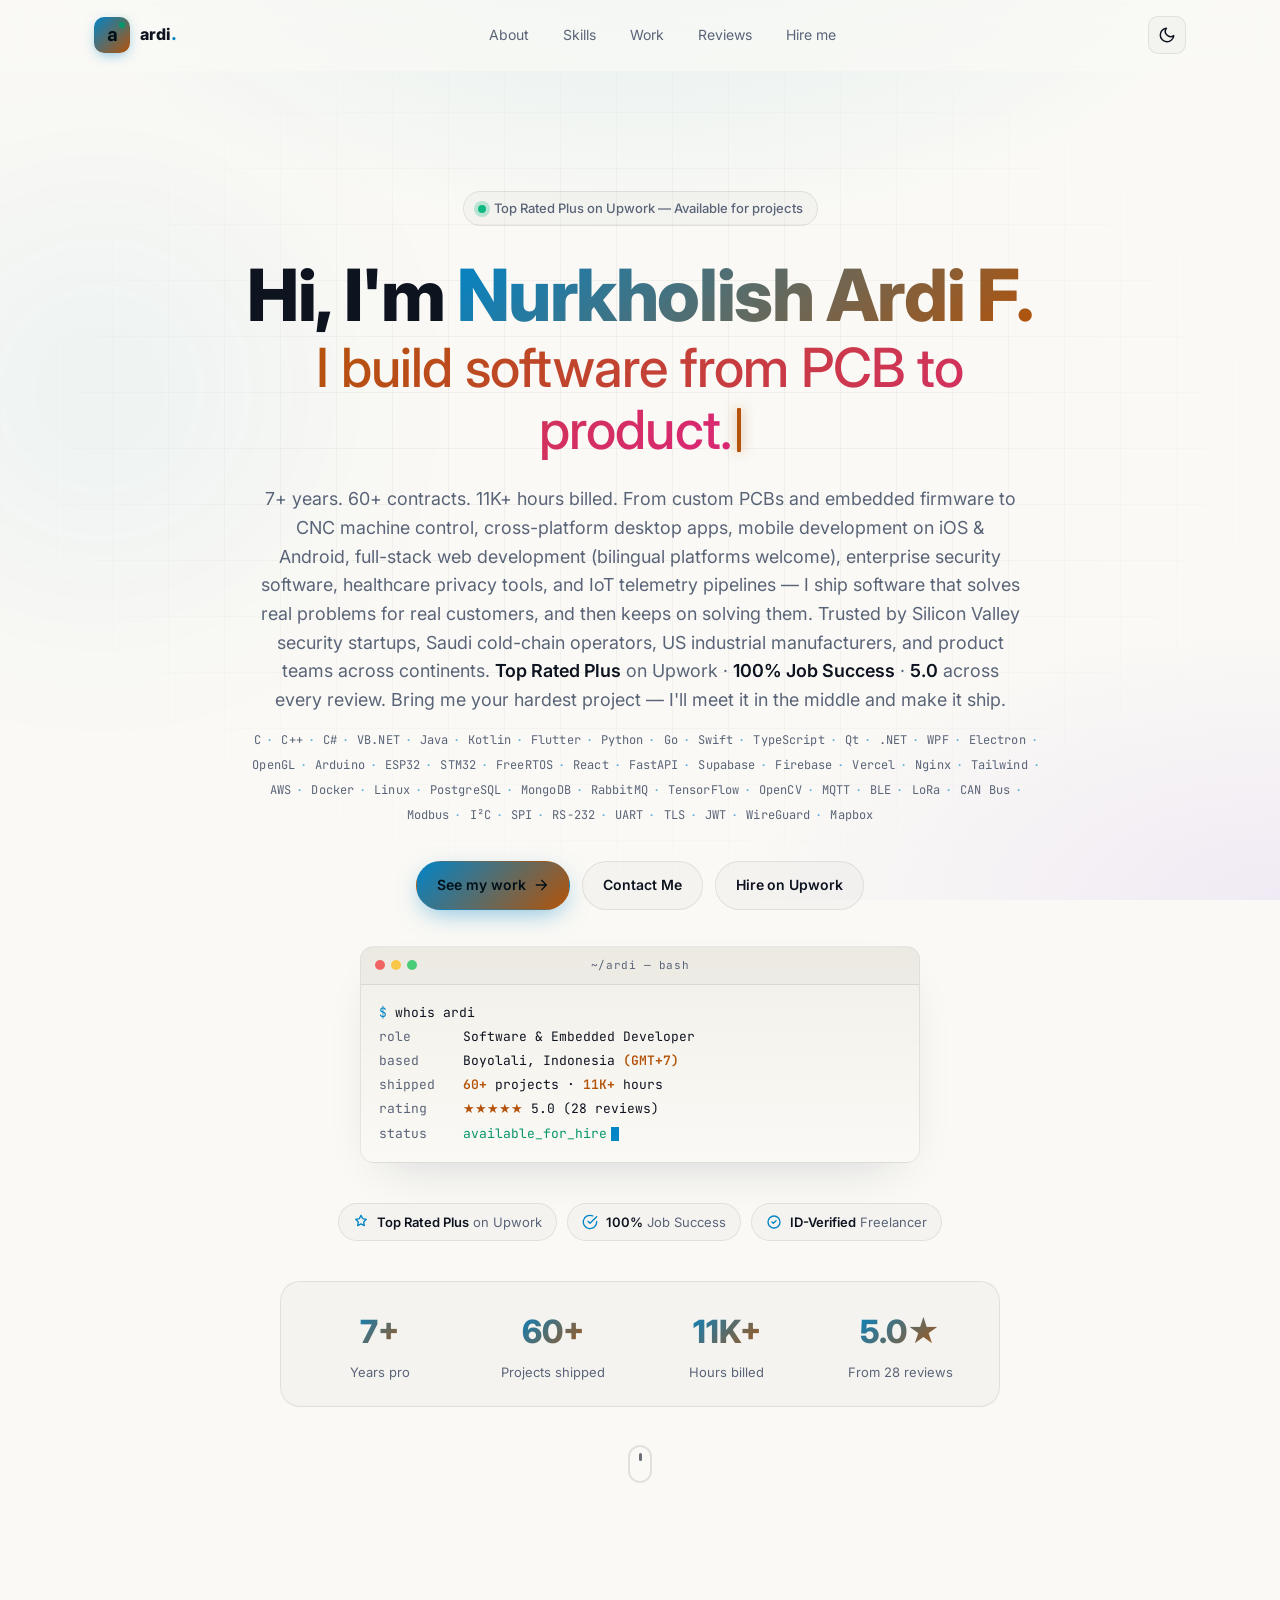
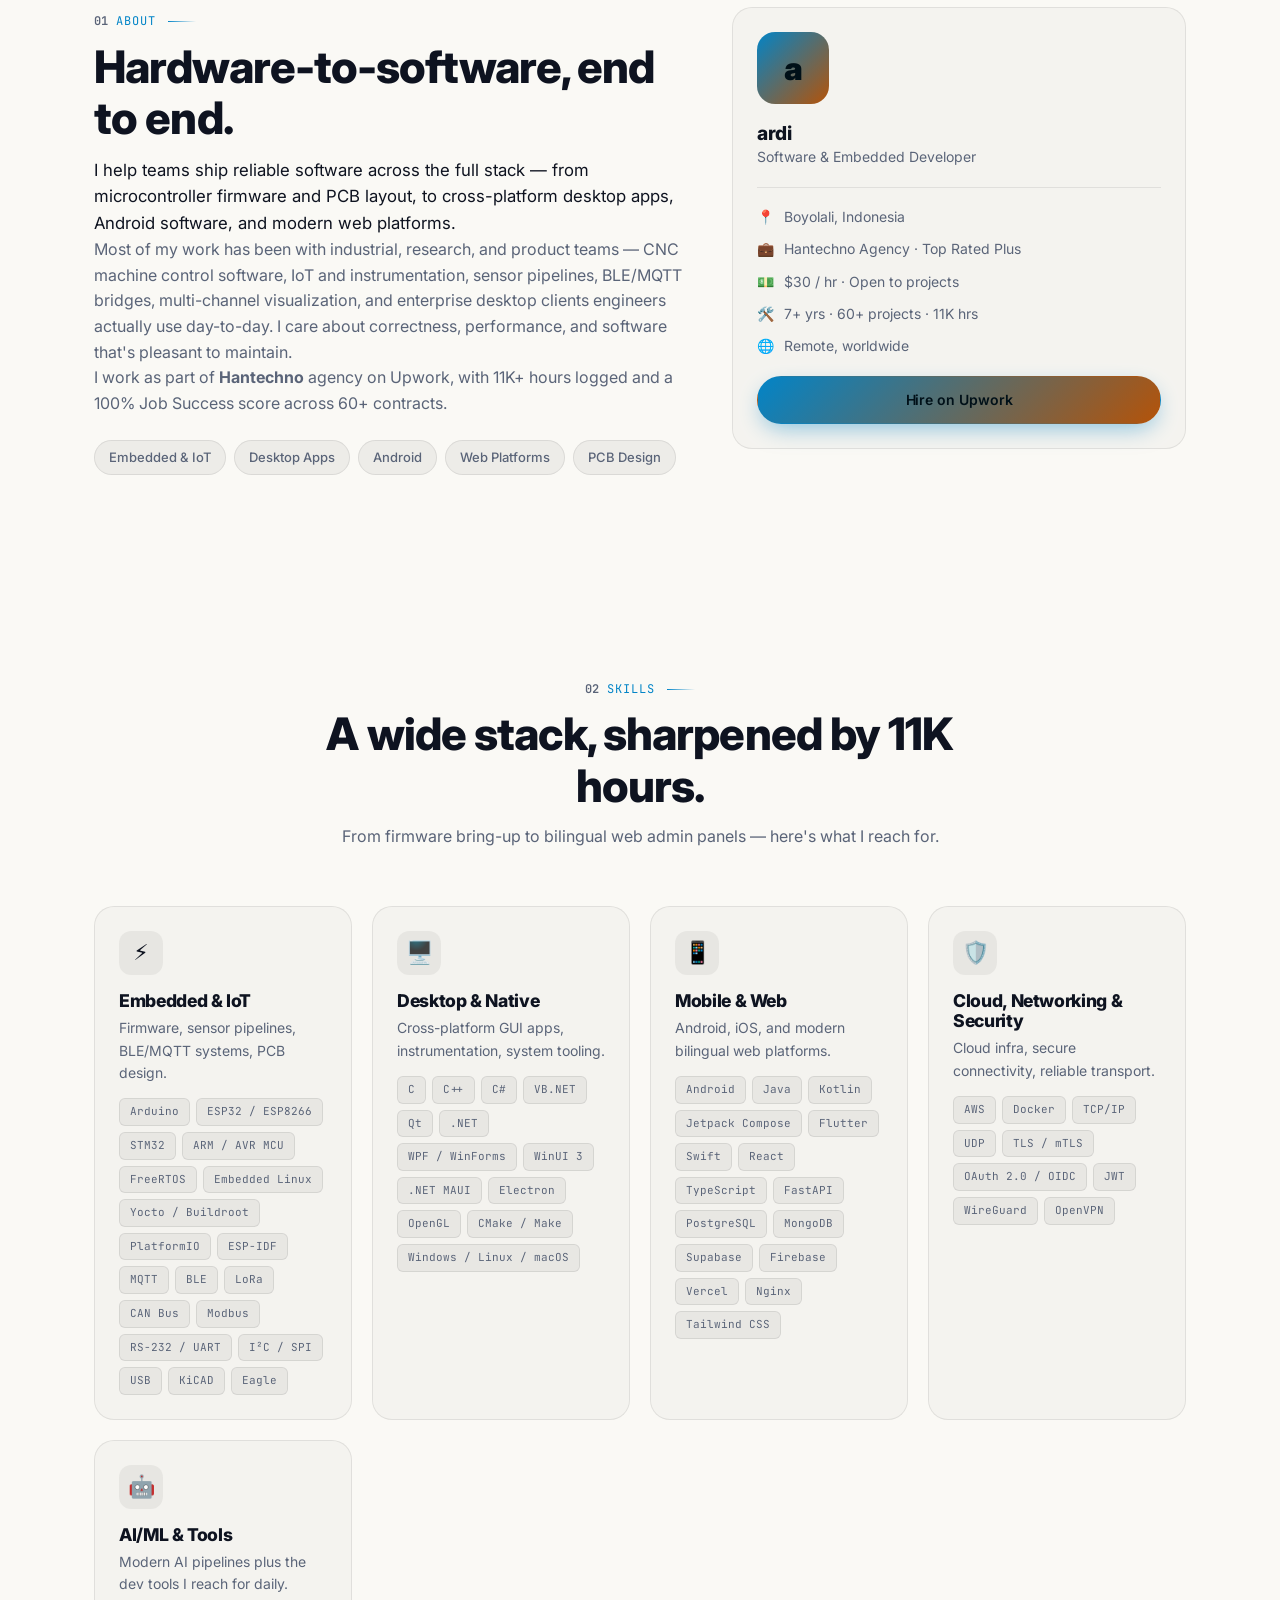
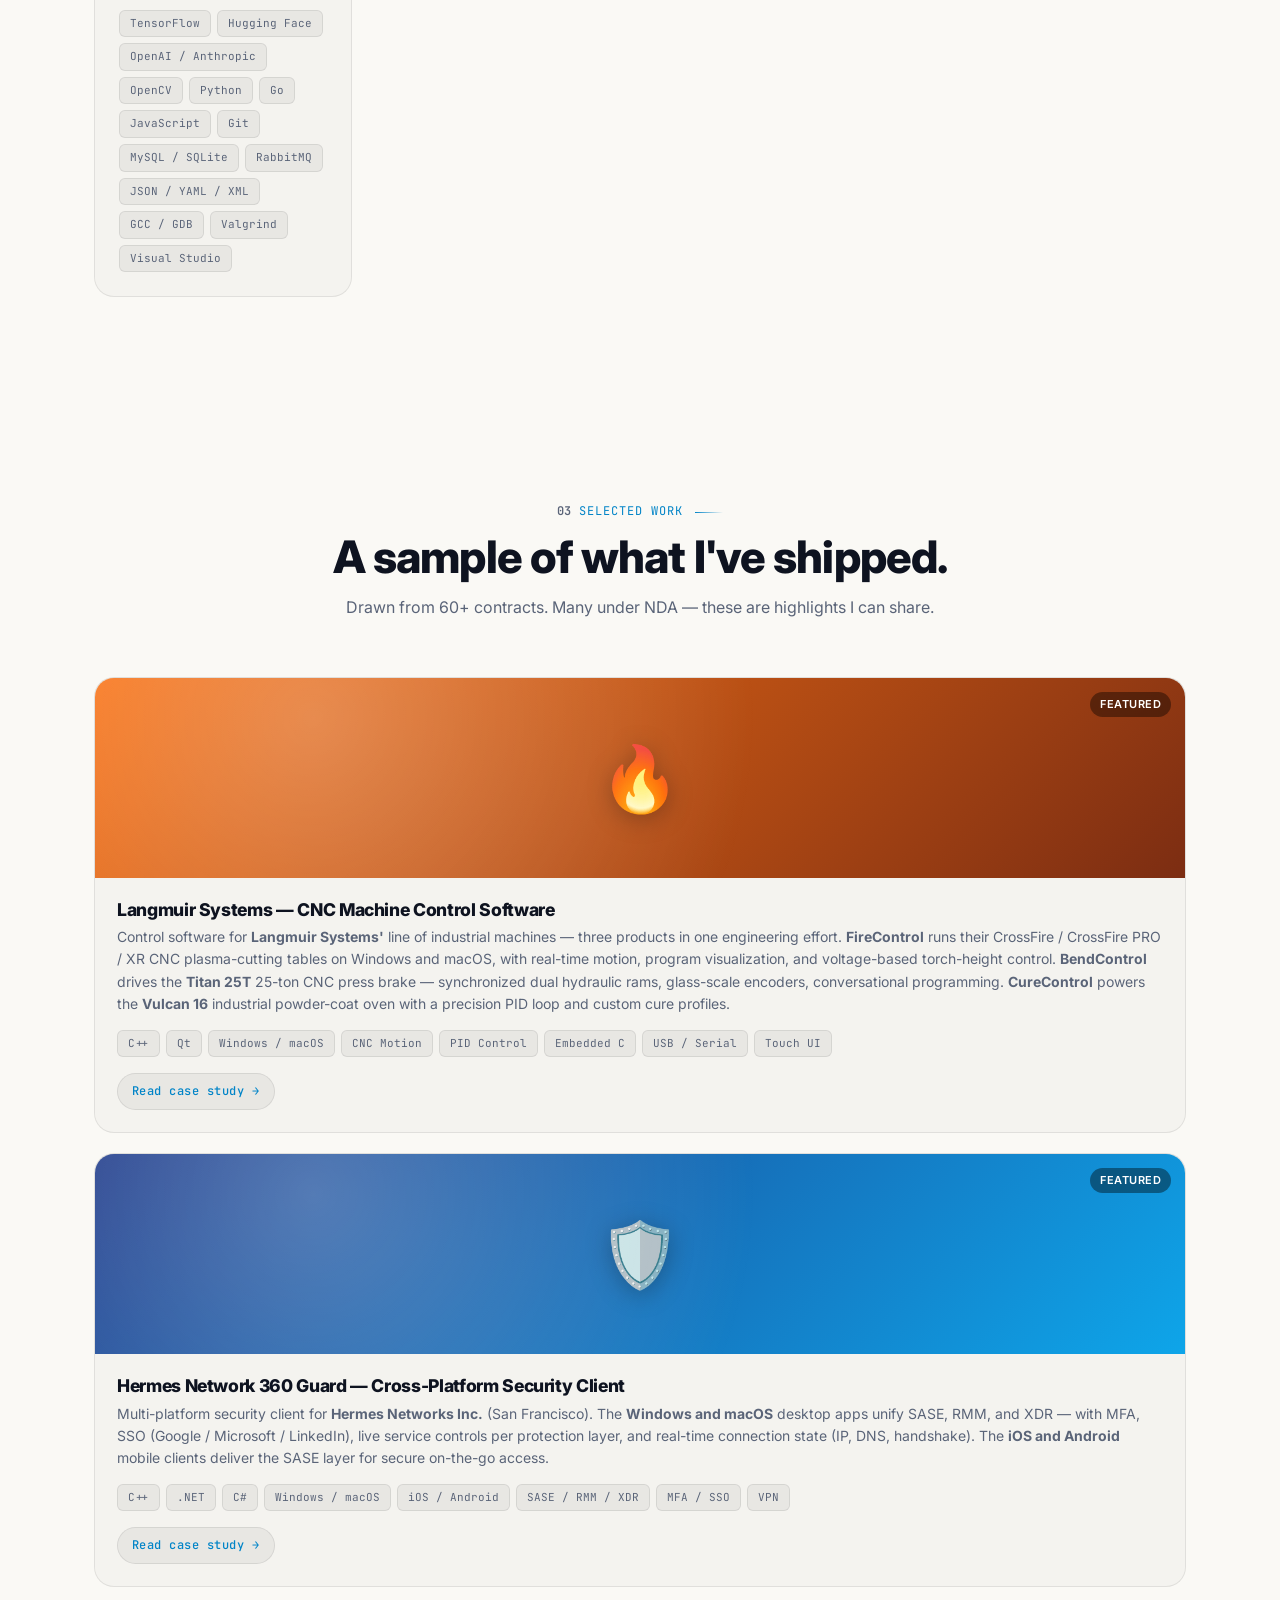
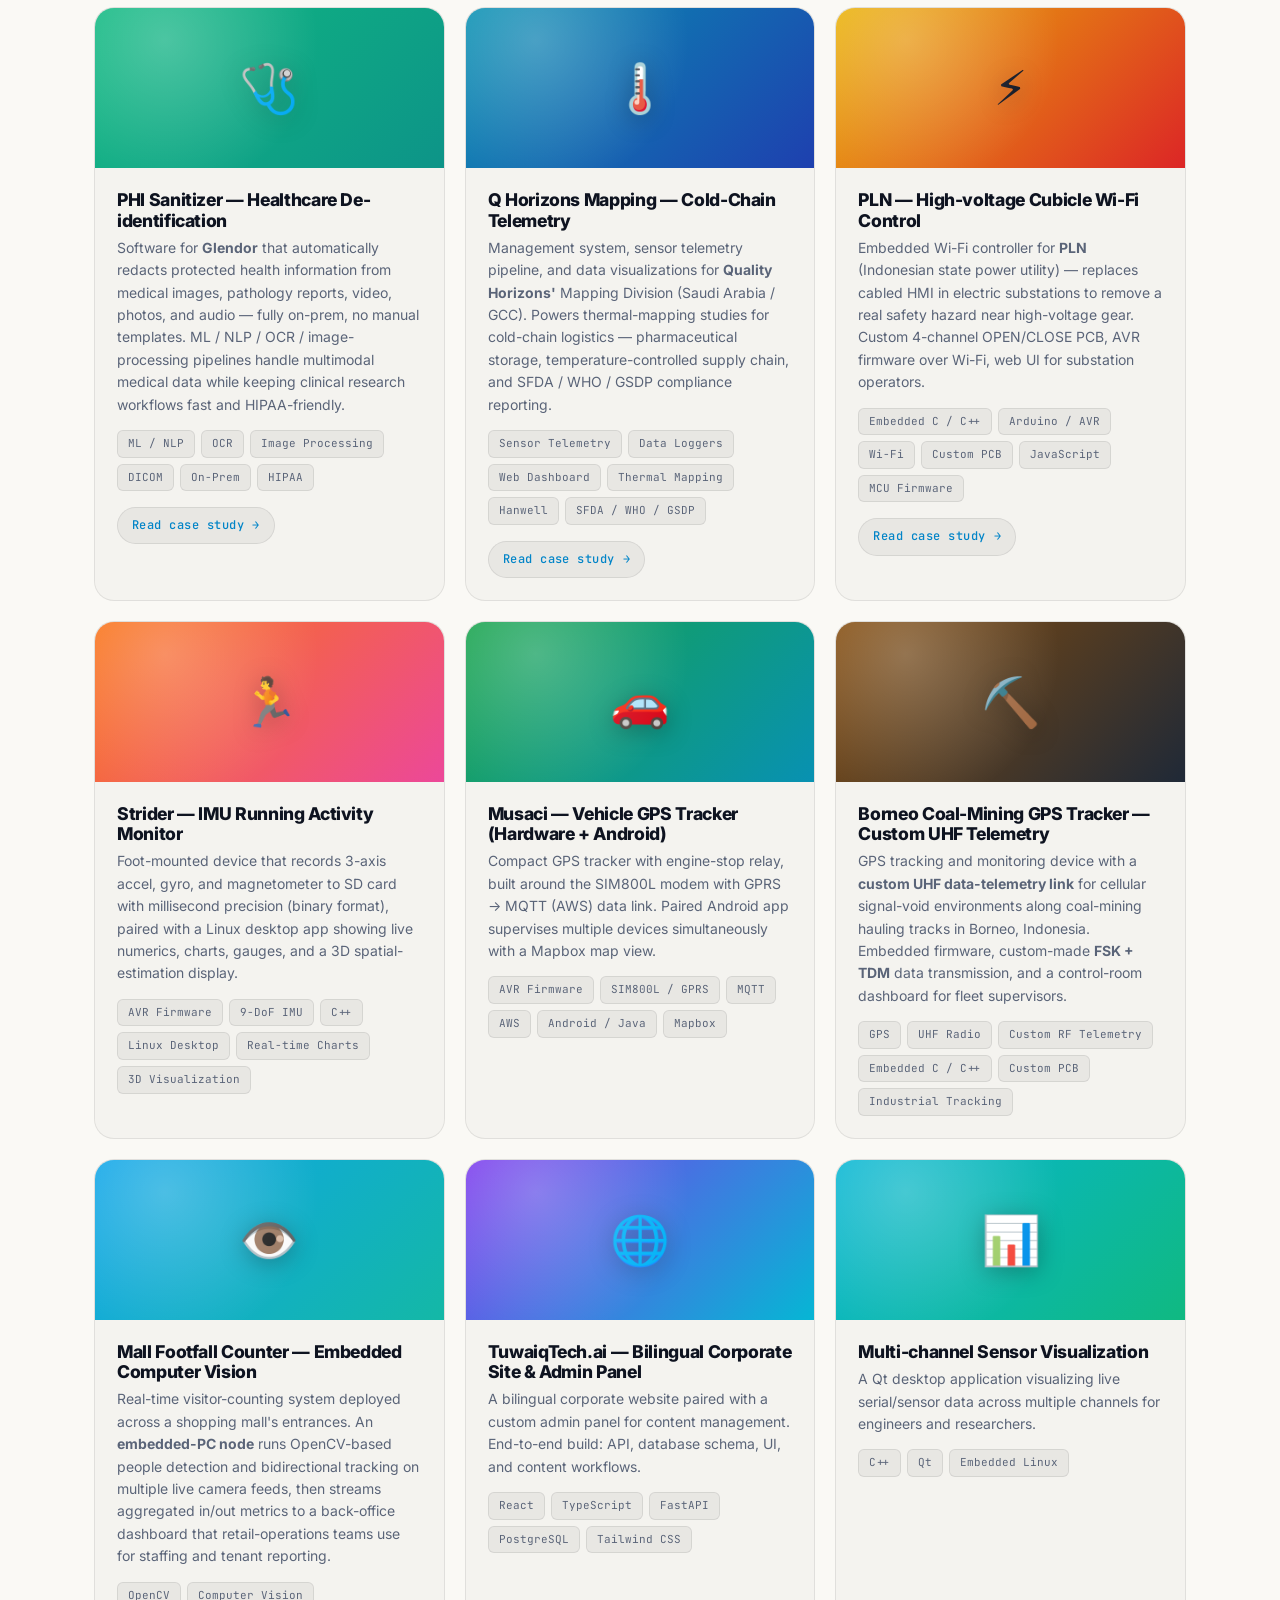
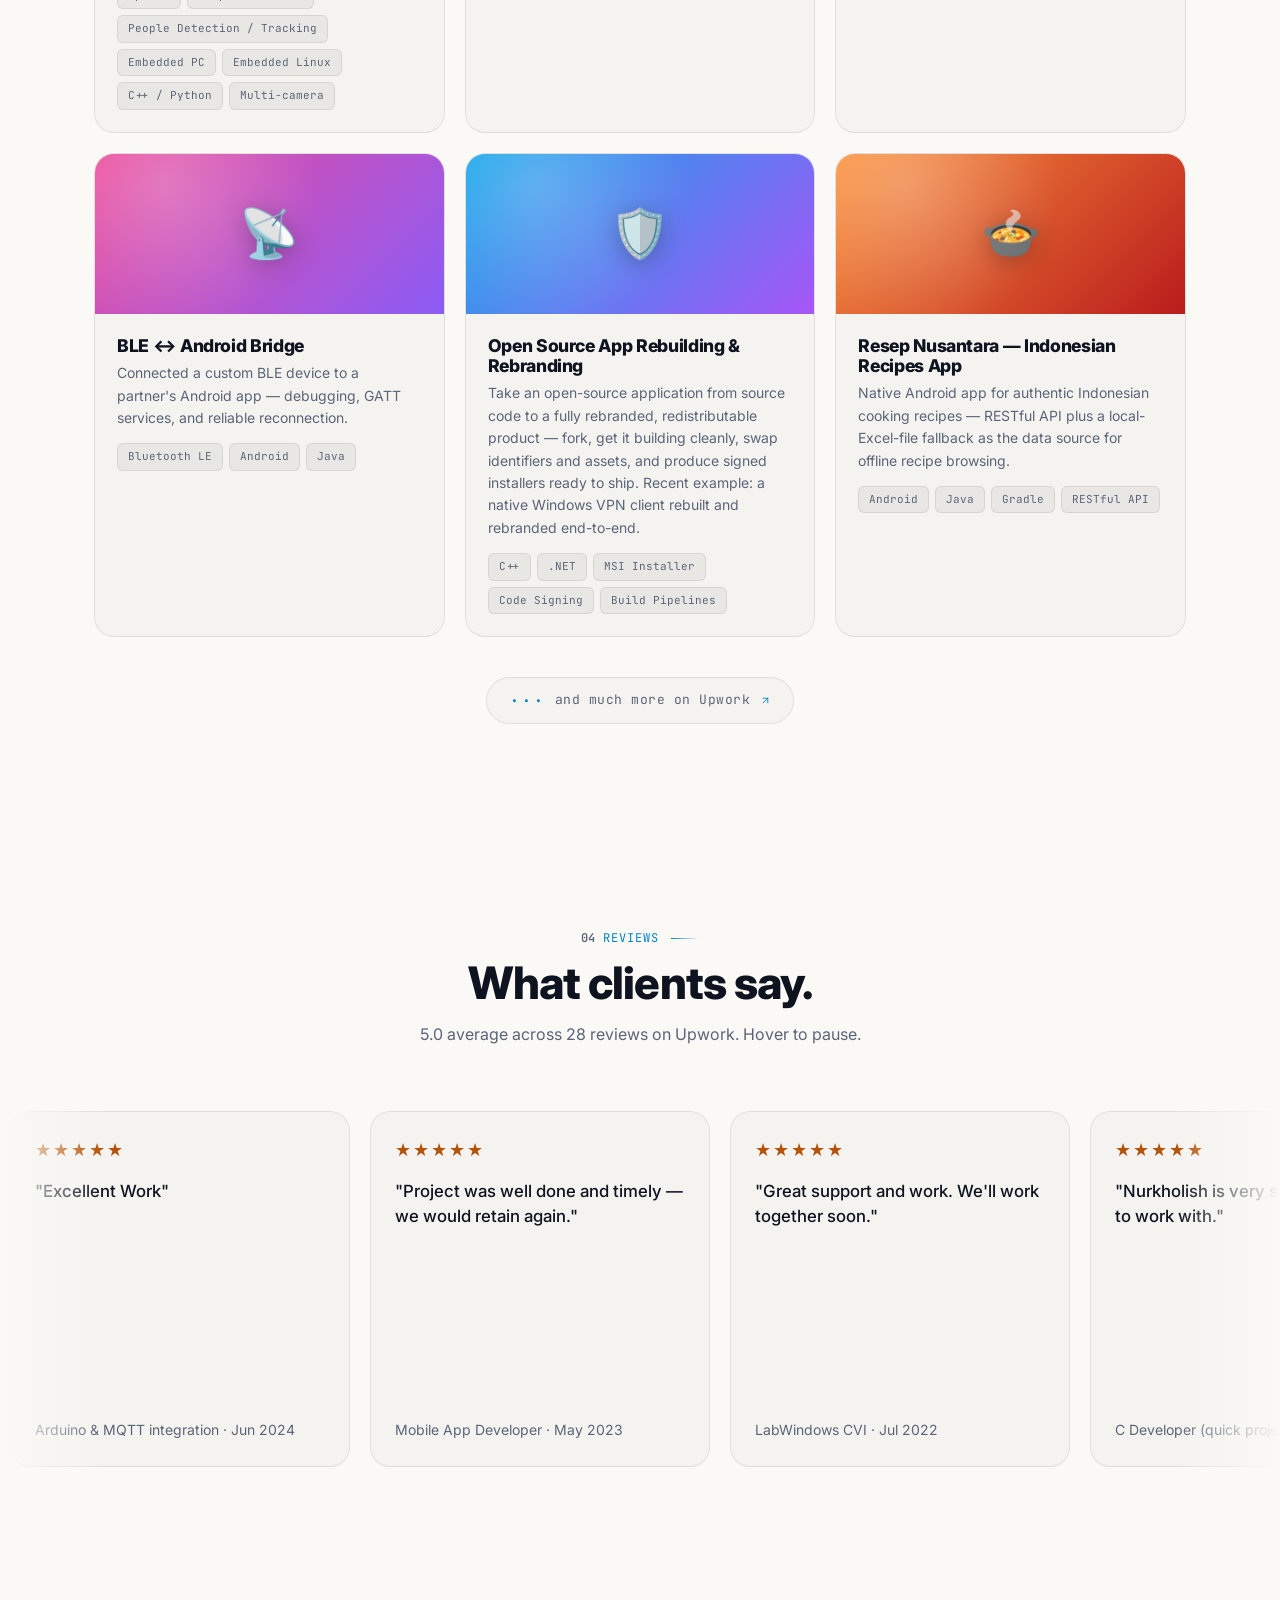
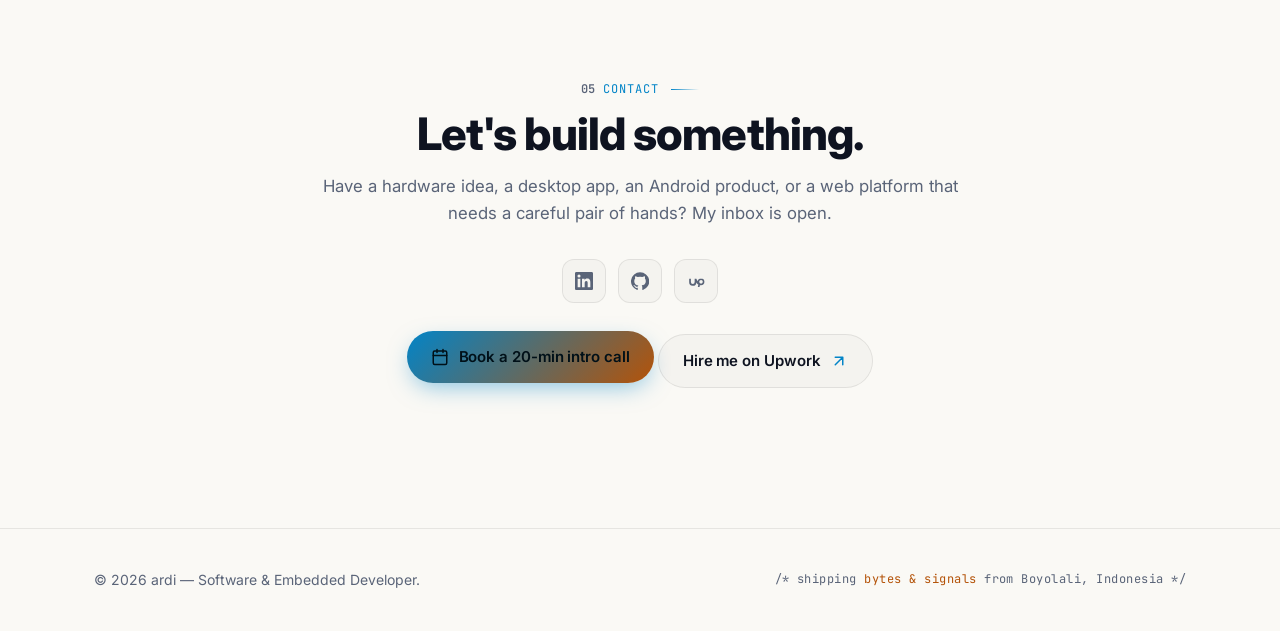
<file: index.html>
<!DOCTYPE html>
<html lang="en">
<head>
  <meta charset="UTF-8" />
  <meta name="viewport" content="width=device-width, initial-scale=1.0" />
  <meta name="description" content="ardi — Software & Embedded Developer. 7+ years shipping cross-platform desktop, Android, and IoT software. Top Rated Plus on Upwork." />
  <meta name="theme-color" content="#0b0f1a" />

  <meta property="og:title" content="ardi — Software & Embedded Developer" />
  <meta property="og:description" content="7+ years building cross-platform desktop, Android, and IoT software. Top Rated Plus, 100% Job Success on Upwork." />
  <meta property="og:type" content="website" />
  <meta property="og:url" content="https://ardika.github.io/" />
  <meta property="og:image" content="https://ardika.github.io/og.svg" />
  <meta property="og:image:width" content="1200" />
  <meta property="og:image:height" content="630" />
  <meta property="og:image:alt" content="Nurkholish Ardi F. — Top Rated Plus Software & Embedded Developer" />
  <meta name="twitter:card" content="summary_large_image" />
  <meta name="twitter:image" content="https://ardika.github.io/og.svg" />
  <meta name="twitter:title" content="ardi — Software & Embedded Developer" />
  <meta name="twitter:description" content="7+ years. 60+ projects. 11K+ hours. From custom PCBs to enterprise security. Top Rated Plus on Upwork." />

  <title>ardi — Software & Embedded Developer</title>

  <link rel="icon" href="data:image/svg+xml,%3Csvg xmlns='http://www.w3.org/2000/svg' viewBox='0 0 64 64'%3E%3Crect width='64' height='64' rx='14' fill='%2338bdf8'/%3E%3Ctext x='50%25' y='62%25' text-anchor='middle' font-family='ui-monospace,monospace' font-size='42' font-weight='800' fill='%23001018'%3Ea%3C/text%3E%3Ccircle cx='48' cy='16' r='5' fill='%2334d399'/%3E%3C/svg%3E" />

  <link rel="preconnect" href="https://fonts.googleapis.com" />
  <link rel="preconnect" href="https://fonts.gstatic.com" crossorigin />
  <link href="https://fonts.googleapis.com/css2?family=Inter:wght@400;500;600;700;800;900&family=JetBrains+Mono:wght@400;500&display=swap" rel="stylesheet" />

  <link rel="stylesheet" href="./styles.css" />
</head>
<body>
  <a href="#main" class="skip-link">Skip to content</a>

  <div class="bg-grid" aria-hidden="true"></div>
  <div class="bg-glow" aria-hidden="true"></div>

  <header class="nav" id="nav">
    <div class="container nav-inner">
      <a href="#home" class="brand" aria-label="ardi — home">
        <span class="brand-mark" aria-hidden="true">a</span>
        <span class="brand-text">ardi</span>
      </a>
      <nav class="nav-links" aria-label="Primary">
        <a href="#about">About</a>
        <a href="#skills">Skills</a>
        <a href="#projects">Work</a>
        <a href="#testimonials">Reviews</a>
        <a href="#contact">Hire me</a>
      </nav>
      <button class="theme-toggle" id="themeToggle" aria-label="Toggle theme">
        <svg class="icon-sun" viewBox="0 0 24 24" fill="none" stroke="currentColor" stroke-width="2" stroke-linecap="round" stroke-linejoin="round" aria-hidden="true"><circle cx="12" cy="12" r="4"/><path d="M12 2v2M12 20v2M4.93 4.93l1.41 1.41M17.66 17.66l1.41 1.41M2 12h2M20 12h2M4.93 19.07l1.41-1.41M17.66 6.34l1.41-1.41"/></svg>
        <svg class="icon-moon" viewBox="0 0 24 24" fill="none" stroke="currentColor" stroke-width="2" stroke-linecap="round" stroke-linejoin="round" aria-hidden="true"><path d="M21 12.79A9 9 0 1 1 11.21 3 7 7 0 0 0 21 12.79z"/></svg>
      </button>
      <button class="menu-toggle" id="menuToggle" aria-label="Open menu" aria-expanded="false">
        <span></span><span></span><span></span>
      </button>
    </div>
  </header>

  <main id="main">

    <section id="home" class="hero">
      <div class="container hero-inner">
        <p class="eyebrow reveal">
          <span class="dot"></span>Top Rated Plus on Upwork — Available for projects
        </p>
        <h1 class="hero-title reveal">
          <span class="hero-line">Hi,&nbsp;I'm <span class="grad">Nurkholish Ardi F.</span></span>
          <span class="hero-line typing-line"><span class="grad-2 typing-text" aria-live="polite"></span><span class="type-cursor" aria-hidden="true"></span></span>
        </h1>
        <p class="hero-sub reveal">
          7+ years. 60+ contracts. 11K+ hours billed. From custom PCBs and embedded firmware
          to CNC machine control, cross-platform desktop apps, mobile development on iOS &amp;
          Android, full-stack web development (bilingual platforms welcome), enterprise security
          software, healthcare privacy tools, and IoT telemetry pipelines — I ship software that
          solves real problems for real customers, and then keeps on solving them.
          Trusted by Silicon Valley security startups, Saudi cold-chain operators,
          US industrial manufacturers, and product teams across continents.
          <strong>Top Rated Plus</strong> on Upwork · <strong>100% Job Success</strong> ·
          <strong>5.0</strong> across every review. Bring me your hardest project — I'll meet
          it in the middle and make it ship.
        </p>
        <p class="hero-stack reveal" aria-label="Technology stack">
          <span>C</span><span>C++</span><span>C#</span><span>VB.NET</span><span>Java</span><span>Kotlin</span><span>Flutter</span><span>Python</span><span>Go</span><span>Swift</span><span>TypeScript</span><span>Qt</span><span>.NET</span><span>WPF</span><span>Electron</span><span>OpenGL</span><span>Arduino</span><span>ESP32</span><span>STM32</span><span>FreeRTOS</span><span>React</span><span>FastAPI</span><span>Supabase</span><span>Firebase</span><span>Vercel</span><span>Nginx</span><span>Tailwind</span><span>AWS</span><span>Docker</span><span>Linux</span><span>PostgreSQL</span><span>MongoDB</span><span>RabbitMQ</span><span>TensorFlow</span><span>OpenCV</span><span>MQTT</span><span>BLE</span><span>LoRa</span><span>CAN&nbsp;Bus</span><span>Modbus</span><span>I²C</span><span>SPI</span><span>RS-232</span><span>UART</span><span>TLS</span><span>JWT</span><span>WireGuard</span><span>Mapbox</span>
        </p>
        <div class="hero-cta reveal">
          <a href="#projects" class="btn btn-primary">See my work
            <svg viewBox="0 0 24 24" fill="none" stroke="currentColor" stroke-width="2" stroke-linecap="round" stroke-linejoin="round" aria-hidden="true"><path d="M5 12h14M13 5l7 7-7 7"/></svg>
          </a>
          <a href="#contact" class="btn btn-ghost">Contact Me</a>
          <a href="https://www.upwork.com/freelancers/~0115eeeb46767c37cb" target="_blank" rel="noopener" class="btn btn-ghost">Hire on Upwork</a>
        </div>

        <div class="console reveal" aria-label="About snapshot">
          <div class="console-bar">
            <span class="dots" aria-hidden="true"><span></span><span></span><span></span></span>
            <span class="title">~/ardi — bash</span>
            <span style="width:42px"></span>
          </div>
          <div class="console-body">
            <div><span class="prompt">$</span> <span class="cmd">whois ardi</span></div>
            <div><span class="key">role</span><span class="val">Software &amp; Embedded Developer</span></div>
            <div><span class="key">based</span><span class="val">Boyolali, Indonesia <span class="pop">(GMT+7)</span></span></div>
            <div><span class="key">shipped</span><span class="val"><span class="pop">60+</span> projects · <span class="pop">11K+</span> hours</span></div>
            <div><span class="key">rating</span><span class="val"><span class="star">★★★★★</span> 5.0 (28 reviews)</span></div>
            <div><span class="key">status</span><span class="val"><span class="ok">available_for_hire</span><span class="cursor"></span></span></div>
          </div>
        </div>

        <div class="badges reveal">
          <div class="badge">
            <svg viewBox="0 0 24 24" fill="none" stroke="currentColor" stroke-width="2" stroke-linecap="round" stroke-linejoin="round" aria-hidden="true"><path d="M12 2l2.39 4.84L20 8l-4 3.9.94 5.5L12 14.77 7.06 17.4 8 11.9 4 8l5.61-1.16L12 2z"/></svg>
            <span><strong>Top Rated Plus</strong> on Upwork</span>
          </div>
          <div class="badge">
            <svg viewBox="0 0 24 24" fill="none" stroke="currentColor" stroke-width="2" stroke-linecap="round" stroke-linejoin="round" aria-hidden="true"><path d="M22 11.08V12a10 10 0 1 1-5.93-9.14"/><polyline points="22 4 12 14.01 9 11.01"/></svg>
            <span><strong>100%</strong> Job Success</span>
          </div>
          <div class="badge">
            <svg viewBox="0 0 24 24" fill="none" stroke="currentColor" stroke-width="2" stroke-linecap="round" stroke-linejoin="round" aria-hidden="true"><path d="M9 12l2 2 4-4M21 12a9 9 0 1 1-18 0 9 9 0 0 1 18 0z"/></svg>
            <span><strong>ID-Verified</strong> Freelancer</span>
          </div>
        </div>

        <div class="hero-stats reveal">
          <div class="stat">
            <span class="stat-num">7+</span>
            <span class="stat-label">Years pro</span>
          </div>
          <div class="stat">
            <span class="stat-num">60+</span>
            <span class="stat-label">Projects shipped</span>
          </div>
          <div class="stat">
            <span class="stat-num">11K+</span>
            <span class="stat-label">Hours billed</span>
          </div>
          <div class="stat">
            <span class="stat-num">5.0★</span>
            <span class="stat-label">From 28 reviews</span>
          </div>
        </div>
      </div>

      <div class="scroll-hint" aria-hidden="true">
        <span></span>
      </div>
    </section>

    <section id="about" class="section about">
      <div class="container about-grid">
        <div class="about-left reveal">
          <p class="section-eyebrow" data-num="01">About</p>
          <h2 class="section-title">Hardware-to-software, end to end.</h2>
          <p class="lead">
            I help teams ship reliable software across the full stack — from microcontroller firmware
            and PCB layout, to cross-platform desktop apps, Android software, and modern web platforms.
          </p>
          <p class="muted">
            Most of my work has been with industrial, research, and product teams — CNC machine
            control software, IoT and instrumentation, sensor pipelines, BLE/MQTT bridges,
            multi-channel visualization, and enterprise desktop clients engineers actually use
            day-to-day. I care about correctness, performance, and software that's pleasant
            to maintain.
          </p>
          <p class="muted">
            I work as part of <strong>Hantechno</strong> agency on Upwork, with 11K+ hours logged and
            a 100% Job Success score across 60+ contracts.
          </p>
          <div class="about-tags">
            <span class="tag">Embedded &amp; IoT</span>
            <span class="tag">Desktop Apps</span>
            <span class="tag">Android</span>
            <span class="tag">Web Platforms</span>
            <span class="tag">PCB Design</span>
          </div>
        </div>
        <div class="about-right reveal">
          <div class="card profile-card">
            <div class="avatar">a</div>
            <div class="profile-meta">
              <h3>ardi</h3>
              <p class="muted small">Software &amp; Embedded Developer</p>
            </div>
            <ul class="profile-list">
              <li><span>📍</span> Boyolali, Indonesia</li>
              <li><span>💼</span> Hantechno Agency · Top Rated Plus</li>
              <li><span>💵</span> $30 / hr · Open to projects</li>
              <li><span>🛠️</span> 7+ yrs · 60+ projects · 11K hrs</li>
              <li><span>🌐</span> Remote, worldwide</li>
            </ul>
            <a href="https://www.upwork.com/freelancers/~0115eeeb46767c37cb" target="_blank" rel="noopener" class="btn btn-primary btn-block">Hire on Upwork</a>
          </div>
        </div>
      </div>
    </section>

    <section id="skills" class="section skills">
      <div class="container">
        <div class="section-head reveal">
          <p class="section-eyebrow" data-num="02">Skills</p>
          <h2 class="section-title">A wide stack, sharpened by 11K hours.</h2>
          <p class="muted">From firmware bring-up to bilingual web admin panels — here's what I reach for.</p>
        </div>

        <div class="skills-grid">
          <div class="card skill reveal">
            <div class="skill-icon">⚡</div>
            <h3>Embedded &amp; IoT</h3>
            <p class="muted small">Firmware, sensor pipelines, BLE/MQTT systems, PCB design.</p>
            <div class="chips">
              <span class="chip">Arduino</span>
              <span class="chip">ESP32 / ESP8266</span>
              <span class="chip">STM32</span>
              <span class="chip">ARM / AVR MCU</span>
              <span class="chip">FreeRTOS</span>
              <span class="chip">Embedded Linux</span>
              <span class="chip">Yocto / Buildroot</span>
              <span class="chip">PlatformIO</span>
              <span class="chip">ESP-IDF</span>
              <span class="chip">MQTT</span>
              <span class="chip">BLE</span>
              <span class="chip">LoRa</span>
              <span class="chip">CAN Bus</span>
              <span class="chip">Modbus</span>
              <span class="chip">RS-232 / UART</span>
              <span class="chip">I²C / SPI</span>
              <span class="chip">USB</span>
              <span class="chip">KiCAD</span>
              <span class="chip">Eagle</span>
            </div>
          </div>

          <div class="card skill reveal">
            <div class="skill-icon">🖥️</div>
            <h3>Desktop &amp; Native</h3>
            <p class="muted small">Cross-platform GUI apps, instrumentation, system tooling.</p>
            <div class="chips">
              <span class="chip">C</span>
              <span class="chip">C++</span>
              <span class="chip">C#</span>
              <span class="chip">VB.NET</span>
              <span class="chip">Qt</span>
              <span class="chip">.NET</span>
              <span class="chip">WPF / WinForms</span>
              <span class="chip">WinUI 3</span>
              <span class="chip">.NET MAUI</span>
              <span class="chip">Electron</span>
              <span class="chip">OpenGL</span>
              <span class="chip">CMake / Make</span>
              <span class="chip">Windows / Linux / macOS</span>
            </div>
          </div>

          <div class="card skill reveal">
            <div class="skill-icon">📱</div>
            <h3>Mobile &amp; Web</h3>
            <p class="muted small">Android, iOS, and modern bilingual web platforms.</p>
            <div class="chips">
              <span class="chip">Android</span>
              <span class="chip">Java</span>
              <span class="chip">Kotlin</span>
              <span class="chip">Jetpack Compose</span>
              <span class="chip">Flutter</span>
              <span class="chip">Swift</span>
              <span class="chip">React</span>
              <span class="chip">TypeScript</span>
              <span class="chip">FastAPI</span>
              <span class="chip">PostgreSQL</span>
              <span class="chip">MongoDB</span>
              <span class="chip">Supabase</span>
              <span class="chip">Firebase</span>
              <span class="chip">Vercel</span>
              <span class="chip">Nginx</span>
              <span class="chip">Tailwind CSS</span>
            </div>
          </div>

          <div class="card skill reveal">
            <div class="skill-icon">🛡️</div>
            <h3>Cloud, Networking &amp; Security</h3>
            <p class="muted small">Cloud infra, secure connectivity, reliable transport.</p>
            <div class="chips">
              <span class="chip">AWS</span>
              <span class="chip">Docker</span>
              <span class="chip">TCP/IP</span>
              <span class="chip">UDP</span>
              <span class="chip">TLS / mTLS</span>
              <span class="chip">OAuth 2.0 / OIDC</span>
              <span class="chip">JWT</span>
              <span class="chip">WireGuard</span>
              <span class="chip">OpenVPN</span>
            </div>
          </div>

          <div class="card skill reveal">
            <div class="skill-icon">🤖</div>
            <h3>AI/ML &amp; Tools</h3>
            <p class="muted small">Modern AI pipelines plus the dev tools I reach for daily.</p>
            <div class="chips">
              <span class="chip">TensorFlow</span>
              <span class="chip">Hugging Face</span>
              <span class="chip">OpenAI / Anthropic</span>
              <span class="chip">OpenCV</span>
              <span class="chip">Python</span>
              <span class="chip">Go</span>
              <span class="chip">JavaScript</span>
              <span class="chip">Git</span>
              <span class="chip">MySQL / SQLite</span>
              <span class="chip">RabbitMQ</span>
              <span class="chip">JSON / YAML / XML</span>
              <span class="chip">GCC / GDB</span>
              <span class="chip">Valgrind</span>
              <span class="chip">Visual Studio</span>
            </div>
          </div>
        </div>
      </div>
    </section>

    <section id="projects" class="section projects">
      <div class="container">
        <div class="section-head reveal">
          <p class="section-eyebrow" data-num="03">Selected work</p>
          <h2 class="section-title">A sample of what I've shipped.</h2>
          <p class="muted">Drawn from 60+ contracts. Many under NDA — these are highlights I can share.</p>
        </div>

        <div class="projects-grid">
          <article class="card project featured reveal">
            <div class="project-cover" style="--c1:#f97316;--c2:#7c2d12;">
              <span class="project-emoji">🔥</span>
              <span class="badge-pill">Featured</span>
            </div>
            <div class="project-body">
              <h3>Langmuir Systems — CNC Machine Control Software</h3>
              <p class="muted small">Control software for <strong>Langmuir Systems'</strong> line of industrial machines — three products in one engineering effort. <strong>FireControl</strong> runs their CrossFire / CrossFire PRO / XR CNC plasma-cutting tables on Windows and macOS, with real-time motion, program visualization, and voltage-based torch-height control. <strong>BendControl</strong> drives the <strong>Titan 25T</strong> 25-ton CNC press brake — synchronized dual hydraulic rams, glass-scale encoders, conversational programming. <strong>CureControl</strong> powers the <strong>Vulcan 16</strong> industrial powder-coat oven with a precision PID loop and custom cure profiles.</p>
              <div class="chips">
                <span class="chip">C++</span>
                <span class="chip">Qt</span>
                <span class="chip">Windows / macOS</span>
                <span class="chip">CNC Motion</span>
                <span class="chip">PID Control</span>
                <span class="chip">Embedded C</span>
                <span class="chip">USB / Serial</span>
                <span class="chip">Touch UI</span>
              </div>
              <a href="case-studies/langmuir/" class="case-link">Read case study <span class="case-arrow" aria-hidden="true">→</span></a>
            </div>
          </article>

          <article class="card project featured reveal">
            <div class="project-cover" style="--c1:#1e3a8a;--c2:#0ea5e9;">
              <span class="project-emoji">🛡️</span>
              <span class="badge-pill">Featured</span>
            </div>
            <div class="project-body">
              <h3>Hermes Network 360 Guard — Cross-Platform Security Client</h3>
              <p class="muted small">Multi-platform security client for <strong>Hermes Networks Inc.</strong> (San Francisco). The <strong>Windows and macOS</strong> desktop apps unify SASE, RMM, and XDR — with MFA, SSO (Google / Microsoft / LinkedIn), live service controls per protection layer, and real-time connection state (IP, DNS, handshake). The <strong>iOS and Android</strong> mobile clients deliver the SASE layer for secure on-the-go access.</p>
              <div class="chips">
                <span class="chip">C++</span>
                <span class="chip">.NET</span>
                <span class="chip">C#</span>
                <span class="chip">Windows / macOS</span>
                <span class="chip">iOS / Android</span>
                <span class="chip">SASE / RMM / XDR</span>
                <span class="chip">MFA / SSO</span>
                <span class="chip">VPN</span>
              </div>
              <a href="case-studies/hermes/" class="case-link">Read case study <span class="case-arrow" aria-hidden="true">→</span></a>
            </div>
          </article>

          <article class="card project reveal">
            <div class="project-cover" style="--c1:#10b981;--c2:#0d9488;">
              <span class="project-emoji">🩺</span>
            </div>
            <div class="project-body">
              <h3>PHI Sanitizer — Healthcare De-identification</h3>
              <p class="muted small">Software for <strong>Glendor</strong> that automatically redacts protected health information from medical images, pathology reports, video, photos, and audio — fully on-prem, no manual templates. ML / NLP / OCR / image-processing pipelines handle multimodal medical data while keeping clinical research workflows fast and HIPAA-friendly.</p>
              <div class="chips">
                <span class="chip">ML / NLP</span>
                <span class="chip">OCR</span>
                <span class="chip">Image Processing</span>
                <span class="chip">DICOM</span>
                <span class="chip">On-Prem</span>
                <span class="chip">HIPAA</span>
              </div>
              <a href="case-studies/glendor/" class="case-link">Read case study <span class="case-arrow" aria-hidden="true">→</span></a>
            </div>
          </article>

          <article class="card project reveal">
            <div class="project-cover" style="--c1:#0891b2;--c2:#1e40af;">
              <span class="project-emoji">🌡️</span>
            </div>
            <div class="project-body">
              <h3>Q Horizons Mapping — Cold-Chain Telemetry</h3>
              <p class="muted small">Management system, sensor telemetry pipeline, and data visualizations for <strong>Quality Horizons'</strong> Mapping Division (Saudi Arabia / GCC). Powers thermal-mapping studies for cold-chain logistics — pharmaceutical storage, temperature-controlled supply chain, and SFDA / WHO / GSDP compliance reporting.</p>
              <div class="chips">
                <span class="chip">Sensor Telemetry</span>
                <span class="chip">Data Loggers</span>
                <span class="chip">Web Dashboard</span>
                <span class="chip">Thermal Mapping</span>
                <span class="chip">Hanwell</span>
                <span class="chip">SFDA / WHO / GSDP</span>
              </div>
              <a href="case-studies/qhorizons/" class="case-link">Read case study <span class="case-arrow" aria-hidden="true">→</span></a>
            </div>
          </article>

          <article class="card project reveal">
            <div class="project-cover" style="--c1:#eab308;--c2:#dc2626;">
              <span class="project-emoji">⚡</span>
            </div>
            <div class="project-body">
              <h3>PLN — High-voltage Cubicle Wi-Fi Control</h3>
              <p class="muted small">Embedded Wi-Fi controller for <strong>PLN</strong> (Indonesian state power utility) — replaces cabled HMI in electric substations to remove a real safety hazard near high-voltage gear. Custom 4-channel OPEN/CLOSE PCB, AVR firmware over Wi-Fi, web UI for substation operators.</p>
              <div class="chips">
                <span class="chip">Embedded C / C++</span>
                <span class="chip">Arduino / AVR</span>
                <span class="chip">Wi-Fi</span>
                <span class="chip">Custom PCB</span>
                <span class="chip">JavaScript</span>
                <span class="chip">MCU Firmware</span>
              </div>
              <a href="case-studies/pln/" class="case-link">Read case study <span class="case-arrow" aria-hidden="true">→</span></a>
            </div>
          </article>

          <article class="card project reveal">
            <div class="project-cover" style="--c1:#f97316;--c2:#ec4899;">
              <span class="project-emoji">🏃</span>
            </div>
            <div class="project-body">
              <h3>Strider — IMU Running Activity Monitor</h3>
              <p class="muted small">Foot-mounted device that records 3-axis accel, gyro, and magnetometer to SD card with millisecond precision (binary format), paired with a Linux desktop app showing live numerics, charts, gauges, and a 3D spatial-estimation display.</p>
              <div class="chips">
                <span class="chip">AVR Firmware</span>
                <span class="chip">9-DoF IMU</span>
                <span class="chip">C++</span>
                <span class="chip">Linux Desktop</span>
                <span class="chip">Real-time Charts</span>
                <span class="chip">3D Visualization</span>
              </div>
            </div>
          </article>

          <article class="card project reveal">
            <div class="project-cover" style="--c1:#16a34a;--c2:#0891b2;">
              <span class="project-emoji">🚗</span>
            </div>
            <div class="project-body">
              <h3>Musaci — Vehicle GPS Tracker (Hardware + Android)</h3>
              <p class="muted small">Compact GPS tracker with engine-stop relay, built around the SIM800L modem with GPRS → MQTT (AWS) data link. Paired Android app supervises multiple devices simultaneously with a Mapbox map view.</p>
              <div class="chips">
                <span class="chip">AVR Firmware</span>
                <span class="chip">SIM800L / GPRS</span>
                <span class="chip">MQTT</span>
                <span class="chip">AWS</span>
                <span class="chip">Android / Java</span>
                <span class="chip">Mapbox</span>
              </div>
            </div>
          </article>

          <article class="card project reveal">
            <div class="project-cover" style="--c1:#854d0e;--c2:#1f2937;">
              <span class="project-emoji">⛏️</span>
            </div>
            <div class="project-body">
              <h3>Borneo Coal-Mining GPS Tracker — Custom UHF Telemetry</h3>
              <p class="muted small">GPS tracking and monitoring device with a <strong>custom UHF data-telemetry link</strong> for cellular signal-void environments along coal-mining hauling tracks in Borneo, Indonesia. Embedded firmware, custom-made <strong>FSK + TDM</strong> data transmission, and a control-room dashboard for fleet supervisors.</p>
              <div class="chips">
                <span class="chip">GPS</span>
                <span class="chip">UHF Radio</span>
                <span class="chip">Custom RF Telemetry</span>
                <span class="chip">Embedded C / C++</span>
                <span class="chip">Custom PCB</span>
                <span class="chip">Industrial Tracking</span>
              </div>
            </div>
          </article>

          <article class="card project reveal">
            <div class="project-cover" style="--c1:#0ea5e9;--c2:#14b8a6;">
              <span class="project-emoji">👁️</span>
            </div>
            <div class="project-body">
              <h3>Mall Footfall Counter — Embedded Computer Vision</h3>
              <p class="muted small">Real-time visitor-counting system deployed across a shopping mall's entrances. An <strong>embedded-PC node</strong> runs OpenCV-based people detection and bidirectional tracking on multiple live camera feeds, then streams aggregated in/out metrics to a back-office dashboard that retail-operations teams use for staffing and tenant reporting.</p>
              <div class="chips">
                <span class="chip">OpenCV</span>
                <span class="chip">Computer Vision</span>
                <span class="chip">People Detection / Tracking</span>
                <span class="chip">Embedded PC</span>
                <span class="chip">Embedded Linux</span>
                <span class="chip">C++ / Python</span>
                <span class="chip">Multi-camera</span>
              </div>
            </div>
          </article>

          <article class="card project reveal">
            <div class="project-cover" style="--c1:#7c3aed;--c2:#06b6d4;">
              <span class="project-emoji">🌐</span>
            </div>
            <div class="project-body">
              <h3>TuwaiqTech.ai — Bilingual Corporate Site &amp; Admin Panel</h3>
              <p class="muted small">A bilingual corporate website paired with a custom admin panel for content management. End-to-end build: API, database schema, UI, and content workflows.</p>
              <div class="chips">
                <span class="chip">React</span>
                <span class="chip">TypeScript</span>
                <span class="chip">FastAPI</span>
                <span class="chip">PostgreSQL</span>
                <span class="chip">Tailwind CSS</span>
              </div>
            </div>
          </article>

          <article class="card project reveal">
            <div class="project-cover" style="--c1:#06b6d4;--c2:#10b981;">
              <span class="project-emoji">📊</span>
            </div>
            <div class="project-body">
              <h3>Multi-channel Sensor Visualization</h3>
              <p class="muted small">A Qt desktop application visualizing live serial/sensor data across multiple channels for engineers and researchers.</p>
              <div class="chips">
                <span class="chip">C++</span>
                <span class="chip">Qt</span>
                <span class="chip">Embedded Linux</span>
              </div>
            </div>
          </article>

          <article class="card project reveal">
            <div class="project-cover" style="--c1:#ec4899;--c2:#8b5cf6;">
              <span class="project-emoji">📡</span>
            </div>
            <div class="project-body">
              <h3>BLE ↔ Android Bridge</h3>
              <p class="muted small">Connected a custom BLE device to a partner's Android app — debugging, GATT services, and reliable reconnection.</p>
              <div class="chips">
                <span class="chip">Bluetooth LE</span>
                <span class="chip">Android</span>
                <span class="chip">Java</span>
              </div>
            </div>
          </article>

          <article class="card project reveal">
            <div class="project-cover" style="--c1:#0ea5e9;--c2:#a855f7;">
              <span class="project-emoji">🛡️</span>
            </div>
            <div class="project-body">
              <h3>Open Source App Rebuilding &amp; Rebranding</h3>
              <p class="muted small">Take an open-source application from source code to a fully rebranded, redistributable product — fork, get it building cleanly, swap identifiers and assets, and produce signed installers ready to ship. Recent example: a native Windows VPN client rebuilt and rebranded end-to-end.</p>
              <div class="chips">
                <span class="chip">C++</span>
                <span class="chip">.NET</span>
                <span class="chip">MSI Installer</span>
                <span class="chip">Code Signing</span>
                <span class="chip">Build Pipelines</span>
              </div>
            </div>
          </article>

          <article class="card project reveal">
            <div class="project-cover" style="--c1:#fb923c;--c2:#b91c1c;">
              <span class="project-emoji">🍲</span>
            </div>
            <div class="project-body">
              <h3>Resep Nusantara — Indonesian Recipes App</h3>
              <p class="muted small">Native Android app for authentic Indonesian cooking recipes — RESTful API plus a local-Excel-file fallback as the data source for offline recipe browsing.</p>
              <div class="chips">
                <span class="chip">Android</span>
                <span class="chip">Java</span>
                <span class="chip">Gradle</span>
                <span class="chip">RESTful API</span>
              </div>
            </div>
          </article>
        </div>
        <div class="more-row reveal">
          <a href="https://www.upwork.com/freelancers/~0115eeeb46767c37cb" target="_blank" rel="noopener" class="more-projects">
            <span class="more-dots" aria-hidden="true">···</span>
            <span>and much more on Upwork</span>
            <svg viewBox="0 0 24 24" fill="none" stroke="currentColor" stroke-width="2" stroke-linecap="round" stroke-linejoin="round" aria-hidden="true"><path d="M7 17L17 7M7 7h10v10"/></svg>
          </a>
        </div>
      </div>
    </section>

    <section id="testimonials" class="section testimonials">
      <div class="container">
        <div class="section-head reveal">
          <p class="section-eyebrow" data-num="04">Reviews</p>
          <h2 class="section-title">What clients say.</h2>
          <p class="muted">5.0 average across 28 reviews on Upwork. Hover to pause.</p>
        </div>
      </div>

      <div class="marquee reveal" aria-label="Client testimonials, scrolling">
        <div class="marquee-track">
          <figure class="card testimonial">
            <div class="stars" aria-label="5 out of 5">★★★★★</div>
            <blockquote>"Excellent Work"</blockquote>
            <figcaption class="muted small">Arduino &amp; MQTT integration · Jun 2024</figcaption>
          </figure>
          <figure class="card testimonial">
            <div class="stars" aria-label="5 out of 5">★★★★★</div>
            <blockquote>"Project was well done and timely — we would retain again."</blockquote>
            <figcaption class="muted small">Mobile App Developer · May 2023</figcaption>
          </figure>
          <figure class="card testimonial">
            <div class="stars" aria-label="5 out of 5">★★★★★</div>
            <blockquote>"Great support and work. We'll work together soon."</blockquote>
            <figcaption class="muted small">LabWindows CVI · Jul 2022</figcaption>
          </figure>
          <figure class="card testimonial">
            <div class="stars" aria-label="5 out of 5">★★★★★</div>
            <blockquote>"Nurkholish is very skilled and easy to work with."</blockquote>
            <figcaption class="muted small">C Developer (quick project) · Jan 2022</figcaption>
          </figure>
          <figure class="card testimonial">
            <div class="stars" aria-label="5 out of 5">★★★★★</div>
            <blockquote>"I highly recommend Nurkholish — he was able to create exactly what I wanted and went above and beyond with customer support."</blockquote>
            <figcaption class="muted small">Complete IoT Solution · Jan 2022</figcaption>
          </figure>
          <figure class="card testimonial">
            <div class="stars" aria-label="LinkedIn recommendation">in</div>
            <blockquote>"Nurkholish Ardi Firdaus is someone who has a good personality in the world of work, especially in the IT Professional field. He is very talented with skill combination as IT Software Engineer. He also has a very professional work system — fast and capable of delivering the perfect finish."</blockquote>
            <figcaption class="muted small">Rian Alfarisy · LinkedIn recommendation</figcaption>
          </figure>
          <figure class="card testimonial">
            <div class="stars" aria-label="Verified profile">⚡ Verified</div>
            <blockquote>"Top Rated Plus on Upwork — 100% Job Success across 60+ contracts and 11K+ billed hours."</blockquote>
            <figcaption class="muted small">Verified Upwork profile · 5.0 / 28 reviews</figcaption>
          </figure>

          <!-- Duplicated set for seamless infinite loop -->
          <figure class="card testimonial" aria-hidden="true">
            <div class="stars">★★★★★</div>
            <blockquote>"Excellent Work"</blockquote>
            <figcaption class="muted small">Arduino &amp; MQTT integration · Jun 2024</figcaption>
          </figure>
          <figure class="card testimonial" aria-hidden="true">
            <div class="stars">★★★★★</div>
            <blockquote>"Project was well done and timely — we would retain again."</blockquote>
            <figcaption class="muted small">Mobile App Developer · May 2023</figcaption>
          </figure>
          <figure class="card testimonial" aria-hidden="true">
            <div class="stars">★★★★★</div>
            <blockquote>"Great support and work. We'll work together soon."</blockquote>
            <figcaption class="muted small">LabWindows CVI · Jul 2022</figcaption>
          </figure>
          <figure class="card testimonial" aria-hidden="true">
            <div class="stars">★★★★★</div>
            <blockquote>"Nurkholish is very skilled and easy to work with."</blockquote>
            <figcaption class="muted small">C Developer (quick project) · Jan 2022</figcaption>
          </figure>
          <figure class="card testimonial" aria-hidden="true">
            <div class="stars">★★★★★</div>
            <blockquote>"I highly recommend Nurkholish — he was able to create exactly what I wanted and went above and beyond with customer support."</blockquote>
            <figcaption class="muted small">Complete IoT Solution · Jan 2022</figcaption>
          </figure>
          <figure class="card testimonial" aria-hidden="true">
            <div class="stars">in</div>
            <blockquote>"Nurkholish Ardi Firdaus is someone who has a good personality in the world of work, especially in the IT Professional field. He is very talented with skill combination as IT Software Engineer. He also has a very professional work system — fast and capable of delivering the perfect finish."</blockquote>
            <figcaption class="muted small">Rian Alfarisy · LinkedIn recommendation</figcaption>
          </figure>
          <figure class="card testimonial" aria-hidden="true">
            <div class="stars">⚡ Verified</div>
            <blockquote>"Top Rated Plus on Upwork — 100% Job Success across 60+ contracts and 11K+ billed hours."</blockquote>
            <figcaption class="muted small">Verified Upwork profile · 5.0 / 28 reviews</figcaption>
          </figure>
        </div>
      </div>
    </section>

    <section id="contact" class="section contact">
      <div class="container contact-inner reveal">
        <p class="section-eyebrow" data-num="05">Contact</p>
        <h2 class="section-title">Let's build something.</h2>
        <p class="lead muted">
          Have a hardware idea, a desktop app, an Android product, or a web platform that needs
          a careful pair of hands? My inbox is open.
        </p>
        <div class="socials">
          <a href="https://www.linkedin.com/in/nurkholish-ardi-firdaus-a28104144/" target="_blank" rel="noopener" aria-label="LinkedIn">
            <svg viewBox="0 0 24 24" fill="currentColor" aria-hidden="true"><path d="M20.45 20.45h-3.55v-5.57c0-1.33-.03-3.04-1.85-3.04-1.85 0-2.13 1.45-2.13 2.94v5.67H9.36V9h3.41v1.56h.05c.48-.9 1.64-1.85 3.37-1.85 3.6 0 4.27 2.37 4.27 5.46v6.28zM5.34 7.43a2.06 2.06 0 1 1 0-4.12 2.06 2.06 0 0 1 0 4.12zm1.78 13.02H3.56V9h3.56v11.45zM22.22 0H1.77C.79 0 0 .77 0 1.72v20.56C0 23.23.79 24 1.77 24h20.45C23.2 24 24 23.23 24 22.28V1.72C24 .77 23.2 0 22.22 0z"/></svg>
          </a>
          <a href="https://github.com/ardika" target="_blank" rel="noopener" aria-label="GitHub">
            <svg viewBox="0 0 24 24" fill="currentColor" aria-hidden="true"><path d="M12 .5a12 12 0 0 0-3.79 23.39c.6.11.82-.26.82-.58v-2.16c-3.34.73-4.04-1.41-4.04-1.41-.55-1.39-1.34-1.76-1.34-1.76-1.09-.74.08-.73.08-.73 1.21.09 1.85 1.24 1.85 1.24 1.07 1.84 2.81 1.31 3.5 1 .11-.78.42-1.31.76-1.61-2.66-.3-5.47-1.33-5.47-5.93 0-1.31.47-2.38 1.24-3.22-.13-.3-.54-1.52.11-3.18 0 0 1.01-.32 3.31 1.23a11.49 11.49 0 0 1 6.02 0c2.3-1.55 3.31-1.23 3.31-1.23.65 1.66.24 2.88.12 3.18.77.84 1.23 1.91 1.23 3.22 0 4.61-2.81 5.62-5.49 5.92.43.37.81 1.1.81 2.22v3.29c0 .32.22.7.83.58A12 12 0 0 0 12 .5z"/></svg>
          </a>
          <a href="https://www.upwork.com/freelancers/~0115eeeb46767c37cb" target="_blank" rel="noopener" aria-label="Upwork">
            <svg viewBox="0 0 24 24" fill="currentColor" aria-hidden="true"><path d="M18.7 8.5a4.6 4.6 0 0 0-4.5 3.7c-.7-1-1.3-2.2-1.7-3.3h-2.3v4.5a2.5 2.5 0 1 1-5 0V8.9H2.9v4.5a4.8 4.8 0 0 0 9.6.5c.5.9 1.6 2.2 2.6 2.7l-.7 3.3h2.3l.5-2.4c.4.1.9.2 1.4.2a4.6 4.6 0 0 0 0-9.2zm0 7a2.4 2.4 0 0 1-2.4-2.4 2.4 2.4 0 1 1 4.8 0 2.4 2.4 0 0 1-2.4 2.4z"/></svg>
          </a>
        </div>
        <a href="https://cal.com/ardi-f" target="_blank" rel="noopener" class="booking-cta">
          <svg viewBox="0 0 24 24" fill="none" stroke="currentColor" stroke-width="2" stroke-linecap="round" stroke-linejoin="round" aria-hidden="true"><rect x="3" y="4" width="18" height="18" rx="2"/><path d="M16 2v4M8 2v4M3 10h18"/></svg>
          Book a 20-min intro call
        </a>
        <a href="https://www.upwork.com/freelancers/~0115eeeb46767c37cb" target="_blank" rel="noopener" class="email-cta">
          Hire me on Upwork
          <svg viewBox="0 0 24 24" fill="none" stroke="currentColor" stroke-width="2" stroke-linecap="round" stroke-linejoin="round" aria-hidden="true"><path d="M7 17L17 7M7 7h10v10"/></svg>
        </a>
      </div>
    </section>
  </main>

  <footer class="footer">
    <div class="container footer-inner">
      <p class="muted small">© <span id="year"></span> ardi — Software &amp; Embedded Developer.</p>
      <p class="signature">/* shipping <span class="accent">bytes &amp; signals</span> from Boyolali, Indonesia */</p>
    </div>
  </footer>

  <script src="./script.js"></script>
</body>
</html>
</file>
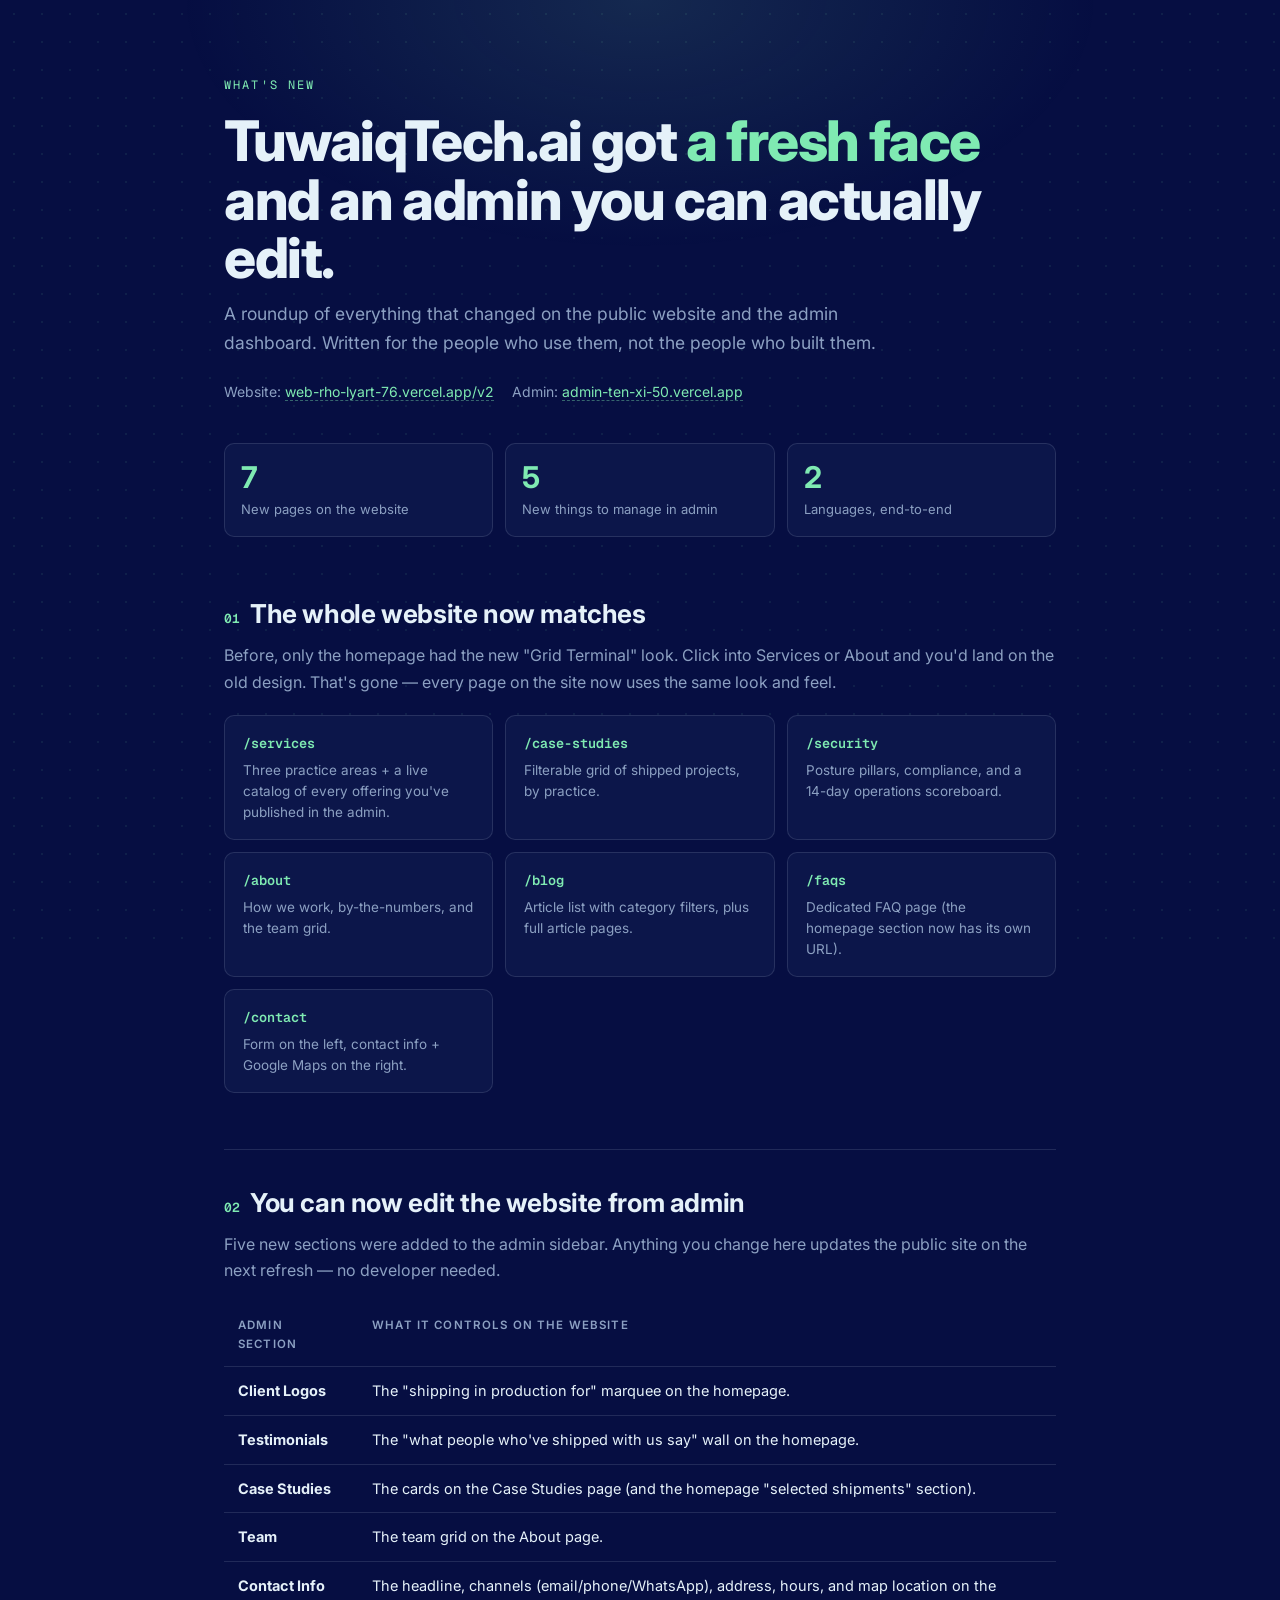
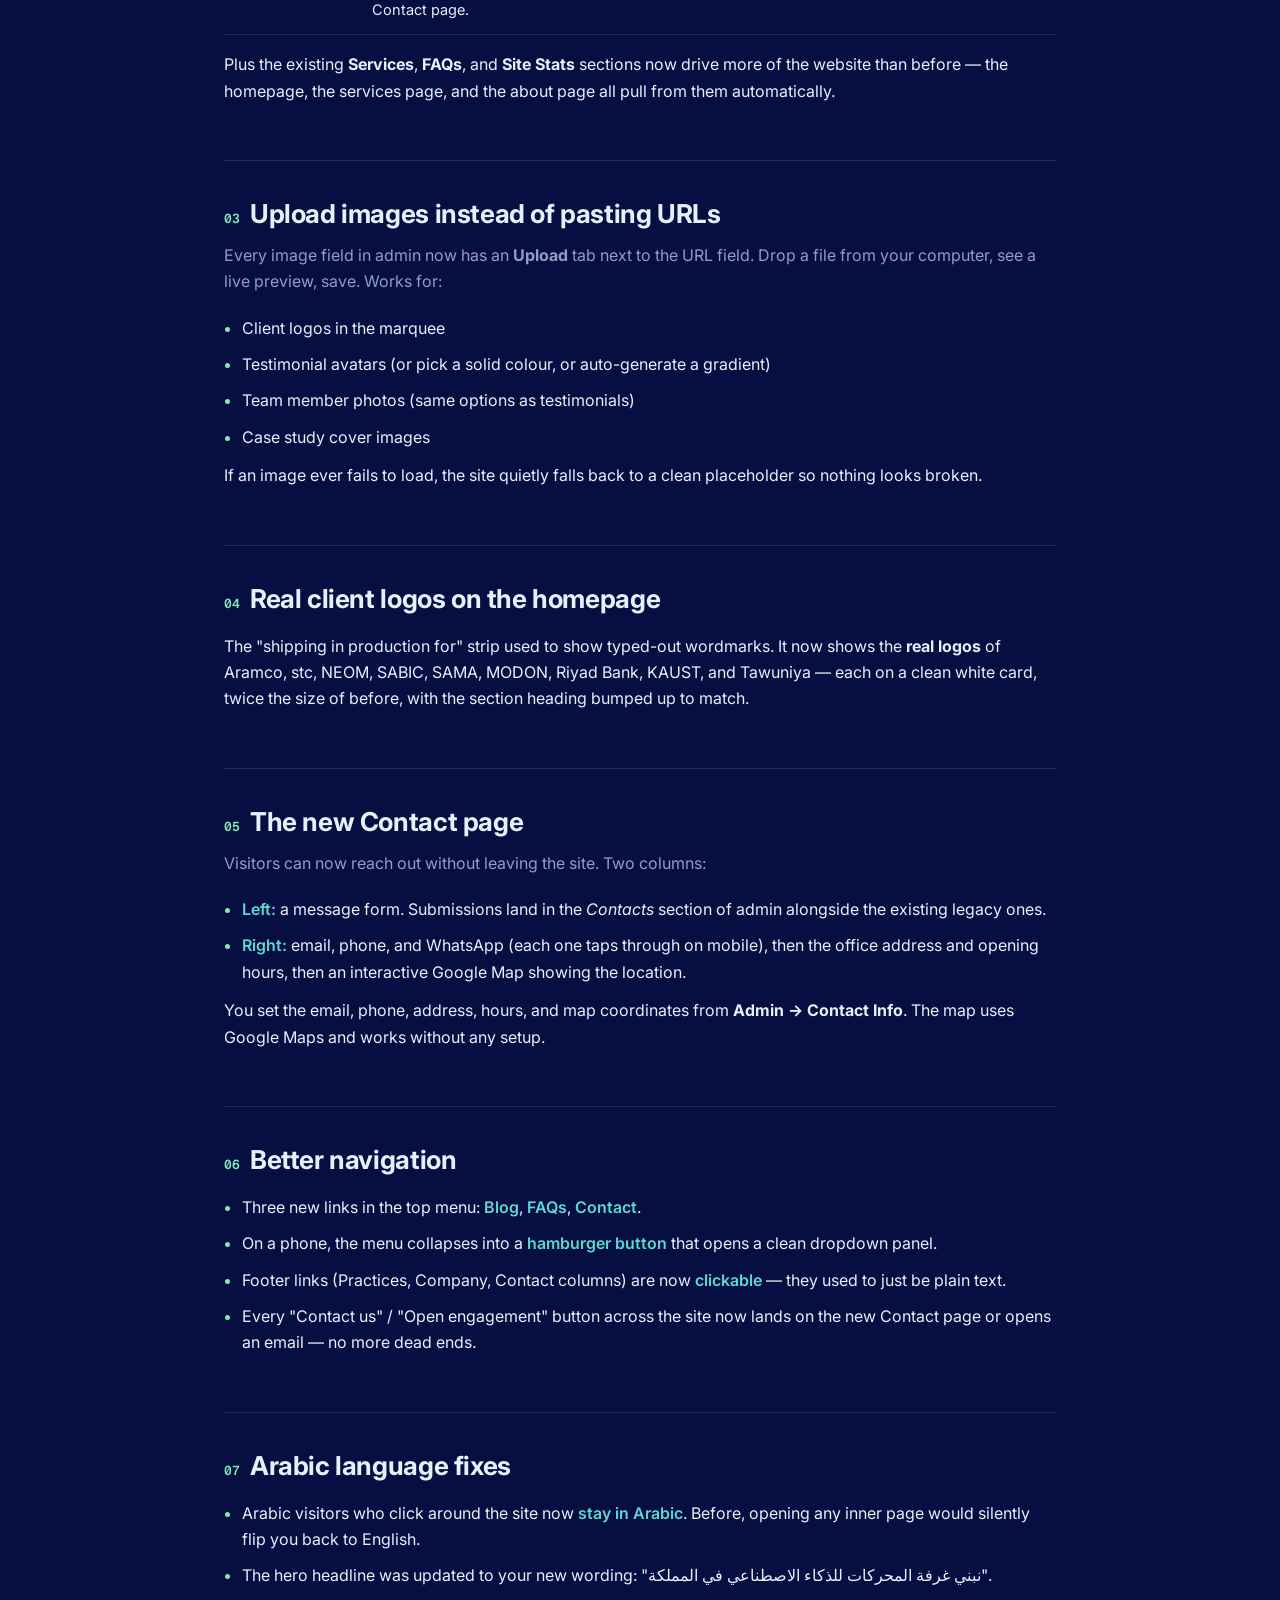
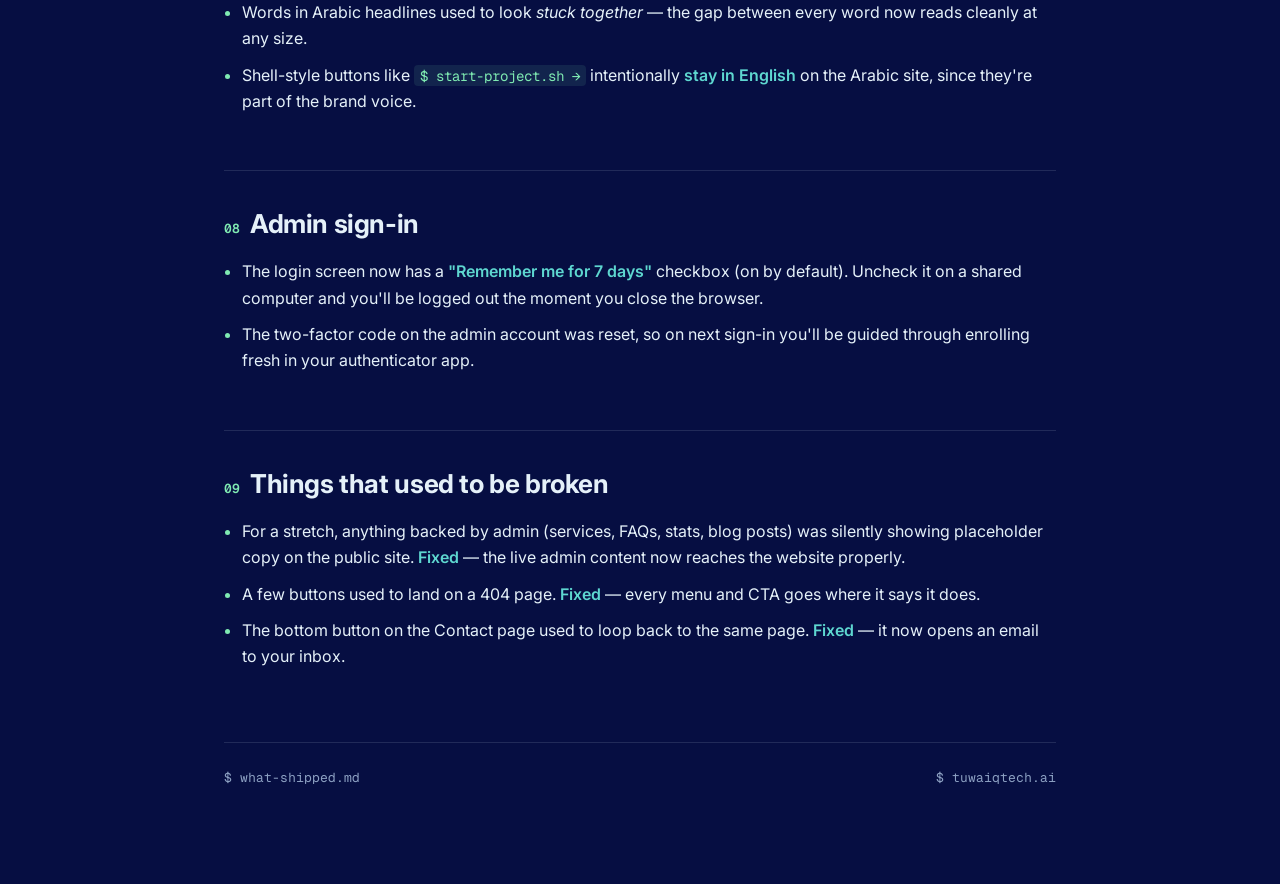
<file: tuwaiqtech.ai/index.html>
<!DOCTYPE html>
<html lang="en">
<head>
  <meta charset="UTF-8" />
  <meta name="viewport" content="width=device-width, initial-scale=1.0" />
  <meta name="description" content="What's new on the TuwaiqTech.ai website and admin." />
  <title>TuwaiqTech.ai — What's new</title>
  <link rel="preconnect" href="https://fonts.googleapis.com" />
  <link rel="preconnect" href="https://fonts.gstatic.com" crossorigin />
  <link href="https://fonts.googleapis.com/css2?family=Geist+Mono:wght@400;500;600&family=Inter:wght@400;500;600;700;800&display=swap" rel="stylesheet" />
  <style>
    :root {
      --bg: #060E42;
      --surface: #0C164A;
      --surface-2: #0E1A56;
      --line: rgba(229, 241, 249, 0.12);
      --fg: #E5F1F9;
      --dim: #8CA0C2;
      --dimmer: #3A4A70;
      --accent: #7FEAB2;
      --accent-2: #5ED7D0;
      --accent-3: #1B6AFF;
      --warn: #ff8a92;
    }
    * { box-sizing: border-box; }
    html, body {
      margin: 0;
      padding: 0;
      background: var(--bg);
      color: var(--fg);
      font-family: 'Inter', -apple-system, BlinkMacSystemFont, 'Segoe UI', sans-serif;
      line-height: 1.65;
      font-size: 16px;
      -webkit-font-smoothing: antialiased;
      text-rendering: optimizeLegibility;
    }
    body::before {
      content: "";
      position: fixed;
      inset: -56px;
      pointer-events: none;
      z-index: 0;
      background-image: url("data:image/svg+xml,%3Csvg xmlns='http://www.w3.org/2000/svg' width='28' height='28' viewBox='0 0 28 28'%3E%3Crect x='13' y='13' width='2' height='2' fill='%237FEAB2' fill-opacity='0.08'/%3E%3C/svg%3E");
      background-repeat: repeat;
      animation: drift 48s linear infinite;
    }
    body::after {
      content: "";
      position: fixed;
      inset: 0 0 auto 0;
      height: 520px;
      background: radial-gradient(ellipse 60% 80% at 50% 0%, rgba(127,234,178,0.12), transparent 60%);
      pointer-events: none;
      z-index: 0;
    }
    @keyframes drift {
      0%   { transform: translate3d(0, 0, 0); }
      100% { transform: translate3d(56px, 56px, 0); }
    }
    main {
      position: relative;
      z-index: 1;
      max-width: 880px;
      margin: 0 auto;
      padding: 64px 24px 96px;
    }
    .eyebrow {
      font-family: 'Geist Mono', ui-monospace, SFMono-Regular, monospace;
      font-size: 12px;
      letter-spacing: 0.18em;
      text-transform: uppercase;
      color: var(--accent);
    }
    h1 {
      font-size: clamp(36px, 5vw, 56px);
      line-height: 1.05;
      letter-spacing: -0.025em;
      font-weight: 800;
      margin: 16px 0 12px;
    }
    h1 .accent { color: var(--accent); }
    .lede {
      color: var(--dim);
      font-size: 17.5px;
      max-width: 64ch;
      margin: 0 0 8px;
    }
    .links {
      font-size: 14px;
      color: var(--dim);
      margin-top: 22px;
      display: flex;
      gap: 18px;
      flex-wrap: wrap;
    }
    .links a {
      color: var(--accent);
      text-decoration: none;
      border-bottom: 1px dashed rgba(127,234,178,0.4);
    }
    .links a:hover { border-bottom-color: var(--accent); }

    .hero-stats {
      margin: 40px 0 56px;
      display: grid;
      grid-template-columns: repeat(auto-fit, minmax(150px, 1fr));
      gap: 12px;
    }
    .hero-stat {
      background: var(--surface);
      border: 1px solid var(--line);
      border-radius: 10px;
      padding: 18px 16px;
    }
    .hero-stat .num {
      color: var(--accent);
      font-size: 30px;
      font-weight: 700;
      letter-spacing: -0.02em;
      line-height: 1;
    }
    .hero-stat .lbl {
      color: var(--dim);
      font-size: 13px;
      margin-top: 8px;
      line-height: 1.4;
    }

    section.chapter {
      margin-top: 56px;
      padding-top: 32px;
      border-top: 1px solid var(--line);
    }
    section.chapter:first-of-type { border-top: 0; padding-top: 0; }
    h2 {
      font-size: 26px;
      letter-spacing: -0.015em;
      margin: 0 0 6px;
      font-weight: 700;
    }
    h2 .num {
      font-family: 'Geist Mono', ui-monospace, monospace;
      color: var(--accent);
      font-weight: 600;
      font-size: 13px;
      margin-right: 10px;
      letter-spacing: 0;
    }
    .chapter-lede {
      color: var(--dim);
      margin: 0 0 20px;
      font-size: 16px;
    }
    h3 {
      font-size: 17px;
      margin: 28px 0 8px;
      font-weight: 600;
    }
    p { margin: 12px 0; }

    ul {
      padding-left: 18px;
      margin: 12px 0;
    }
    ul li {
      margin: 10px 0;
      color: var(--fg);
    }
    ul li::marker { color: var(--accent); }
    ul li strong { color: var(--accent-2); font-weight: 600; }

    .pages-grid {
      display: grid;
      grid-template-columns: repeat(auto-fit, minmax(220px, 1fr));
      gap: 12px;
      margin: 18px 0 8px;
    }
    .page-card {
      background: var(--surface);
      border: 1px solid var(--line);
      border-radius: 10px;
      padding: 16px 18px;
    }
    .page-card .path {
      color: var(--accent);
      font-family: 'Geist Mono', ui-monospace, monospace;
      font-size: 13.5px;
      font-weight: 600;
      letter-spacing: 0;
    }
    .page-card .desc {
      color: var(--dim);
      font-size: 13.5px;
      margin-top: 6px;
      line-height: 1.55;
    }

    table {
      width: 100%;
      border-collapse: collapse;
      margin: 16px 0;
      font-size: 14.5px;
    }
    th, td {
      text-align: left;
      padding: 12px 14px;
      border-bottom: 1px solid var(--line);
      vertical-align: top;
    }
    th {
      color: var(--dim);
      font-weight: 600;
      font-size: 11.5px;
      text-transform: uppercase;
      letter-spacing: 0.1em;
    }

    code {
      font-family: 'Geist Mono', ui-monospace, monospace;
      font-size: 0.88em;
      background: rgba(127,234,178,0.10);
      color: var(--accent);
      padding: 1.5px 6px;
      border-radius: 4px;
    }

    a { color: var(--accent-2); }
    a:hover { color: var(--accent); }

    footer {
      margin-top: 72px;
      padding-top: 24px;
      border-top: 1px solid var(--line);
      color: var(--dim);
      font-size: 13px;
      font-family: 'Geist Mono', ui-monospace, monospace;
      display: flex;
      justify-content: space-between;
      flex-wrap: wrap;
      gap: 12px;
    }
  </style>
</head>
<body>
  <main>
    <p class="eyebrow">What's new</p>
    <h1>TuwaiqTech.ai got <span class="accent">a fresh face</span> and an admin you can actually edit.</h1>
    <p class="lede">A roundup of everything that changed on the public website and the admin dashboard. Written for the people who use them, not the people who built them.</p>
    <div class="links">
      <span>Website: <a href="https://web-rho-lyart-76.vercel.app/v2" target="_blank" rel="noopener">web-rho-lyart-76.vercel.app/v2</a></span>
      <span>Admin: <a href="https://admin-ten-xi-50.vercel.app" target="_blank" rel="noopener">admin-ten-xi-50.vercel.app</a></span>
    </div>

    <div class="hero-stats">
      <div class="hero-stat"><div class="num">7</div><div class="lbl">New pages on the website</div></div>
      <div class="hero-stat"><div class="num">5</div><div class="lbl">New things to manage in admin</div></div>
      <div class="hero-stat"><div class="num">2</div><div class="lbl">Languages, end-to-end</div></div>
    </div>

    <section class="chapter">
      <h2><span class="num">01</span>The whole website now matches</h2>
      <p class="chapter-lede">Before, only the homepage had the new "Grid Terminal" look. Click into Services or About and you'd land on the old design. That's gone — every page on the site now uses the same look and feel.</p>
      <div class="pages-grid">
        <div class="page-card"><div class="path">/services</div><div class="desc">Three practice areas + a live catalog of every offering you've published in the admin.</div></div>
        <div class="page-card"><div class="path">/case-studies</div><div class="desc">Filterable grid of shipped projects, by practice.</div></div>
        <div class="page-card"><div class="path">/security</div><div class="desc">Posture pillars, compliance, and a 14-day operations scoreboard.</div></div>
        <div class="page-card"><div class="path">/about</div><div class="desc">How we work, by-the-numbers, and the team grid.</div></div>
        <div class="page-card"><div class="path">/blog</div><div class="desc">Article list with category filters, plus full article pages.</div></div>
        <div class="page-card"><div class="path">/faqs</div><div class="desc">Dedicated FAQ page (the homepage section now has its own URL).</div></div>
        <div class="page-card"><div class="path">/contact</div><div class="desc">Form on the left, contact info + Google Maps on the right.</div></div>
      </div>
    </section>

    <section class="chapter">
      <h2><span class="num">02</span>You can now edit the website from admin</h2>
      <p class="chapter-lede">Five new sections were added to the admin sidebar. Anything you change here updates the public site on the next refresh — no developer needed.</p>
      <table>
        <thead>
          <tr><th>Admin section</th><th>What it controls on the website</th></tr>
        </thead>
        <tbody>
          <tr><td><strong>Client Logos</strong></td><td>The "shipping in production for" marquee on the homepage.</td></tr>
          <tr><td><strong>Testimonials</strong></td><td>The "what people who've shipped with us say" wall on the homepage.</td></tr>
          <tr><td><strong>Case Studies</strong></td><td>The cards on the Case Studies page (and the homepage "selected shipments" section).</td></tr>
          <tr><td><strong>Team</strong></td><td>The team grid on the About page.</td></tr>
          <tr><td><strong>Contact Info</strong></td><td>The headline, channels (email/phone/WhatsApp), address, hours, and map location on the Contact page.</td></tr>
        </tbody>
      </table>
      <p>Plus the existing <strong>Services</strong>, <strong>FAQs</strong>, and <strong>Site Stats</strong> sections now drive more of the website than before — the homepage, the services page, and the about page all pull from them automatically.</p>
    </section>

    <section class="chapter">
      <h2><span class="num">03</span>Upload images instead of pasting URLs</h2>
      <p class="chapter-lede">Every image field in admin now has an <strong>Upload</strong> tab next to the URL field. Drop a file from your computer, see a live preview, save. Works for:</p>
      <ul>
        <li>Client logos in the marquee</li>
        <li>Testimonial avatars (or pick a solid colour, or auto-generate a gradient)</li>
        <li>Team member photos (same options as testimonials)</li>
        <li>Case study cover images</li>
      </ul>
      <p>If an image ever fails to load, the site quietly falls back to a clean placeholder so nothing looks broken.</p>
    </section>

    <section class="chapter">
      <h2><span class="num">04</span>Real client logos on the homepage</h2>
      <p>The "shipping in production for" strip used to show typed-out wordmarks. It now shows the <strong>real logos</strong> of Aramco, stc, NEOM, SABIC, SAMA, MODON, Riyad Bank, KAUST, and Tawuniya — each on a clean white card, twice the size of before, with the section heading bumped up to match.</p>
    </section>

    <section class="chapter">
      <h2><span class="num">05</span>The new Contact page</h2>
      <p class="chapter-lede">Visitors can now reach out without leaving the site. Two columns:</p>
      <ul>
        <li><strong>Left:</strong> a message form. Submissions land in the <em>Contacts</em> section of admin alongside the existing legacy ones.</li>
        <li><strong>Right:</strong> email, phone, and WhatsApp (each one taps through on mobile), then the office address and opening hours, then an interactive Google Map showing the location.</li>
      </ul>
      <p>You set the email, phone, address, hours, and map coordinates from <strong>Admin → Contact Info</strong>. The map uses Google Maps and works without any setup.</p>
    </section>

    <section class="chapter">
      <h2><span class="num">06</span>Better navigation</h2>
      <ul>
        <li>Three new links in the top menu: <strong>Blog</strong>, <strong>FAQs</strong>, <strong>Contact</strong>.</li>
        <li>On a phone, the menu collapses into a <strong>hamburger button</strong> that opens a clean dropdown panel.</li>
        <li>Footer links (Practices, Company, Contact columns) are now <strong>clickable</strong> — they used to just be plain text.</li>
        <li>Every "Contact us" / "Open engagement" button across the site now lands on the new Contact page or opens an email — no more dead ends.</li>
      </ul>
    </section>

    <section class="chapter">
      <h2><span class="num">07</span>Arabic language fixes</h2>
      <ul>
        <li>Arabic visitors who click around the site now <strong>stay in Arabic</strong>. Before, opening any inner page would silently flip you back to English.</li>
        <li>The hero headline was updated to your new wording: <span dir="rtl" lang="ar" style="white-space: nowrap;">"نبني غرفة المحركات للذكاء الاصطناعي في المملكة"</span>.</li>
        <li>Words in Arabic headlines used to look <em>stuck together</em> — the gap between every word now reads cleanly at any size.</li>
        <li>Shell-style buttons like <code>$ start-project.sh →</code> intentionally <strong>stay in English</strong> on the Arabic site, since they're part of the brand voice.</li>
      </ul>
    </section>

    <section class="chapter">
      <h2><span class="num">08</span>Admin sign-in</h2>
      <ul>
        <li>The login screen now has a <strong>"Remember me for 7 days"</strong> checkbox (on by default). Uncheck it on a shared computer and you'll be logged out the moment you close the browser.</li>
        <li>The two-factor code on the admin account was reset, so on next sign-in you'll be guided through enrolling fresh in your authenticator app.</li>
      </ul>
    </section>

    <section class="chapter">
      <h2><span class="num">09</span>Things that used to be broken</h2>
      <ul>
        <li>For a stretch, anything backed by admin (services, FAQs, stats, blog posts) was silently showing placeholder copy on the public site. <strong>Fixed</strong> — the live admin content now reaches the website properly.</li>
        <li>A few buttons used to land on a 404 page. <strong>Fixed</strong> — every menu and CTA goes where it says it does.</li>
        <li>The bottom button on the Contact page used to loop back to the same page. <strong>Fixed</strong> — it now opens an email to your inbox.</li>
      </ul>
    </section>

    <footer>
      <span>$ what-shipped.md</span>
      <span>$ tuwaiqtech.ai</span>
    </footer>
  </main>
</body>
</html>
</file>
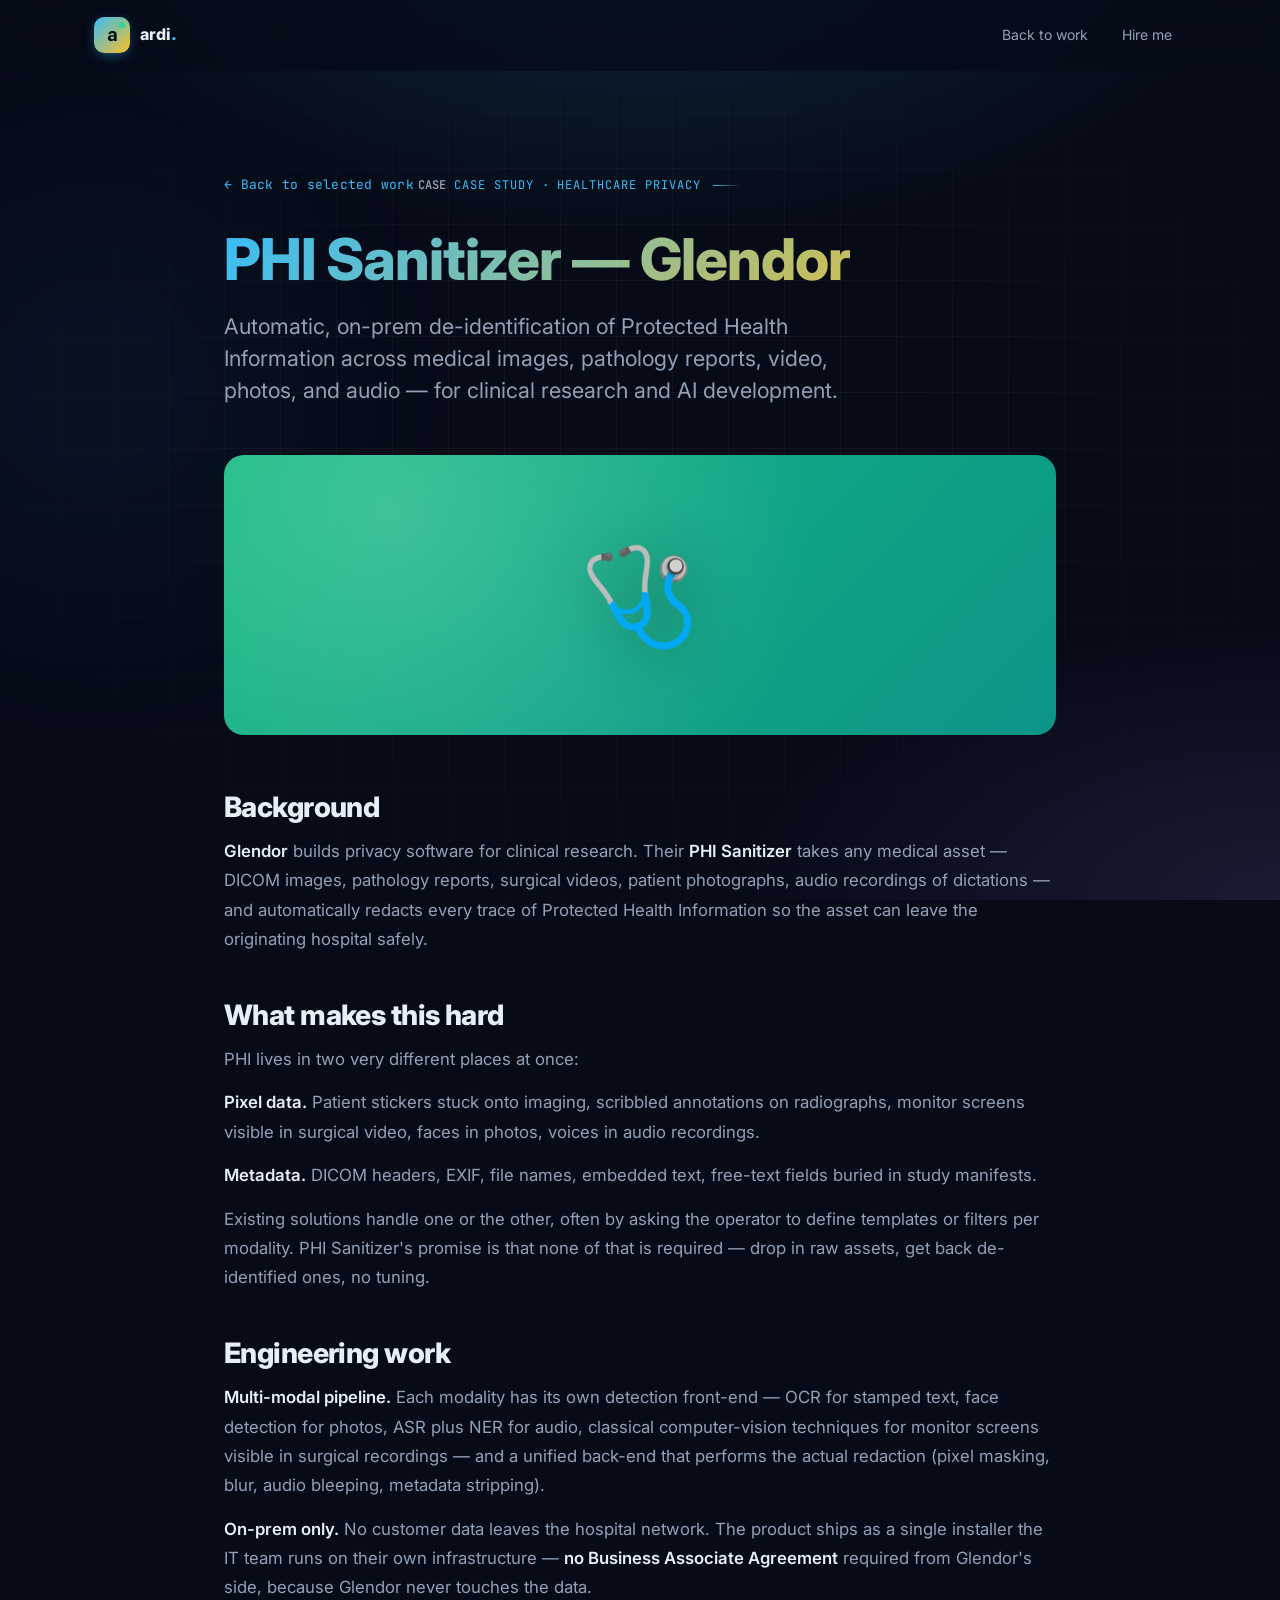
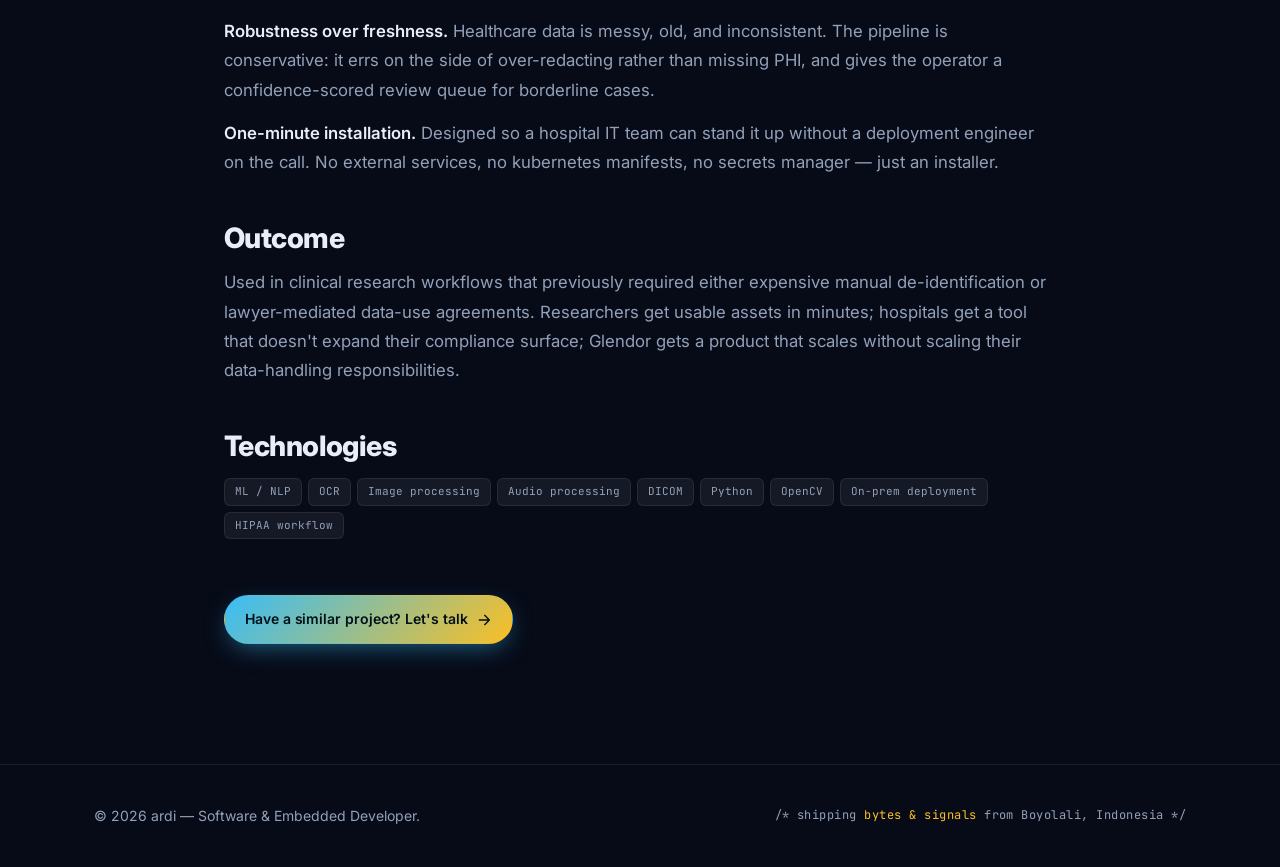
<file: case-studies/glendor/index.html>
<!DOCTYPE html>
<html lang="en">
<head>
  <meta charset="UTF-8" />
  <meta name="viewport" content="width=device-width, initial-scale=1.0" />
  <meta name="description" content="Case study: PHI Sanitizer — automatic, on-prem de-identification of Protected Health Information across DICOM images, pathology reports, video, photos, and audio. Built for Glendor." />
  <meta name="theme-color" content="#0b0f1a" />

  <meta property="og:title" content="PHI Sanitizer (Glendor) — Case Study | Nurkholish Ardi F." />
  <meta property="og:description" content="Automatic, on-prem PHI de-identification across DICOM images, pathology reports, video, photos, and audio." />
  <meta property="og:type" content="article" />
  <meta property="og:url" content="https://ardika.github.io/case-studies/glendor/" />
  <meta property="og:image" content="https://ardika.github.io/og.svg" />
  <meta property="og:image:width" content="1200" />
  <meta property="og:image:height" content="630" />
  <meta name="twitter:card" content="summary_large_image" />
  <meta name="twitter:image" content="https://ardika.github.io/og.svg" />

  <title>PHI Sanitizer (Glendor) — Case Study | ardi</title>

  <link rel="icon" href="data:image/svg+xml,%3Csvg xmlns='http://www.w3.org/2000/svg' viewBox='0 0 64 64'%3E%3Crect width='64' height='64' rx='14' fill='%2338bdf8'/%3E%3Ctext x='50%25' y='62%25' text-anchor='middle' font-family='ui-monospace,monospace' font-size='42' font-weight='800' fill='%23001018'%3Ea%3C/text%3E%3Ccircle cx='48' cy='16' r='5' fill='%2334d399'/%3E%3C/svg%3E" />

  <link rel="preconnect" href="https://fonts.googleapis.com" />
  <link rel="preconnect" href="https://fonts.gstatic.com" crossorigin />
  <link href="https://fonts.googleapis.com/css2?family=Inter:wght@400;500;600;700;800;900&family=JetBrains+Mono:wght@400;500&display=swap" rel="stylesheet" />

  <link rel="stylesheet" href="../../styles.css" />
</head>
<body>
  <a href="#main" class="skip-link">Skip to content</a>

  <div class="bg-grid" aria-hidden="true"></div>
  <div class="bg-glow" aria-hidden="true"></div>

  <header class="nav">
    <div class="container nav-inner">
      <a href="../../" class="brand" aria-label="ardi — home">
        <span class="brand-mark" aria-hidden="true">a</span>
        <span class="brand-text">ardi</span>
      </a>
      <nav class="nav-links" aria-label="Primary">
        <a href="../../#projects">Back to work</a>
        <a href="../../#contact">Hire me</a>
      </nav>
    </div>
  </header>

  <main id="main">
    <article class="case-study">
      <div class="container">
        <a href="../../#projects" class="case-back">← Back to selected work</a>
        <p class="section-eyebrow" data-num="case">Case study · Healthcare privacy</p>
        <h1 class="case-title">PHI Sanitizer — Glendor</h1>
        <p class="case-tagline">Automatic, on-prem de-identification of Protected Health Information across medical images, pathology reports, video, photos, and audio — for clinical research and AI development.</p>

        <div class="case-cover" style="--c1:#10b981;--c2:#0d9488;">
          <span class="case-emoji">🩺</span>
        </div>

        <section>
          <h2>Background</h2>
          <p><strong>Glendor</strong> builds privacy software for clinical research. Their <strong>PHI Sanitizer</strong> takes any medical asset — DICOM images, pathology reports, surgical videos, patient photographs, audio recordings of dictations — and automatically redacts every trace of Protected Health Information so the asset can leave the originating hospital safely.</p>
        </section>

        <section>
          <h2>What makes this hard</h2>
          <p>PHI lives in two very different places at once:</p>
          <p><strong>Pixel data.</strong> Patient stickers stuck onto imaging, scribbled annotations on radiographs, monitor screens visible in surgical video, faces in photos, voices in audio recordings.</p>
          <p><strong>Metadata.</strong> DICOM headers, EXIF, file names, embedded text, free-text fields buried in study manifests.</p>
          <p>Existing solutions handle one or the other, often by asking the operator to define templates or filters per modality. PHI Sanitizer's promise is that none of that is required — drop in raw assets, get back de-identified ones, no tuning.</p>
        </section>

        <section>
          <h2>Engineering work</h2>
          <p><strong>Multi-modal pipeline.</strong> Each modality has its own detection front-end — OCR for stamped text, face detection for photos, ASR plus NER for audio, classical computer-vision techniques for monitor screens visible in surgical recordings — and a unified back-end that performs the actual redaction (pixel masking, blur, audio bleeping, metadata stripping).</p>
          <p><strong>On-prem only.</strong> No customer data leaves the hospital network. The product ships as a single installer the IT team runs on their own infrastructure — <strong>no Business Associate Agreement</strong> required from Glendor's side, because Glendor never touches the data.</p>
          <p><strong>Robustness over freshness.</strong> Healthcare data is messy, old, and inconsistent. The pipeline is conservative: it errs on the side of over-redacting rather than missing PHI, and gives the operator a confidence-scored review queue for borderline cases.</p>
          <p><strong>One-minute installation.</strong> Designed so a hospital IT team can stand it up without a deployment engineer on the call. No external services, no kubernetes manifests, no secrets manager — just an installer.</p>
        </section>

        <section>
          <h2>Outcome</h2>
          <p>Used in clinical research workflows that previously required either expensive manual de-identification or lawyer-mediated data-use agreements. Researchers get usable assets in minutes; hospitals get a tool that doesn't expand their compliance surface; Glendor gets a product that scales without scaling their data-handling responsibilities.</p>
        </section>

        <section class="case-stack">
          <h2>Technologies</h2>
          <div class="chips">
            <span class="chip">ML / NLP</span>
            <span class="chip">OCR</span>
            <span class="chip">Image processing</span>
            <span class="chip">Audio processing</span>
            <span class="chip">DICOM</span>
            <span class="chip">Python</span>
            <span class="chip">OpenCV</span>
            <span class="chip">On-prem deployment</span>
            <span class="chip">HIPAA workflow</span>
          </div>
        </section>

        <a href="../../#contact" class="btn btn-primary case-cta">Have a similar project? Let's talk
          <svg viewBox="0 0 24 24" fill="none" stroke="currentColor" stroke-width="2" stroke-linecap="round" stroke-linejoin="round" aria-hidden="true"><path d="M5 12h14M13 5l7 7-7 7"/></svg>
        </a>
      </div>
    </article>
  </main>

  <footer class="footer">
    <div class="container footer-inner">
      <p class="muted small">© <span id="year"></span> ardi — Software &amp; Embedded Developer.</p>
      <p class="signature">/* shipping <span class="accent">bytes &amp; signals</span> from Boyolali, Indonesia */</p>
    </div>
  </footer>

  <script>document.getElementById('year').textContent = new Date().getFullYear();</script>
</body>
</html>
</file>
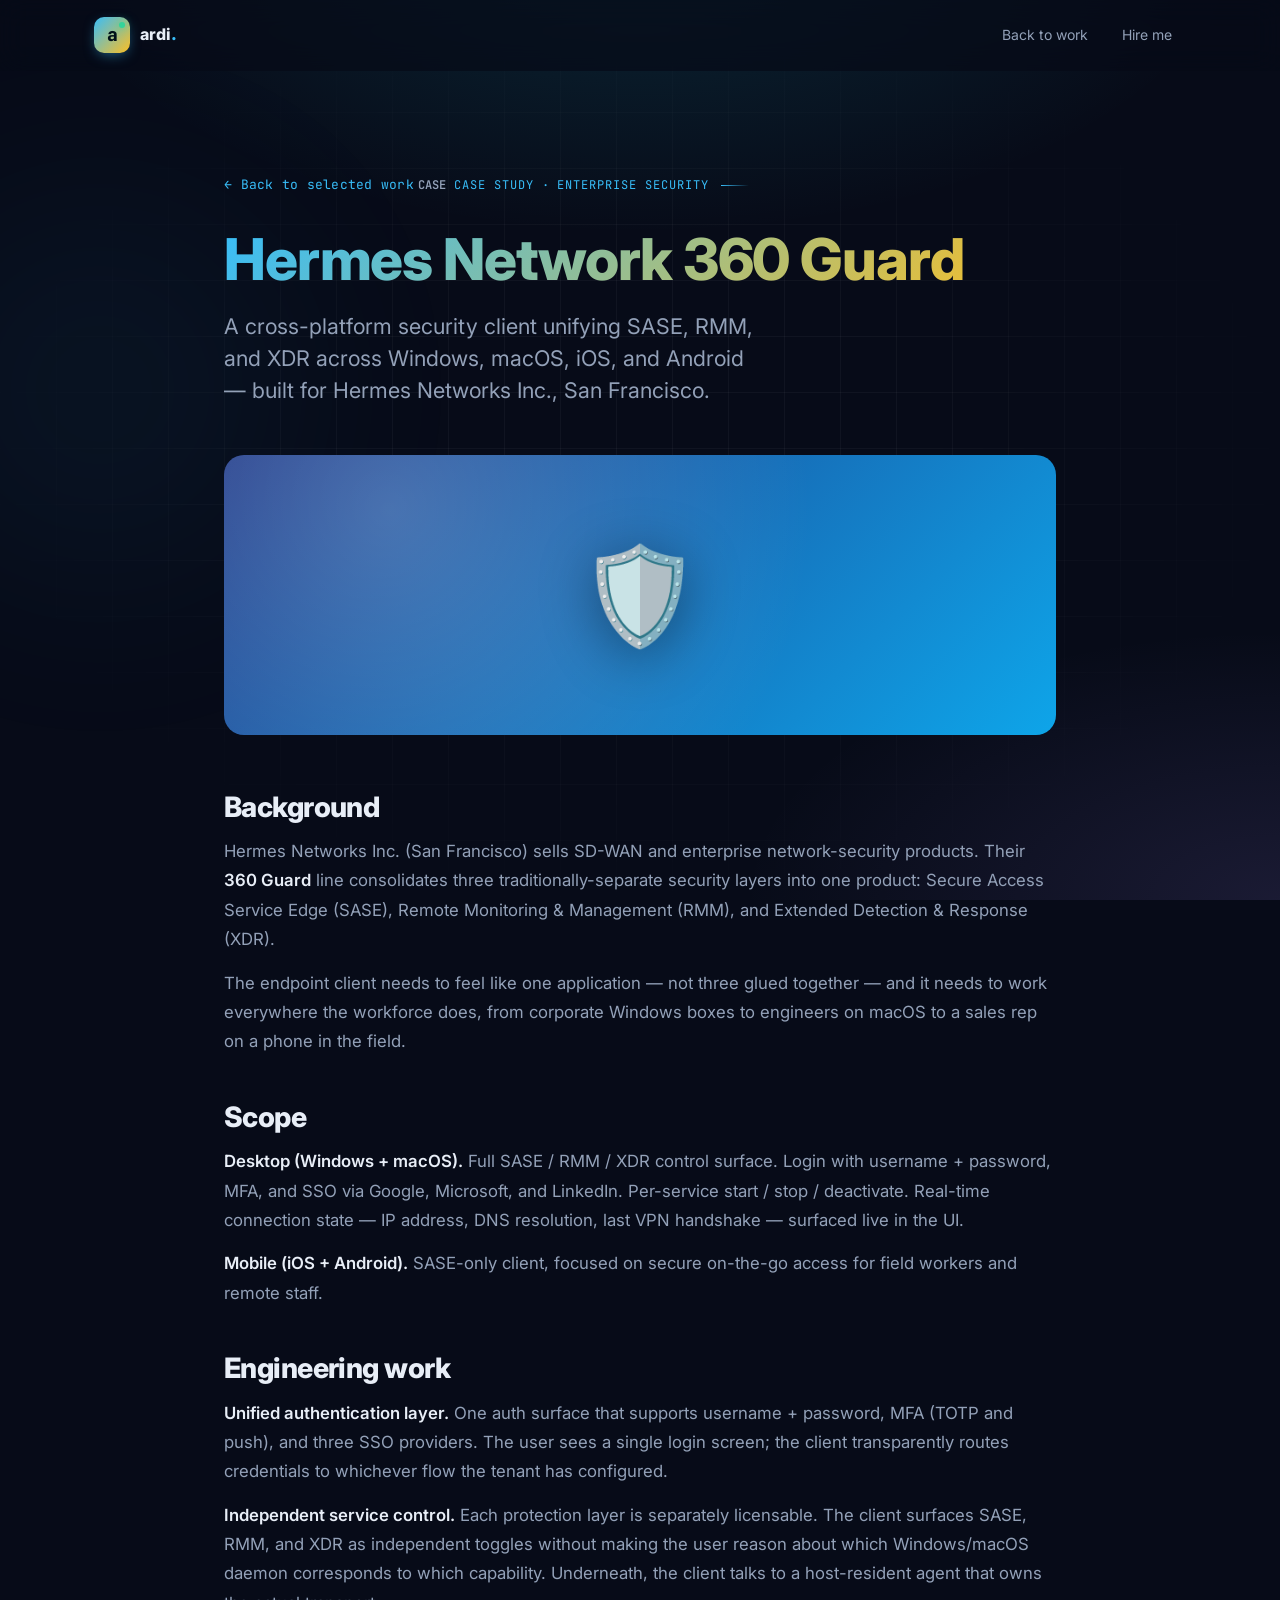
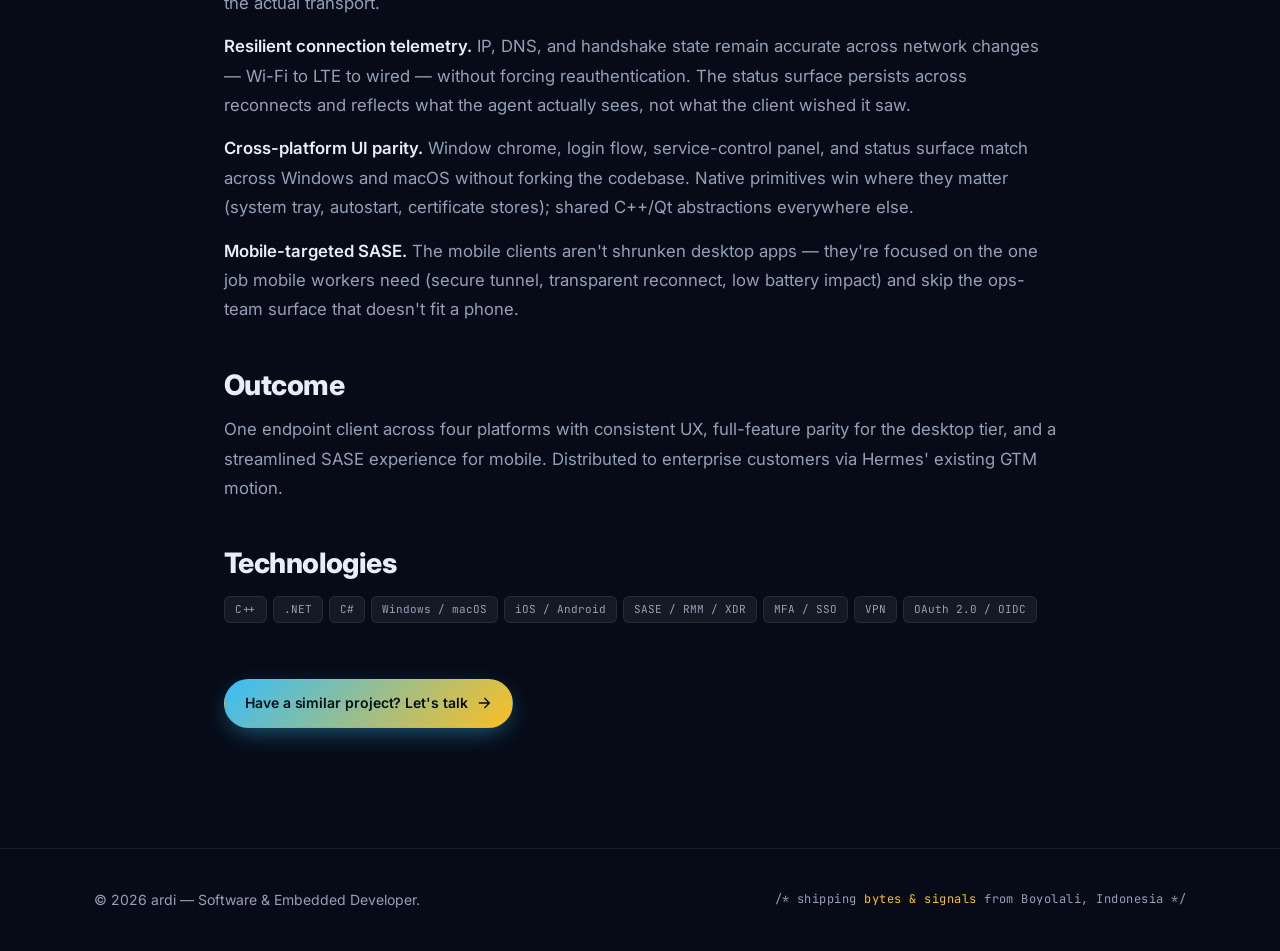
<file: case-studies/hermes/index.html>
<!DOCTYPE html>
<html lang="en">
<head>
  <meta charset="UTF-8" />
  <meta name="viewport" content="width=device-width, initial-scale=1.0" />
  <meta name="description" content="Case study: Hermes Network 360 Guard — cross-platform security client (Windows, macOS, iOS, Android) unifying SASE, RMM, and XDR for Hermes Networks Inc., San Francisco." />
  <meta name="theme-color" content="#0b0f1a" />

  <meta property="og:title" content="Hermes Network 360 Guard — Case Study | Nurkholish Ardi F." />
  <meta property="og:description" content="Cross-platform security client unifying SASE, RMM, and XDR across Windows, macOS, iOS, and Android — for Hermes Networks Inc." />
  <meta property="og:type" content="article" />
  <meta property="og:url" content="https://ardika.github.io/case-studies/hermes/" />
  <meta property="og:image" content="https://ardika.github.io/og.svg" />
  <meta property="og:image:width" content="1200" />
  <meta property="og:image:height" content="630" />
  <meta name="twitter:card" content="summary_large_image" />
  <meta name="twitter:image" content="https://ardika.github.io/og.svg" />

  <title>Hermes Network 360 Guard — Case Study | ardi</title>

  <link rel="icon" href="data:image/svg+xml,%3Csvg xmlns='http://www.w3.org/2000/svg' viewBox='0 0 64 64'%3E%3Crect width='64' height='64' rx='14' fill='%2338bdf8'/%3E%3Ctext x='50%25' y='62%25' text-anchor='middle' font-family='ui-monospace,monospace' font-size='42' font-weight='800' fill='%23001018'%3Ea%3C/text%3E%3Ccircle cx='48' cy='16' r='5' fill='%2334d399'/%3E%3C/svg%3E" />

  <link rel="preconnect" href="https://fonts.googleapis.com" />
  <link rel="preconnect" href="https://fonts.gstatic.com" crossorigin />
  <link href="https://fonts.googleapis.com/css2?family=Inter:wght@400;500;600;700;800;900&family=JetBrains+Mono:wght@400;500&display=swap" rel="stylesheet" />

  <link rel="stylesheet" href="../../styles.css" />
</head>
<body>
  <a href="#main" class="skip-link">Skip to content</a>

  <div class="bg-grid" aria-hidden="true"></div>
  <div class="bg-glow" aria-hidden="true"></div>

  <header class="nav">
    <div class="container nav-inner">
      <a href="../../" class="brand" aria-label="ardi — home">
        <span class="brand-mark" aria-hidden="true">a</span>
        <span class="brand-text">ardi</span>
      </a>
      <nav class="nav-links" aria-label="Primary">
        <a href="../../#projects">Back to work</a>
        <a href="../../#contact">Hire me</a>
      </nav>
    </div>
  </header>

  <main id="main">
    <article class="case-study">
      <div class="container">
        <a href="../../#projects" class="case-back">← Back to selected work</a>
        <p class="section-eyebrow" data-num="case">Case study · Enterprise security</p>
        <h1 class="case-title">Hermes Network 360 Guard</h1>
        <p class="case-tagline">A cross-platform security client unifying SASE, RMM, and XDR across Windows, macOS, iOS, and Android — built for Hermes Networks Inc., San Francisco.</p>

        <div class="case-cover" style="--c1:#1e3a8a;--c2:#0ea5e9;">
          <span class="case-emoji">🛡️</span>
        </div>

        <section>
          <h2>Background</h2>
          <p>Hermes Networks Inc. (San Francisco) sells SD-WAN and enterprise network-security products. Their <strong>360 Guard</strong> line consolidates three traditionally-separate security layers into one product: Secure Access Service Edge (SASE), Remote Monitoring &amp; Management (RMM), and Extended Detection &amp; Response (XDR).</p>
          <p>The endpoint client needs to feel like one application — not three glued together — and it needs to work everywhere the workforce does, from corporate Windows boxes to engineers on macOS to a sales rep on a phone in the field.</p>
        </section>

        <section>
          <h2>Scope</h2>
          <p><strong>Desktop (Windows + macOS).</strong> Full SASE / RMM / XDR control surface. Login with username + password, MFA, and SSO via Google, Microsoft, and LinkedIn. Per-service start / stop / deactivate. Real-time connection state — IP address, DNS resolution, last VPN handshake — surfaced live in the UI.</p>
          <p><strong>Mobile (iOS + Android).</strong> SASE-only client, focused on secure on-the-go access for field workers and remote staff.</p>
        </section>

        <section>
          <h2>Engineering work</h2>
          <p><strong>Unified authentication layer.</strong> One auth surface that supports username + password, MFA (TOTP and push), and three SSO providers. The user sees a single login screen; the client transparently routes credentials to whichever flow the tenant has configured.</p>
          <p><strong>Independent service control.</strong> Each protection layer is separately licensable. The client surfaces SASE, RMM, and XDR as independent toggles without making the user reason about which Windows/macOS daemon corresponds to which capability. Underneath, the client talks to a host-resident agent that owns the actual transport.</p>
          <p><strong>Resilient connection telemetry.</strong> IP, DNS, and handshake state remain accurate across network changes — Wi-Fi to LTE to wired — without forcing reauthentication. The status surface persists across reconnects and reflects what the agent actually sees, not what the client wished it saw.</p>
          <p><strong>Cross-platform UI parity.</strong> Window chrome, login flow, service-control panel, and status surface match across Windows and macOS without forking the codebase. Native primitives win where they matter (system tray, autostart, certificate stores); shared C++/Qt abstractions everywhere else.</p>
          <p><strong>Mobile-targeted SASE.</strong> The mobile clients aren't shrunken desktop apps — they're focused on the one job mobile workers need (secure tunnel, transparent reconnect, low battery impact) and skip the ops-team surface that doesn't fit a phone.</p>
        </section>

        <section>
          <h2>Outcome</h2>
          <p>One endpoint client across four platforms with consistent UX, full-feature parity for the desktop tier, and a streamlined SASE experience for mobile. Distributed to enterprise customers via Hermes' existing GTM motion.</p>
        </section>

        <section class="case-stack">
          <h2>Technologies</h2>
          <div class="chips">
            <span class="chip">C++</span>
            <span class="chip">.NET</span>
            <span class="chip">C#</span>
            <span class="chip">Windows / macOS</span>
            <span class="chip">iOS / Android</span>
            <span class="chip">SASE / RMM / XDR</span>
            <span class="chip">MFA / SSO</span>
            <span class="chip">VPN</span>
            <span class="chip">OAuth 2.0 / OIDC</span>
          </div>
        </section>

        <a href="../../#contact" class="btn btn-primary case-cta">Have a similar project? Let's talk
          <svg viewBox="0 0 24 24" fill="none" stroke="currentColor" stroke-width="2" stroke-linecap="round" stroke-linejoin="round" aria-hidden="true"><path d="M5 12h14M13 5l7 7-7 7"/></svg>
        </a>
      </div>
    </article>
  </main>

  <footer class="footer">
    <div class="container footer-inner">
      <p class="muted small">© <span id="year"></span> ardi — Software &amp; Embedded Developer.</p>
      <p class="signature">/* shipping <span class="accent">bytes &amp; signals</span> from Boyolali, Indonesia */</p>
    </div>
  </footer>

  <script>document.getElementById('year').textContent = new Date().getFullYear();</script>
</body>
</html>
</file>
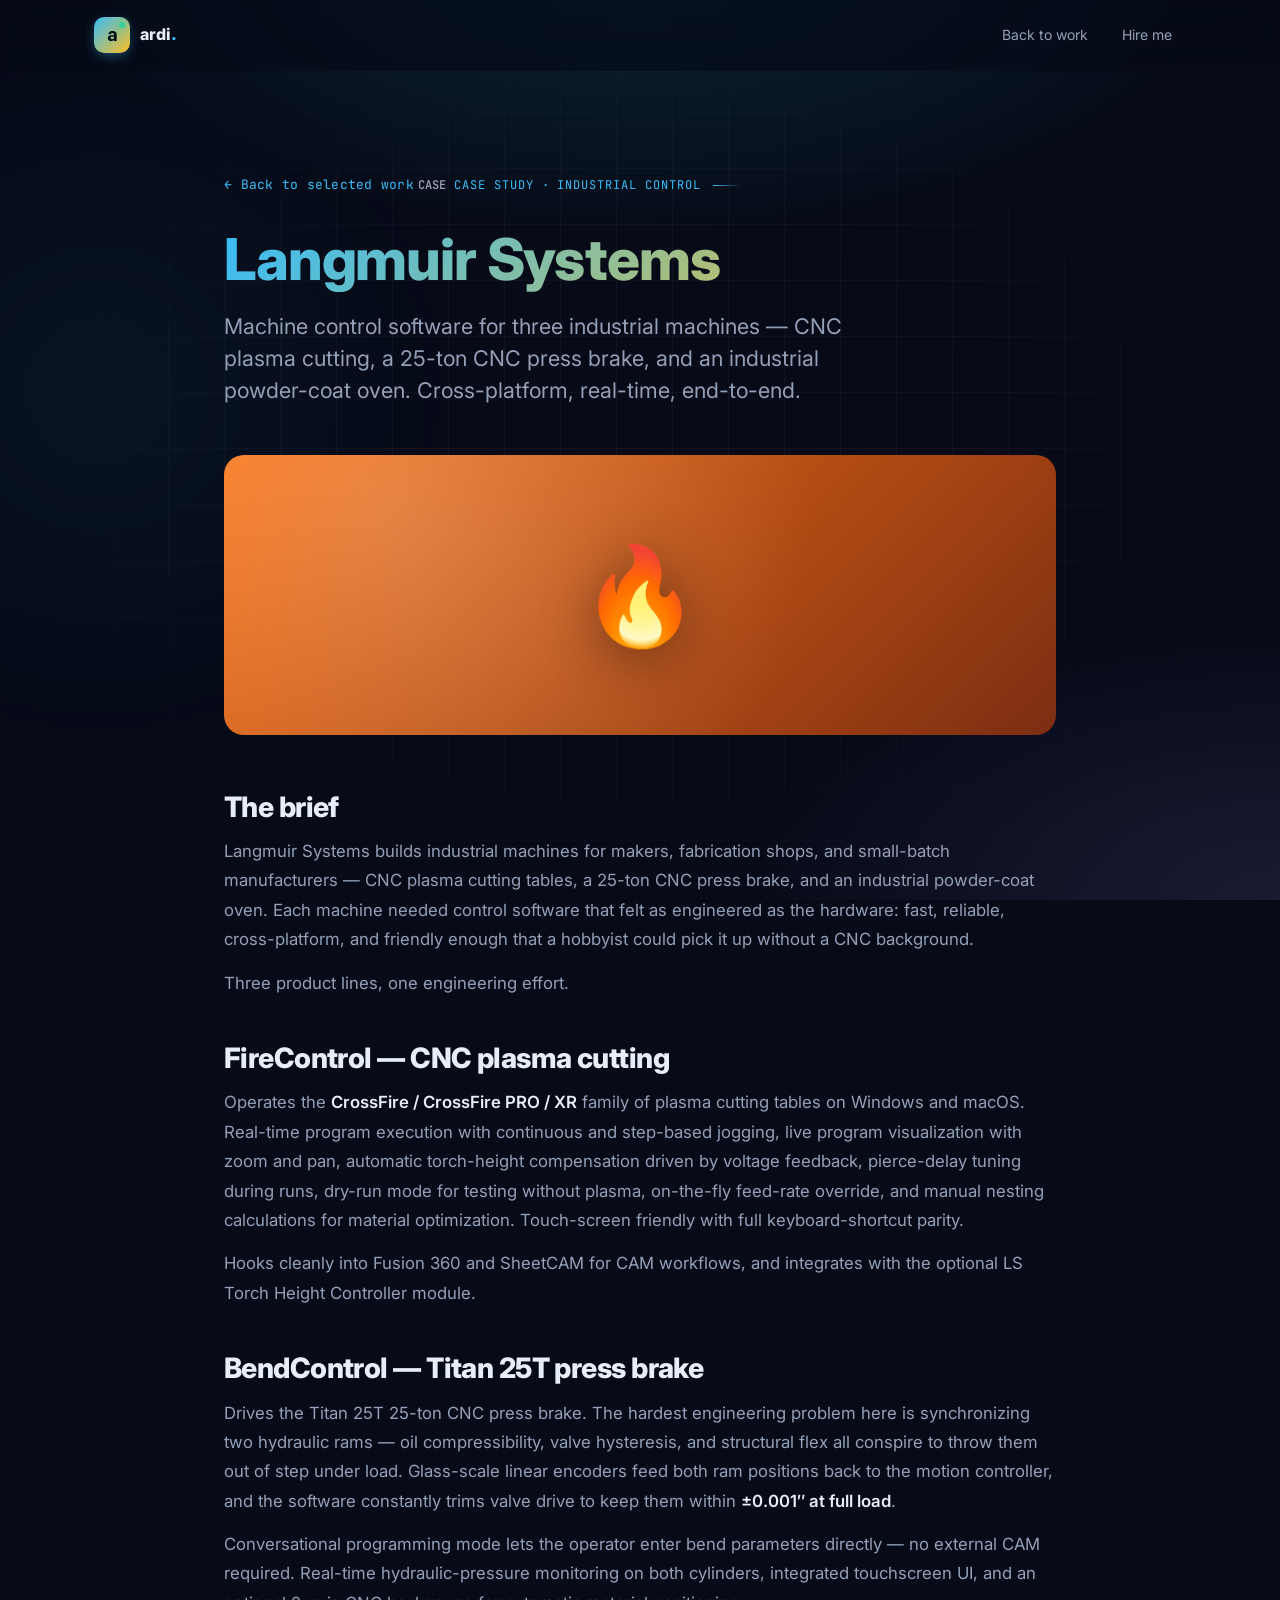
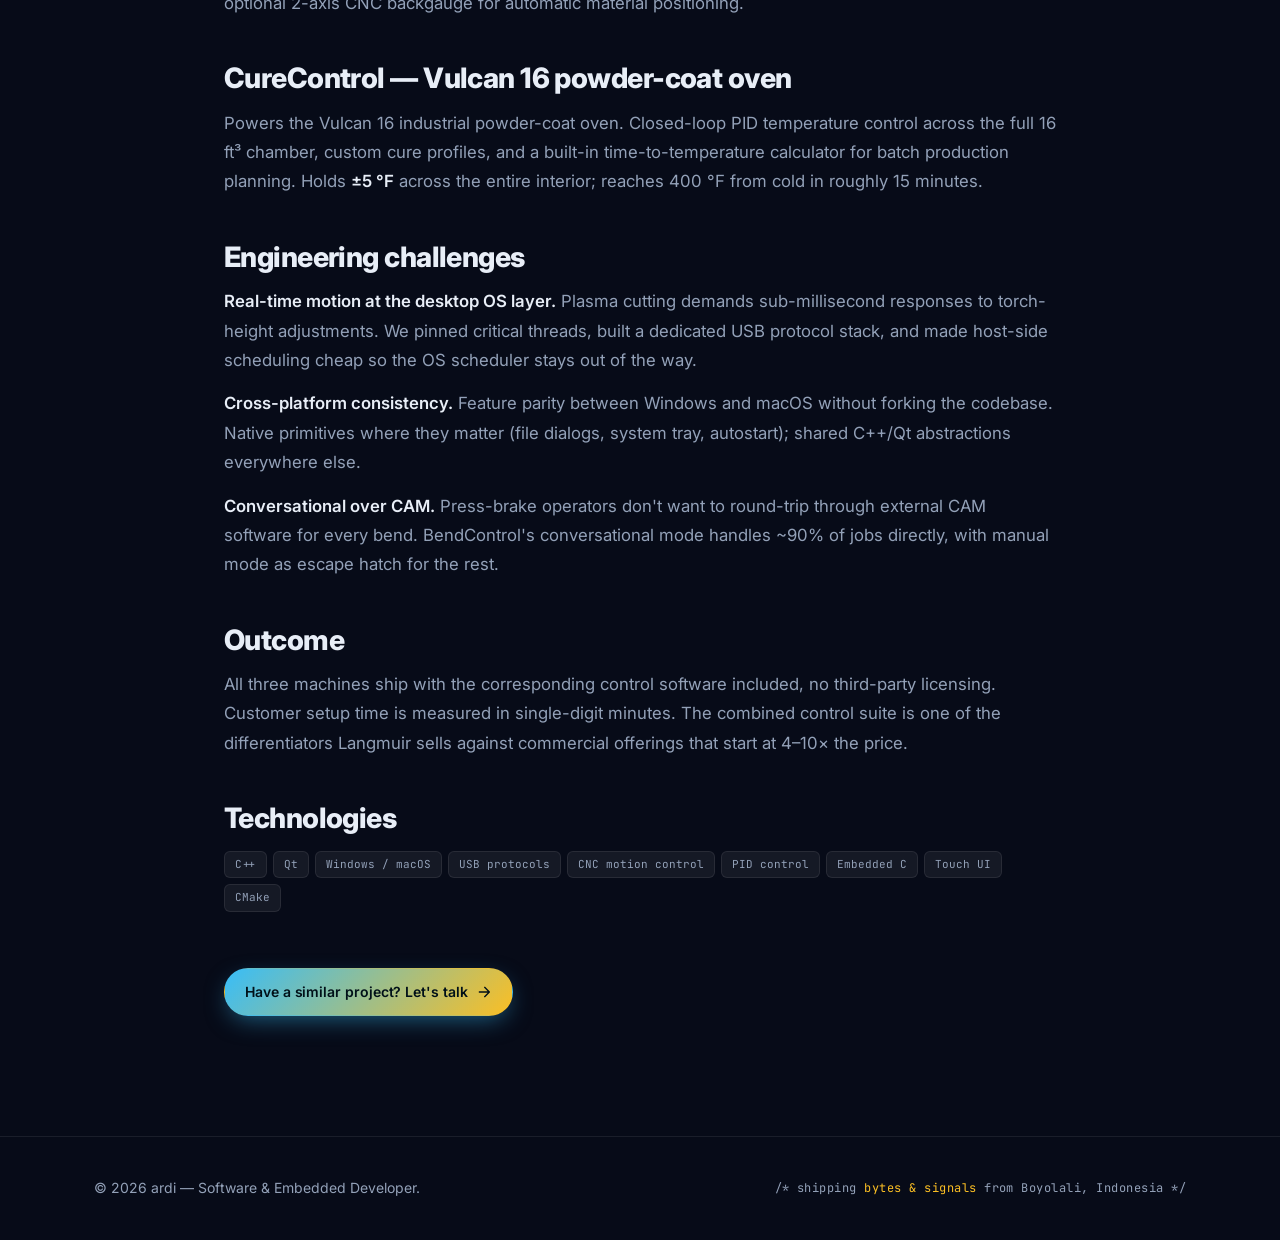
<file: case-studies/langmuir/index.html>
<!DOCTYPE html>
<html lang="en">
<head>
  <meta charset="UTF-8" />
  <meta name="viewport" content="width=device-width, initial-scale=1.0" />
  <meta name="description" content="Case study: Langmuir Systems machine control software — FireControl (CrossFire CNC plasma cutting tables), BendControl (Titan 25T press brake), CureControl (Vulcan 16 powder-coat oven). Cross-platform, real-time, end-to-end." />
  <meta name="theme-color" content="#0b0f1a" />

  <meta property="og:title" content="Langmuir Systems — Case Study | Nurkholish Ardi F." />
  <meta property="og:description" content="Cross-platform machine control software for three industrial machines: CNC plasma cutting tables, a 25-ton press brake, and a powder-coat oven." />
  <meta property="og:type" content="article" />
  <meta property="og:url" content="https://ardika.github.io/case-studies/langmuir/" />
  <meta property="og:image" content="https://ardika.github.io/og.svg" />
  <meta property="og:image:width" content="1200" />
  <meta property="og:image:height" content="630" />
  <meta name="twitter:card" content="summary_large_image" />
  <meta name="twitter:image" content="https://ardika.github.io/og.svg" />

  <title>Langmuir Systems — Case Study | ardi</title>

  <link rel="icon" href="data:image/svg+xml,%3Csvg xmlns='http://www.w3.org/2000/svg' viewBox='0 0 64 64'%3E%3Crect width='64' height='64' rx='14' fill='%2338bdf8'/%3E%3Ctext x='50%25' y='62%25' text-anchor='middle' font-family='ui-monospace,monospace' font-size='42' font-weight='800' fill='%23001018'%3Ea%3C/text%3E%3Ccircle cx='48' cy='16' r='5' fill='%2334d399'/%3E%3C/svg%3E" />

  <link rel="preconnect" href="https://fonts.googleapis.com" />
  <link rel="preconnect" href="https://fonts.gstatic.com" crossorigin />
  <link href="https://fonts.googleapis.com/css2?family=Inter:wght@400;500;600;700;800;900&family=JetBrains+Mono:wght@400;500&display=swap" rel="stylesheet" />

  <link rel="stylesheet" href="../../styles.css" />
</head>
<body>
  <a href="#main" class="skip-link">Skip to content</a>

  <div class="bg-grid" aria-hidden="true"></div>
  <div class="bg-glow" aria-hidden="true"></div>

  <header class="nav">
    <div class="container nav-inner">
      <a href="../../" class="brand" aria-label="ardi — home">
        <span class="brand-mark" aria-hidden="true">a</span>
        <span class="brand-text">ardi</span>
      </a>
      <nav class="nav-links" aria-label="Primary">
        <a href="../../#projects">Back to work</a>
        <a href="../../#contact">Hire me</a>
      </nav>
    </div>
  </header>

  <main id="main">
    <article class="case-study">
      <div class="container">
        <a href="../../#projects" class="case-back">← Back to selected work</a>
        <p class="section-eyebrow" data-num="case">Case study · Industrial control</p>
        <h1 class="case-title">Langmuir Systems</h1>
        <p class="case-tagline">Machine control software for three industrial machines — CNC plasma cutting, a 25-ton CNC press brake, and an industrial powder-coat oven. Cross-platform, real-time, end-to-end.</p>

        <div class="case-cover" style="--c1:#f97316;--c2:#7c2d12;">
          <span class="case-emoji">🔥</span>
        </div>

        <section>
          <h2>The brief</h2>
          <p>Langmuir Systems builds industrial machines for makers, fabrication shops, and small-batch manufacturers — CNC plasma cutting tables, a 25-ton CNC press brake, and an industrial powder-coat oven. Each machine needed control software that felt as engineered as the hardware: fast, reliable, cross-platform, and friendly enough that a hobbyist could pick it up without a CNC background.</p>
          <p>Three product lines, one engineering effort.</p>
        </section>

        <section>
          <h2>FireControl — CNC plasma cutting</h2>
          <p>Operates the <strong>CrossFire / CrossFire PRO / XR</strong> family of plasma cutting tables on Windows and macOS. Real-time program execution with continuous and step-based jogging, live program visualization with zoom and pan, automatic torch-height compensation driven by voltage feedback, pierce-delay tuning during runs, dry-run mode for testing without plasma, on-the-fly feed-rate override, and manual nesting calculations for material optimization. Touch-screen friendly with full keyboard-shortcut parity.</p>
          <p>Hooks cleanly into Fusion&nbsp;360 and SheetCAM for CAM workflows, and integrates with the optional LS Torch Height Controller module.</p>
        </section>

        <section>
          <h2>BendControl — Titan 25T press brake</h2>
          <p>Drives the Titan 25T 25-ton CNC press brake. The hardest engineering problem here is synchronizing two hydraulic rams — oil compressibility, valve hysteresis, and structural flex all conspire to throw them out of step under load. Glass-scale linear encoders feed both ram positions back to the motion controller, and the software constantly trims valve drive to keep them within <strong>±0.001″ at full load</strong>.</p>
          <p>Conversational programming mode lets the operator enter bend parameters directly — no external CAM required. Real-time hydraulic-pressure monitoring on both cylinders, integrated touchscreen UI, and an optional 2-axis CNC backgauge for automatic material positioning.</p>
        </section>

        <section>
          <h2>CureControl — Vulcan 16 powder-coat oven</h2>
          <p>Powers the Vulcan 16 industrial powder-coat oven. Closed-loop PID temperature control across the full 16 ft³ chamber, custom cure profiles, and a built-in time-to-temperature calculator for batch production planning. Holds <strong>±5 °F</strong> across the entire interior; reaches 400 °F from cold in roughly 15 minutes.</p>
        </section>

        <section>
          <h2>Engineering challenges</h2>
          <p><strong>Real-time motion at the desktop OS layer.</strong> Plasma cutting demands sub-millisecond responses to torch-height adjustments. We pinned critical threads, built a dedicated USB protocol stack, and made host-side scheduling cheap so the OS scheduler stays out of the way.</p>
          <p><strong>Cross-platform consistency.</strong> Feature parity between Windows and macOS without forking the codebase. Native primitives where they matter (file dialogs, system tray, autostart); shared C++/Qt abstractions everywhere else.</p>
          <p><strong>Conversational over CAM.</strong> Press-brake operators don't want to round-trip through external CAM software for every bend. BendControl's conversational mode handles ~90% of jobs directly, with manual mode as escape hatch for the rest.</p>
        </section>

        <section>
          <h2>Outcome</h2>
          <p>All three machines ship with the corresponding control software included, no third-party licensing. Customer setup time is measured in single-digit minutes. The combined control suite is one of the differentiators Langmuir sells against commercial offerings that start at 4–10× the price.</p>
        </section>

        <section class="case-stack">
          <h2>Technologies</h2>
          <div class="chips">
            <span class="chip">C++</span>
            <span class="chip">Qt</span>
            <span class="chip">Windows / macOS</span>
            <span class="chip">USB protocols</span>
            <span class="chip">CNC motion control</span>
            <span class="chip">PID control</span>
            <span class="chip">Embedded C</span>
            <span class="chip">Touch UI</span>
            <span class="chip">CMake</span>
          </div>
        </section>

        <a href="../../#contact" class="btn btn-primary case-cta">Have a similar project? Let's talk
          <svg viewBox="0 0 24 24" fill="none" stroke="currentColor" stroke-width="2" stroke-linecap="round" stroke-linejoin="round" aria-hidden="true"><path d="M5 12h14M13 5l7 7-7 7"/></svg>
        </a>
      </div>
    </article>
  </main>

  <footer class="footer">
    <div class="container footer-inner">
      <p class="muted small">© <span id="year"></span> ardi — Software &amp; Embedded Developer.</p>
      <p class="signature">/* shipping <span class="accent">bytes &amp; signals</span> from Boyolali, Indonesia */</p>
    </div>
  </footer>

  <script>document.getElementById('year').textContent = new Date().getFullYear();</script>
</body>
</html>
</file>
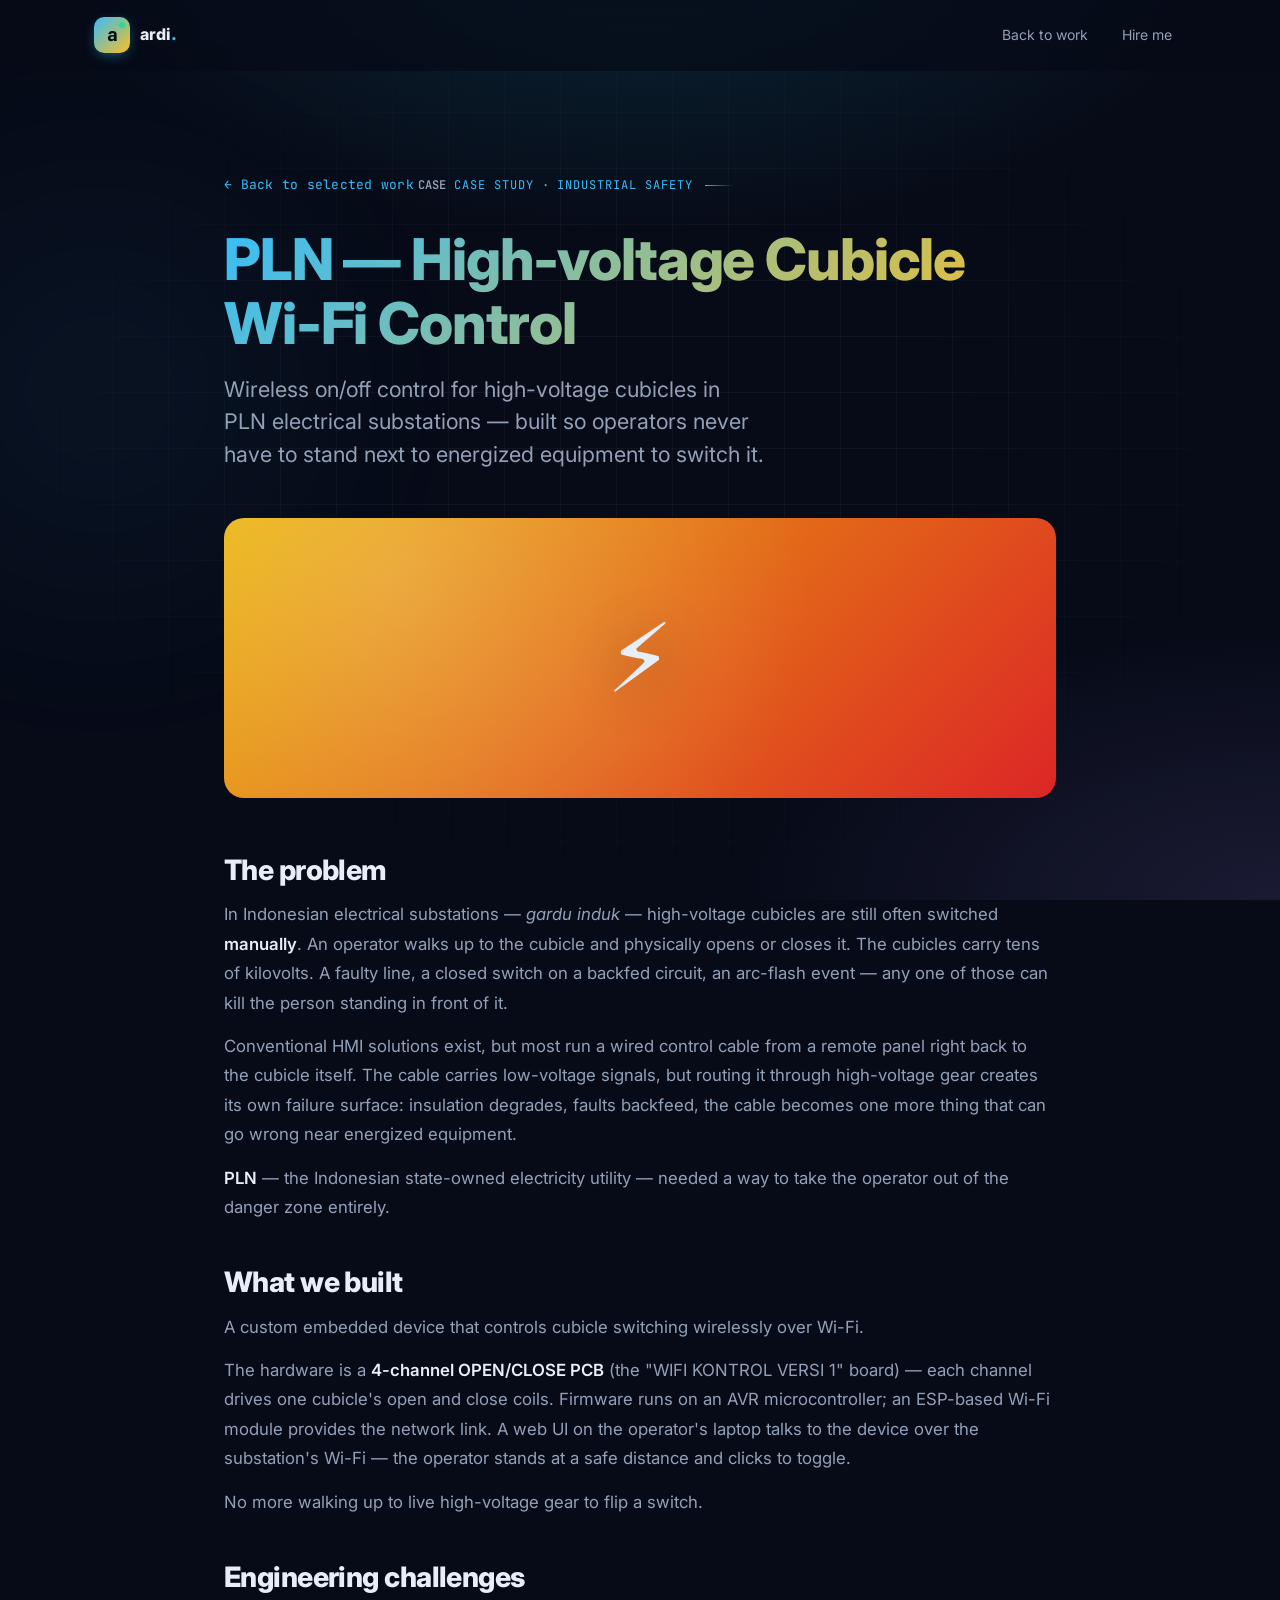
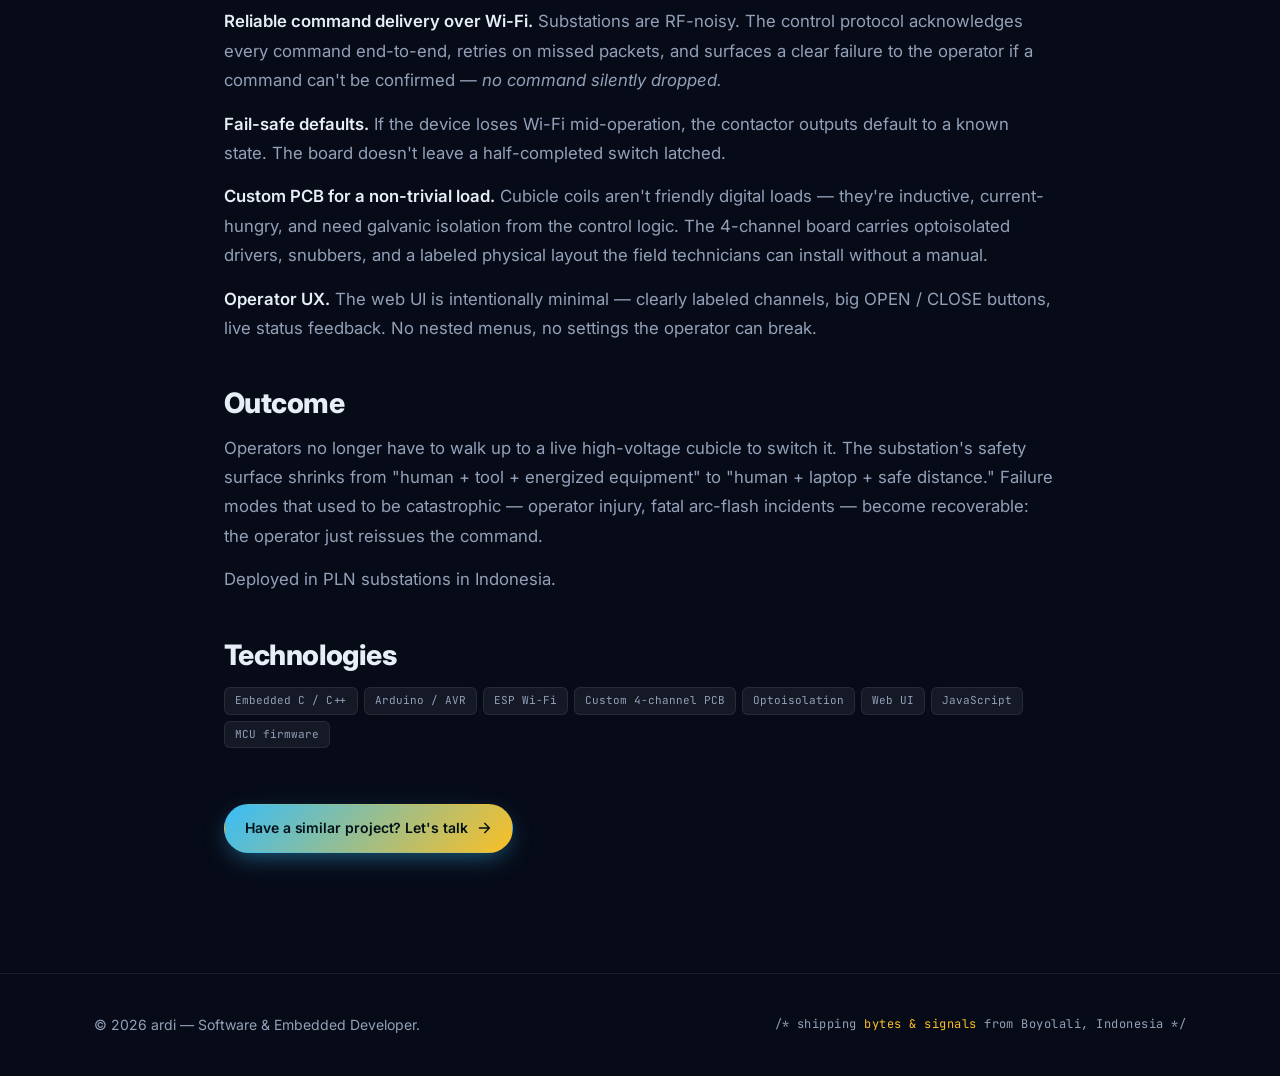
<file: case-studies/pln/index.html>
<!DOCTYPE html>
<html lang="en">
<head>
  <meta charset="UTF-8" />
  <meta name="viewport" content="width=device-width, initial-scale=1.0" />
  <meta name="description" content="Case study: wireless on/off control for high-voltage cubicles in PLN substations — keeping the operator out of the danger zone with custom embedded hardware over Wi-Fi." />
  <meta name="theme-color" content="#0b0f1a" />

  <meta property="og:title" content="PLN — High-voltage Cubicle Wi-Fi Control | Case Study | Nurkholish Ardi F." />
  <meta property="og:description" content="Wireless on/off control for high-voltage substation cubicles — keeping operators out of the danger zone." />
  <meta property="og:type" content="article" />
  <meta property="og:url" content="https://ardika.github.io/case-studies/pln/" />
  <meta property="og:image" content="https://ardika.github.io/og.svg" />
  <meta property="og:image:width" content="1200" />
  <meta property="og:image:height" content="630" />
  <meta name="twitter:card" content="summary_large_image" />
  <meta name="twitter:image" content="https://ardika.github.io/og.svg" />

  <title>PLN High-voltage Cubicle Wi-Fi Control — Case Study | ardi</title>

  <link rel="icon" href="data:image/svg+xml,%3Csvg xmlns='http://www.w3.org/2000/svg' viewBox='0 0 64 64'%3E%3Crect width='64' height='64' rx='14' fill='%2338bdf8'/%3E%3Ctext x='50%25' y='62%25' text-anchor='middle' font-family='ui-monospace,monospace' font-size='42' font-weight='800' fill='%23001018'%3Ea%3C/text%3E%3Ccircle cx='48' cy='16' r='5' fill='%2334d399'/%3E%3C/svg%3E" />

  <link rel="preconnect" href="https://fonts.googleapis.com" />
  <link rel="preconnect" href="https://fonts.gstatic.com" crossorigin />
  <link href="https://fonts.googleapis.com/css2?family=Inter:wght@400;500;600;700;800;900&family=JetBrains+Mono:wght@400;500&display=swap" rel="stylesheet" />

  <link rel="stylesheet" href="../../styles.css" />
</head>
<body>
  <a href="#main" class="skip-link">Skip to content</a>

  <div class="bg-grid" aria-hidden="true"></div>
  <div class="bg-glow" aria-hidden="true"></div>

  <header class="nav">
    <div class="container nav-inner">
      <a href="../../" class="brand" aria-label="ardi — home">
        <span class="brand-mark" aria-hidden="true">a</span>
        <span class="brand-text">ardi</span>
      </a>
      <nav class="nav-links" aria-label="Primary">
        <a href="../../#projects">Back to work</a>
        <a href="../../#contact">Hire me</a>
      </nav>
    </div>
  </header>

  <main id="main">
    <article class="case-study">
      <div class="container">
        <a href="../../#projects" class="case-back">← Back to selected work</a>
        <p class="section-eyebrow" data-num="case">Case study · Industrial safety</p>
        <h1 class="case-title">PLN — High-voltage Cubicle Wi-Fi Control</h1>
        <p class="case-tagline">Wireless on/off control for high-voltage cubicles in PLN electrical substations — built so operators never have to stand next to energized equipment to switch it.</p>

        <div class="case-cover" style="--c1:#eab308;--c2:#dc2626;">
          <span class="case-emoji">⚡</span>
        </div>

        <section>
          <h2>The problem</h2>
          <p>In Indonesian electrical substations — <em>gardu induk</em> — high-voltage cubicles are still often switched <strong>manually</strong>. An operator walks up to the cubicle and physically opens or closes it. The cubicles carry tens of kilovolts. A faulty line, a closed switch on a backfed circuit, an arc-flash event — any one of those can kill the person standing in front of it.</p>
          <p>Conventional HMI solutions exist, but most run a wired control cable from a remote panel right back to the cubicle itself. The cable carries low-voltage signals, but routing it through high-voltage gear creates its own failure surface: insulation degrades, faults backfeed, the cable becomes one more thing that can go wrong near energized equipment.</p>
          <p><strong>PLN</strong> — the Indonesian state-owned electricity utility — needed a way to take the operator out of the danger zone entirely.</p>
        </section>

        <section>
          <h2>What we built</h2>
          <p>A custom embedded device that controls cubicle switching wirelessly over Wi-Fi.</p>
          <p>The hardware is a <strong>4-channel OPEN/CLOSE PCB</strong> (the "WIFI KONTROL VERSI 1" board) — each channel drives one cubicle's open and close coils. Firmware runs on an AVR microcontroller; an ESP-based Wi-Fi module provides the network link. A web UI on the operator's laptop talks to the device over the substation's Wi-Fi — the operator stands at a safe distance and clicks to toggle.</p>
          <p>No more walking up to live high-voltage gear to flip a switch.</p>
        </section>

        <section>
          <h2>Engineering challenges</h2>
          <p><strong>Reliable command delivery over Wi-Fi.</strong> Substations are RF-noisy. The control protocol acknowledges every command end-to-end, retries on missed packets, and surfaces a clear failure to the operator if a command can't be confirmed — <em>no command silently dropped.</em></p>
          <p><strong>Fail-safe defaults.</strong> If the device loses Wi-Fi mid-operation, the contactor outputs default to a known state. The board doesn't leave a half-completed switch latched.</p>
          <p><strong>Custom PCB for a non-trivial load.</strong> Cubicle coils aren't friendly digital loads — they're inductive, current-hungry, and need galvanic isolation from the control logic. The 4-channel board carries optoisolated drivers, snubbers, and a labeled physical layout the field technicians can install without a manual.</p>
          <p><strong>Operator UX.</strong> The web UI is intentionally minimal — clearly labeled channels, big OPEN / CLOSE buttons, live status feedback. No nested menus, no settings the operator can break.</p>
        </section>

        <section>
          <h2>Outcome</h2>
          <p>Operators no longer have to walk up to a live high-voltage cubicle to switch it. The substation's safety surface shrinks from "human + tool + energized equipment" to "human + laptop + safe distance." Failure modes that used to be catastrophic — operator injury, fatal arc-flash incidents — become recoverable: the operator just reissues the command.</p>
          <p>Deployed in PLN substations in Indonesia.</p>
        </section>

        <section class="case-stack">
          <h2>Technologies</h2>
          <div class="chips">
            <span class="chip">Embedded C / C++</span>
            <span class="chip">Arduino / AVR</span>
            <span class="chip">ESP Wi-Fi</span>
            <span class="chip">Custom 4-channel PCB</span>
            <span class="chip">Optoisolation</span>
            <span class="chip">Web UI</span>
            <span class="chip">JavaScript</span>
            <span class="chip">MCU firmware</span>
          </div>
        </section>

        <a href="../../#contact" class="btn btn-primary case-cta">Have a similar project? Let's talk
          <svg viewBox="0 0 24 24" fill="none" stroke="currentColor" stroke-width="2" stroke-linecap="round" stroke-linejoin="round" aria-hidden="true"><path d="M5 12h14M13 5l7 7-7 7"/></svg>
        </a>
      </div>
    </article>
  </main>

  <footer class="footer">
    <div class="container footer-inner">
      <p class="muted small">© <span id="year"></span> ardi — Software &amp; Embedded Developer.</p>
      <p class="signature">/* shipping <span class="accent">bytes &amp; signals</span> from Boyolali, Indonesia */</p>
    </div>
  </footer>

  <script>document.getElementById('year').textContent = new Date().getFullYear();</script>
</body>
</html>
</file>
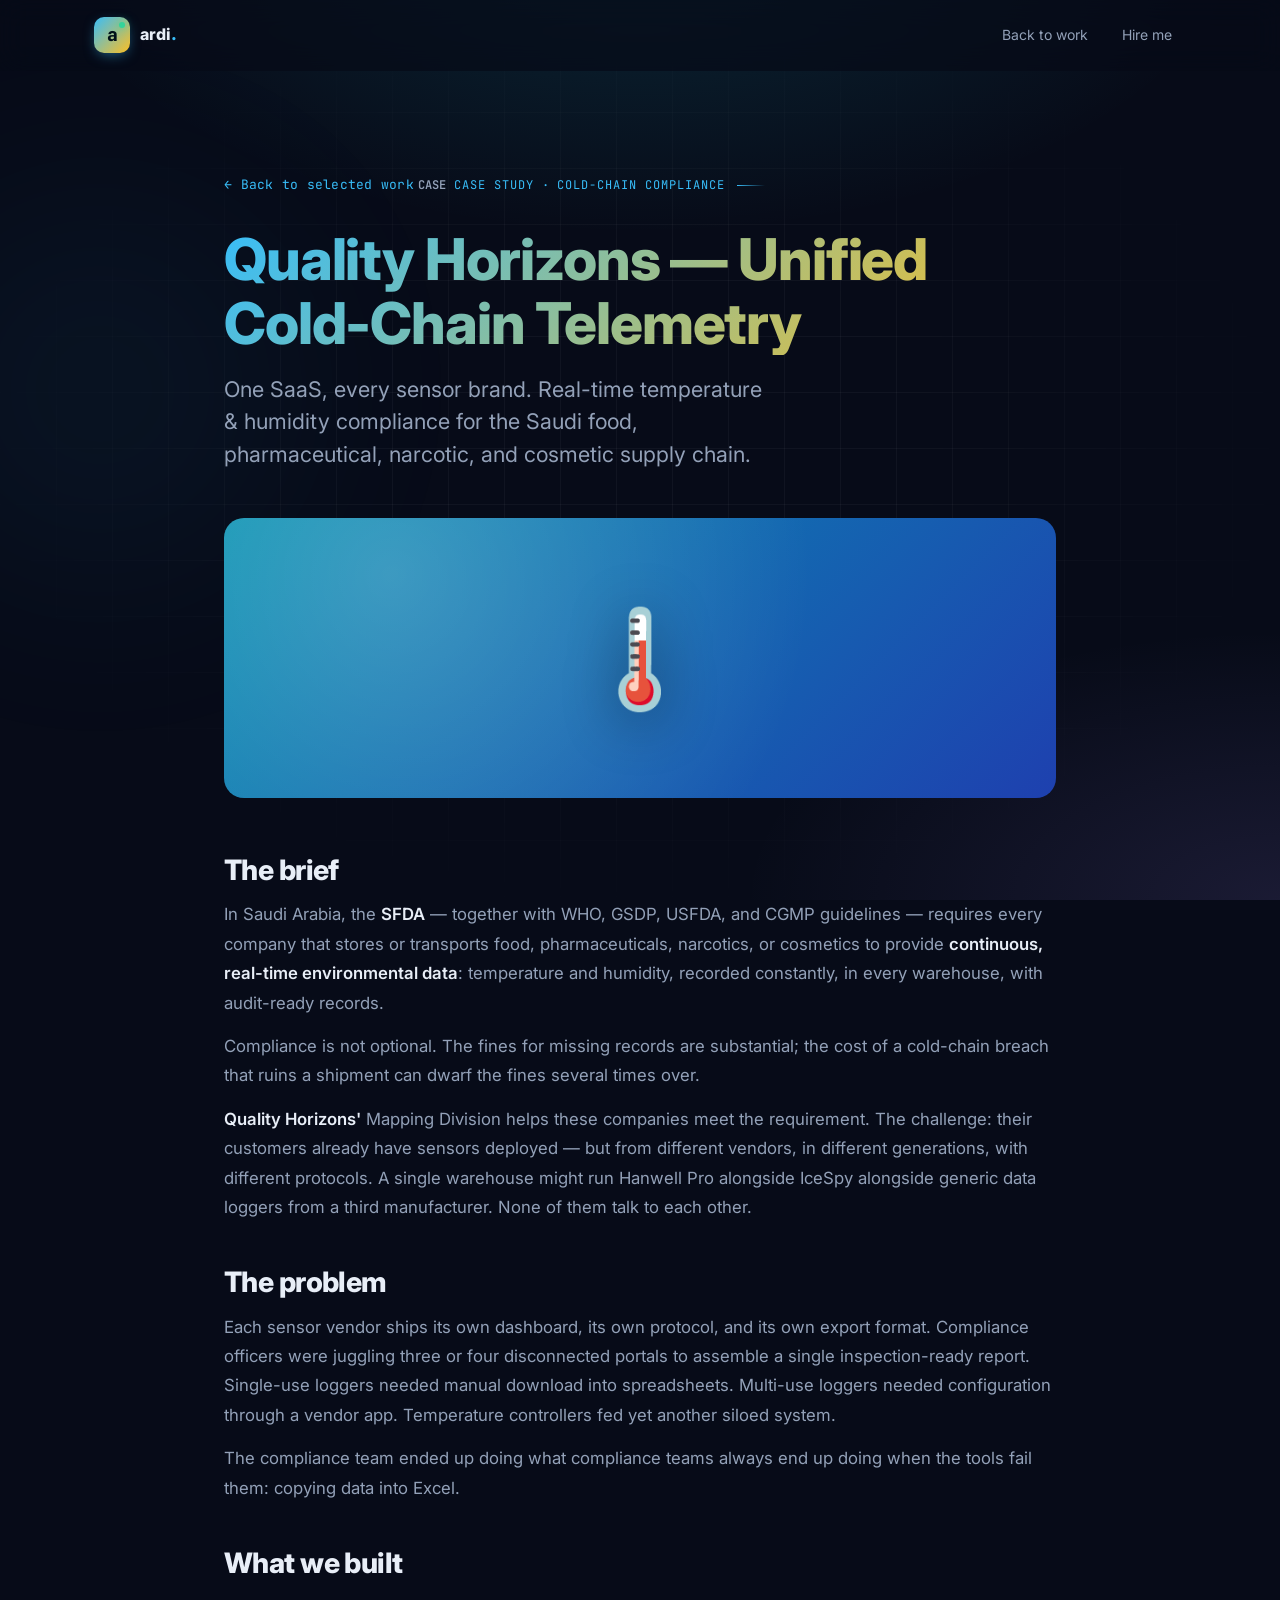
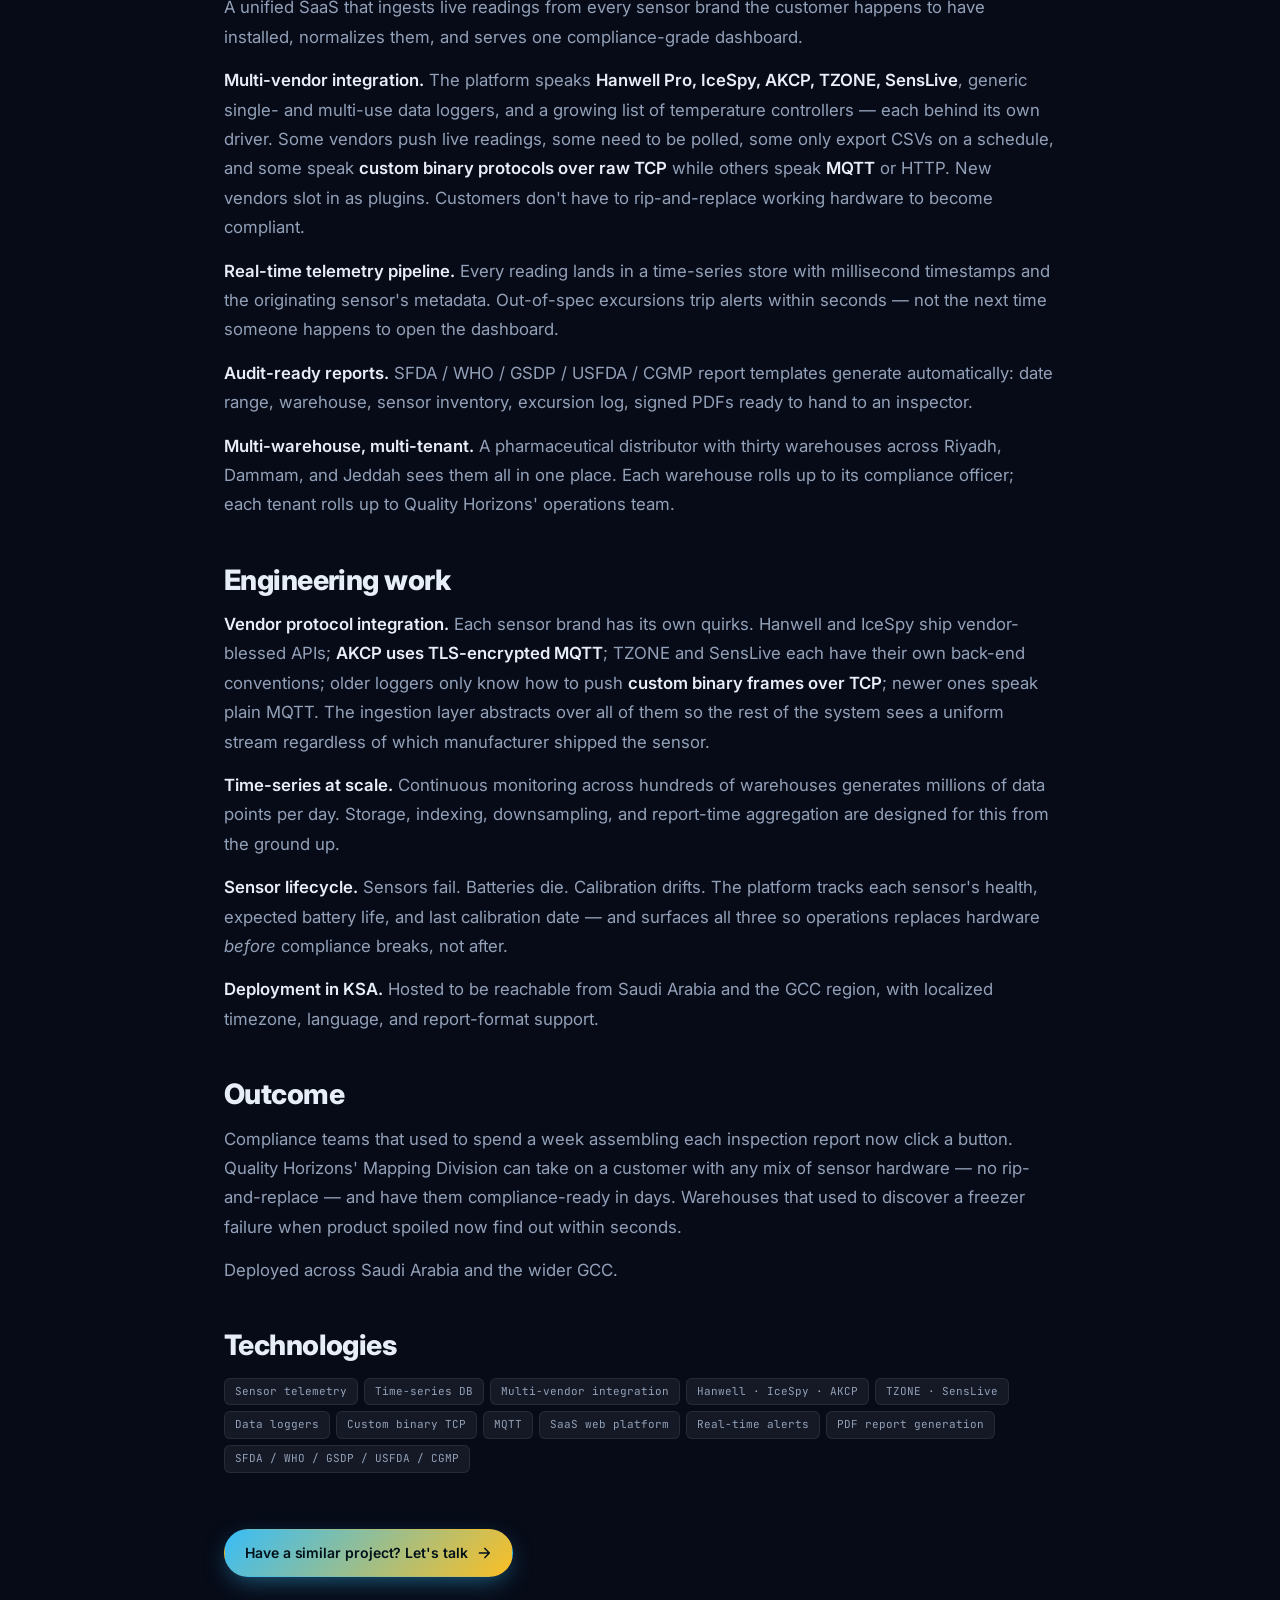
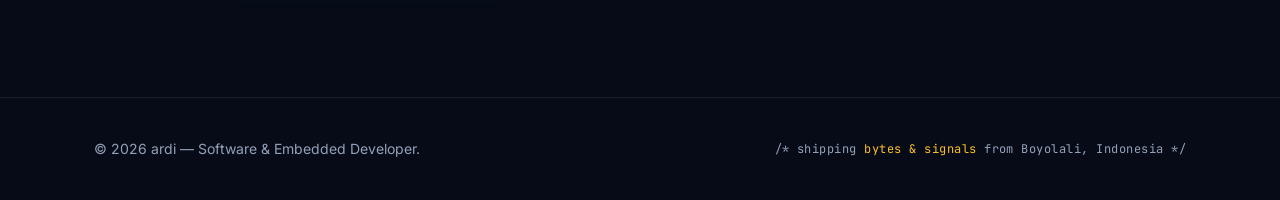
<file: case-studies/qhorizons/index.html>
<!DOCTYPE html>
<html lang="en">
<head>
  <meta charset="UTF-8" />
  <meta name="viewport" content="width=device-width, initial-scale=1.0" />
  <meta name="description" content="Case study: a unified SaaS for Quality Horizons that integrates multiple sensor brands into one compliance-grade real-time temperature and humidity platform — for Saudi Arabia's food, pharma, narcotic, and cosmetic supply chain regulations." />
  <meta name="theme-color" content="#0b0f1a" />

  <meta property="og:title" content="Quality Horizons — Unified Cold-Chain Telemetry SaaS | Case Study | Nurkholish Ardi F." />
  <meta property="og:description" content="One SaaS, every sensor brand. Real-time temperature and humidity compliance for KSA's food/drug/narcotic/cosmetic warehouses." />
  <meta property="og:type" content="article" />
  <meta property="og:url" content="https://ardika.github.io/case-studies/qhorizons/" />
  <meta property="og:image" content="https://ardika.github.io/og.svg" />
  <meta property="og:image:width" content="1200" />
  <meta property="og:image:height" content="630" />
  <meta name="twitter:card" content="summary_large_image" />
  <meta name="twitter:image" content="https://ardika.github.io/og.svg" />

  <title>Quality Horizons — Unified Cold-Chain Telemetry | Case Study | ardi</title>

  <link rel="icon" href="data:image/svg+xml,%3Csvg xmlns='http://www.w3.org/2000/svg' viewBox='0 0 64 64'%3E%3Crect width='64' height='64' rx='14' fill='%2338bdf8'/%3E%3Ctext x='50%25' y='62%25' text-anchor='middle' font-family='ui-monospace,monospace' font-size='42' font-weight='800' fill='%23001018'%3Ea%3C/text%3E%3Ccircle cx='48' cy='16' r='5' fill='%2334d399'/%3E%3C/svg%3E" />

  <link rel="preconnect" href="https://fonts.googleapis.com" />
  <link rel="preconnect" href="https://fonts.gstatic.com" crossorigin />
  <link href="https://fonts.googleapis.com/css2?family=Inter:wght@400;500;600;700;800;900&family=JetBrains+Mono:wght@400;500&display=swap" rel="stylesheet" />

  <link rel="stylesheet" href="../../styles.css" />
</head>
<body>
  <a href="#main" class="skip-link">Skip to content</a>

  <div class="bg-grid" aria-hidden="true"></div>
  <div class="bg-glow" aria-hidden="true"></div>

  <header class="nav">
    <div class="container nav-inner">
      <a href="../../" class="brand" aria-label="ardi — home">
        <span class="brand-mark" aria-hidden="true">a</span>
        <span class="brand-text">ardi</span>
      </a>
      <nav class="nav-links" aria-label="Primary">
        <a href="../../#projects">Back to work</a>
        <a href="../../#contact">Hire me</a>
      </nav>
    </div>
  </header>

  <main id="main">
    <article class="case-study">
      <div class="container">
        <a href="../../#projects" class="case-back">← Back to selected work</a>
        <p class="section-eyebrow" data-num="case">Case study · Cold-chain compliance</p>
        <h1 class="case-title">Quality Horizons — Unified Cold-Chain Telemetry</h1>
        <p class="case-tagline">One SaaS, every sensor brand. Real-time temperature &amp; humidity compliance for the Saudi food, pharmaceutical, narcotic, and cosmetic supply chain.</p>

        <div class="case-cover" style="--c1:#0891b2;--c2:#1e40af;">
          <span class="case-emoji">🌡️</span>
        </div>

        <section>
          <h2>The brief</h2>
          <p>In Saudi Arabia, the <strong>SFDA</strong> — together with WHO, GSDP, USFDA, and CGMP guidelines — requires every company that stores or transports food, pharmaceuticals, narcotics, or cosmetics to provide <strong>continuous, real-time environmental data</strong>: temperature and humidity, recorded constantly, in every warehouse, with audit-ready records.</p>
          <p>Compliance is not optional. The fines for missing records are substantial; the cost of a cold-chain breach that ruins a shipment can dwarf the fines several times over.</p>
          <p><strong>Quality Horizons'</strong> Mapping Division helps these companies meet the requirement. The challenge: their customers already have sensors deployed — but from different vendors, in different generations, with different protocols. A single warehouse might run Hanwell Pro alongside IceSpy alongside generic data loggers from a third manufacturer. None of them talk to each other.</p>
        </section>

        <section>
          <h2>The problem</h2>
          <p>Each sensor vendor ships its own dashboard, its own protocol, and its own export format. Compliance officers were juggling three or four disconnected portals to assemble a single inspection-ready report. Single-use loggers needed manual download into spreadsheets. Multi-use loggers needed configuration through a vendor app. Temperature controllers fed yet another siloed system.</p>
          <p>The compliance team ended up doing what compliance teams always end up doing when the tools fail them: copying data into Excel.</p>
        </section>

        <section>
          <h2>What we built</h2>
          <p>A unified SaaS that ingests live readings from every sensor brand the customer happens to have installed, normalizes them, and serves one compliance-grade dashboard.</p>
          <p><strong>Multi-vendor integration.</strong> The platform speaks <strong>Hanwell Pro, IceSpy, AKCP, TZONE, SensLive</strong>, generic single- and multi-use data loggers, and a growing list of temperature controllers — each behind its own driver. Some vendors push live readings, some need to be polled, some only export CSVs on a schedule, and some speak <strong>custom binary protocols over raw TCP</strong> while others speak <strong>MQTT</strong> or HTTP. New vendors slot in as plugins. Customers don't have to rip-and-replace working hardware to become compliant.</p>
          <p><strong>Real-time telemetry pipeline.</strong> Every reading lands in a time-series store with millisecond timestamps and the originating sensor's metadata. Out-of-spec excursions trip alerts within seconds — not the next time someone happens to open the dashboard.</p>
          <p><strong>Audit-ready reports.</strong> SFDA / WHO / GSDP / USFDA / CGMP report templates generate automatically: date range, warehouse, sensor inventory, excursion log, signed PDFs ready to hand to an inspector.</p>
          <p><strong>Multi-warehouse, multi-tenant.</strong> A pharmaceutical distributor with thirty warehouses across Riyadh, Dammam, and Jeddah sees them all in one place. Each warehouse rolls up to its compliance officer; each tenant rolls up to Quality Horizons' operations team.</p>
        </section>

        <section>
          <h2>Engineering work</h2>
          <p><strong>Vendor protocol integration.</strong> Each sensor brand has its own quirks. Hanwell and IceSpy ship vendor-blessed APIs; <strong>AKCP uses TLS-encrypted MQTT</strong>; TZONE and SensLive each have their own back-end conventions; older loggers only know how to push <strong>custom binary frames over TCP</strong>; newer ones speak plain MQTT. The ingestion layer abstracts over all of them so the rest of the system sees a uniform stream regardless of which manufacturer shipped the sensor.</p>
          <p><strong>Time-series at scale.</strong> Continuous monitoring across hundreds of warehouses generates millions of data points per day. Storage, indexing, downsampling, and report-time aggregation are designed for this from the ground up.</p>
          <p><strong>Sensor lifecycle.</strong> Sensors fail. Batteries die. Calibration drifts. The platform tracks each sensor's health, expected battery life, and last calibration date — and surfaces all three so operations replaces hardware <em>before</em> compliance breaks, not after.</p>
          <p><strong>Deployment in KSA.</strong> Hosted to be reachable from Saudi Arabia and the GCC region, with localized timezone, language, and report-format support.</p>
        </section>

        <section>
          <h2>Outcome</h2>
          <p>Compliance teams that used to spend a week assembling each inspection report now click a button. Quality Horizons' Mapping Division can take on a customer with any mix of sensor hardware — no rip-and-replace — and have them compliance-ready in days. Warehouses that used to discover a freezer failure when product spoiled now find out within seconds.</p>
          <p>Deployed across Saudi Arabia and the wider GCC.</p>
        </section>

        <section class="case-stack">
          <h2>Technologies</h2>
          <div class="chips">
            <span class="chip">Sensor telemetry</span>
            <span class="chip">Time-series DB</span>
            <span class="chip">Multi-vendor integration</span>
            <span class="chip">Hanwell · IceSpy · AKCP</span>
            <span class="chip">TZONE · SensLive</span>
            <span class="chip">Data loggers</span>
            <span class="chip">Custom binary TCP</span>
            <span class="chip">MQTT</span>
            <span class="chip">SaaS web platform</span>
            <span class="chip">Real-time alerts</span>
            <span class="chip">PDF report generation</span>
            <span class="chip">SFDA / WHO / GSDP / USFDA / CGMP</span>
          </div>
        </section>

        <a href="../../#contact" class="btn btn-primary case-cta">Have a similar project? Let's talk
          <svg viewBox="0 0 24 24" fill="none" stroke="currentColor" stroke-width="2" stroke-linecap="round" stroke-linejoin="round" aria-hidden="true"><path d="M5 12h14M13 5l7 7-7 7"/></svg>
        </a>
      </div>
    </article>
  </main>

  <footer class="footer">
    <div class="container footer-inner">
      <p class="muted small">© <span id="year"></span> ardi — Software &amp; Embedded Developer.</p>
      <p class="signature">/* shipping <span class="accent">bytes &amp; signals</span> from Boyolali, Indonesia */</p>
    </div>
  </footer>

  <script>document.getElementById('year').textContent = new Date().getFullYear();</script>
</body>
</html>
</file>
<file: styles.css>
/* =========================
   Theme tokens
   ========================= */
:root {
  /* Signature palette: electric sky + warm amber on deep navy.
     The unusual cyan→amber gradient reads as "engineer working with
     hardware and instruments" — distinct from generic cyan→purple. */
  --bg: #070b18;
  --bg-2: #0c1325;
  --surface: rgba(255, 255, 255, 0.025);
  --surface-2: rgba(255, 255, 255, 0.06);
  --border: rgba(255, 255, 255, 0.08);
  --border-2: rgba(255, 255, 255, 0.16);
  --text: #e8eef7;
  --muted: #93a1b8;
  --accent: #38bdf8;     /* signal sky */
  --accent-2: #fbbf24;   /* instrument amber */
  --accent-3: #f472b6;   /* signal pink */
  --led: #34d399;        /* status LED */
  --shadow: 0 20px 60px -20px rgba(0, 0, 0, 0.55);

  --radius: 14px;
  --radius-lg: 20px;
  --container: 1140px;

  --font-sans: 'Inter', system-ui, -apple-system, "Segoe UI", Roboto, "Helvetica Neue", Arial, sans-serif;
  --font-mono: 'JetBrains Mono', ui-monospace, "SF Mono", Menlo, monospace;
}

[data-theme="light"] {
  --bg: #faf9f5;
  --bg-2: #f0eee6;
  --surface: rgba(0, 0, 0, 0.025);
  --surface-2: rgba(0, 0, 0, 0.05);
  --border: rgba(0, 0, 0, 0.08);
  --border-2: rgba(0, 0, 0, 0.16);
  --text: #0e1320;
  --muted: #5a6478;
  --accent: #0284c7;
  --accent-2: #b45309;
  --accent-3: #db2777;
  --led: #059669;
  --shadow: 0 20px 50px -25px rgba(20, 30, 60, 0.2);
}

/* =========================
   Reset & base
   ========================= */
*,
*::before,
*::after { box-sizing: border-box; }

html { scroll-behavior: smooth; }

body {
  margin: 0;
  font-family: var(--font-sans);
  background: var(--bg);
  color: var(--text);
  line-height: 1.6;
  -webkit-font-smoothing: antialiased;
  -moz-osx-font-smoothing: grayscale;
  overflow-x: hidden;
}

img, svg { display: block; max-width: 100%; }

a { color: inherit; text-decoration: none; }

h1, h2, h3, h4 {
  margin: 0;
  font-weight: 800;
  letter-spacing: -0.02em;
  line-height: 1.15;
}

p { margin: 0; }

button {
  font: inherit;
  cursor: pointer;
  background: none;
  border: 0;
  color: inherit;
}

.skip-link {
  position: absolute;
  left: -9999px;
  top: 0;
  background: var(--accent);
  color: #001018;
  padding: 8px 12px;
  border-radius: 8px;
  z-index: 1000;
}
.skip-link:focus { left: 12px; top: 12px; }

.container {
  width: 100%;
  max-width: var(--container);
  margin: 0 auto;
  padding: 0 24px;
}

/* =========================
   Background decoration
   ========================= */
.bg-grid {
  position: fixed;
  inset: 0;
  z-index: -2;
  background:
    radial-gradient(ellipse 80% 60% at 50% -10%, rgba(34, 211, 238, 0.15), transparent 60%),
    radial-gradient(ellipse 70% 50% at 100% 100%, rgba(167, 139, 250, 0.12), transparent 60%),
    var(--bg);
}
.bg-grid::before {
  content: "";
  position: absolute;
  inset: 0;
  background-image:
    linear-gradient(var(--border) 1px, transparent 1px),
    linear-gradient(90deg, var(--border) 1px, transparent 1px);
  background-size: 56px 56px;
  mask-image: radial-gradient(ellipse at center, black 30%, transparent 75%);
  opacity: 0.5;
}

[data-theme="light"] .bg-grid {
  background:
    radial-gradient(ellipse 80% 60% at 50% -10%, rgba(8, 145, 178, 0.10), transparent 60%),
    radial-gradient(ellipse 70% 50% at 100% 100%, rgba(124, 58, 237, 0.08), transparent 60%),
    var(--bg);
}

.bg-glow {
  position: fixed;
  z-index: -1;
  width: 600px;
  height: 600px;
  border-radius: 50%;
  filter: blur(120px);
  background: radial-gradient(circle, var(--accent), transparent 60%);
  opacity: 0.10;
  pointer-events: none;
  top: 10%;
  left: -200px;
  animation: float 18s ease-in-out infinite;
}

@keyframes float {
  0%, 100% { transform: translate(0, 0); }
  50% { transform: translate(80px, 60px); }
}

/* =========================
   Navigation
   ========================= */
.nav {
  position: sticky;
  top: 0;
  z-index: 50;
  backdrop-filter: blur(14px);
  -webkit-backdrop-filter: blur(14px);
  background: color-mix(in oklab, var(--bg) 70%, transparent);
  border-bottom: 1px solid transparent;
  transition: border-color 0.3s, background 0.3s;
}
.nav.scrolled {
  border-bottom-color: var(--border);
}

.nav-inner {
  display: flex;
  align-items: center;
  justify-content: space-between;
  padding: 16px 24px;
}

.brand {
  display: flex;
  align-items: center;
  gap: 10px;
  font-weight: 800;
  letter-spacing: -0.01em;
}
.brand-mark {
  position: relative;
  width: 36px;
  height: 36px;
  display: grid;
  place-items: center;
  border-radius: 10px;
  background: linear-gradient(135deg, var(--accent), var(--accent-2));
  color: #001018;
  font-family: var(--font-mono);
  font-weight: 800;
  font-size: 18px;
  letter-spacing: -0.05em;
  box-shadow: 0 4px 14px -4px color-mix(in oklab, var(--accent) 60%, transparent);
}
.brand-mark::after {
  /* LED status dot — signature detail */
  content: "";
  position: absolute;
  top: 5px;
  right: 5px;
  width: 6px;
  height: 6px;
  border-radius: 50%;
  background: var(--led);
  box-shadow: 0 0 8px var(--led);
  animation: led-blink 2.4s ease-in-out infinite;
}
@keyframes led-blink {
  0%, 100% { opacity: 1; }
  50% { opacity: 0.45; }
}
.brand-text {
  font-size: 16px;
  display: inline-flex;
  align-items: baseline;
  gap: 1px;
}
.brand-text::after {
  content: ".";
  color: var(--accent);
  font-weight: 900;
}

.nav-links {
  display: flex;
  gap: 6px;
}
.nav-links a {
  padding: 8px 14px;
  border-radius: 999px;
  font-size: 14px;
  color: var(--muted);
  transition: color 0.2s, background 0.2s;
}
.nav-links a:hover { color: var(--text); background: var(--surface-2); }

.theme-toggle {
  width: 38px;
  height: 38px;
  display: grid;
  place-items: center;
  border-radius: 10px;
  border: 1px solid var(--border);
  background: var(--surface);
  color: var(--text);
  transition: background 0.2s, border-color 0.2s;
}
.theme-toggle:hover { background: var(--surface-2); border-color: var(--border-2); }
.theme-toggle svg { width: 18px; height: 18px; }
.theme-toggle .icon-moon { display: none; }
[data-theme="light"] .theme-toggle .icon-sun { display: none; }
[data-theme="light"] .theme-toggle .icon-moon { display: block; }

.menu-toggle {
  display: none;
  width: 38px;
  height: 38px;
  flex-direction: column;
  justify-content: center;
  align-items: center;
  gap: 4px;
  border-radius: 10px;
  border: 1px solid var(--border);
  background: var(--surface);
}
.menu-toggle span {
  display: block;
  width: 18px;
  height: 2px;
  background: var(--text);
  border-radius: 2px;
  transition: transform 0.3s, opacity 0.3s;
}
.menu-toggle[aria-expanded="true"] span:nth-child(1) { transform: translateY(6px) rotate(45deg); }
.menu-toggle[aria-expanded="true"] span:nth-child(2) { opacity: 0; }
.menu-toggle[aria-expanded="true"] span:nth-child(3) { transform: translateY(-6px) rotate(-45deg); }

/* =========================
   Buttons
   ========================= */
.btn {
  display: inline-flex;
  align-items: center;
  gap: 8px;
  padding: 12px 20px;
  border-radius: 999px;
  font-weight: 600;
  font-size: 14px;
  letter-spacing: -0.005em;
  transition: transform 0.15s, box-shadow 0.2s, background 0.2s, border-color 0.2s, color 0.2s;
  border: 1px solid transparent;
  white-space: nowrap;
}
.btn svg { width: 16px; height: 16px; }
.btn:active { transform: translateY(1px); }

.btn-primary {
  background: linear-gradient(135deg, var(--accent), var(--accent-2));
  color: #001018;
  box-shadow: 0 8px 24px -6px color-mix(in oklab, var(--accent) 50%, transparent);
}
.btn-primary:hover {
  box-shadow: 0 14px 32px -8px color-mix(in oklab, var(--accent) 70%, transparent);
}

.btn-ghost {
  background: var(--surface);
  border-color: var(--border);
  color: var(--text);
}
.btn-ghost:hover { background: var(--surface-2); border-color: var(--border-2); }

.btn-block { width: 100%; justify-content: center; }

/* =========================
   Hero
   ========================= */
.hero {
  position: relative;
  padding: 120px 0 100px;
  text-align: center;
  overflow: hidden;
}

.hero-inner {
  display: flex;
  flex-direction: column;
  align-items: center;
}

.eyebrow {
  display: inline-flex;
  align-items: center;
  gap: 8px;
  padding: 6px 14px;
  border-radius: 999px;
  font-size: 13px;
  font-weight: 500;
  color: var(--muted);
  border: 1px solid var(--border);
  background: var(--surface);
  margin-bottom: 28px;
}
.dot {
  width: 8px;
  height: 8px;
  border-radius: 50%;
  background: #10b981;
  box-shadow: 0 0 0 4px color-mix(in oklab, #10b981 25%, transparent);
  animation: pulse 2s ease-in-out infinite;
}
@keyframes pulse {
  0%, 100% { box-shadow: 0 0 0 4px color-mix(in oklab, #10b981 25%, transparent); }
  50% { box-shadow: 0 0 0 8px color-mix(in oklab, #10b981 8%, transparent); }
}

.hero-title {
  font-size: clamp(2.4rem, 6vw, 4.5rem);
  max-width: 920px;
  margin-bottom: 24px;
  text-align: center;
  display: flex;
  flex-direction: column;
  align-items: center;
}
.hero-line {
  display: block;
  text-align: center;
  text-wrap: balance;
  max-width: 100%;
}

.grad {
  background: linear-gradient(135deg, var(--accent), var(--accent-2));
  -webkit-background-clip: text;
  background-clip: text;
  color: transparent;
}
.grad-2 {
  background: linear-gradient(135deg, var(--accent-2), var(--accent-3));
  -webkit-background-clip: text;
  background-clip: text;
  color: transparent;
}
.typing-line {
  /* Fixed-size placeholder: reserves 2 lines of vertical space.
     font-size: 0.75em + font-weight: 500 keeps 35-char Inter lines under
     the h1's 920px content cap, so the JS-inserted breaks are the only
     ones that fire. Also gives a nice typographic hierarchy: bold name
     on top, lighter rotating phrase below. */
  display: block;
  width: 100%;
  max-width: 95vw;
  min-height: 2.3em;
  margin: 0 auto;
  text-align: center;
  font-size: 0.75em;
  font-weight: 500;
  letter-spacing: -0.015em;
}
.typing-text {
  display: inline;
  white-space: pre-wrap;
  overflow-wrap: normal;
  word-break: keep-all;
}
.type-cursor {
  display: inline-block;
  width: 4px;
  height: 0.8em;
  background: var(--accent-2);
  vertical-align: -4%;
  margin-left: 6px;
  border-radius: 1px;
  animation: blink 1s steps(2) infinite;
  box-shadow: 0 0 12px color-mix(in oklab, var(--accent-2) 50%, transparent);
}

.hero-sub {
  font-size: clamp(1rem, 1.4vw, 1.18rem);
  color: var(--muted);
  max-width: 760px;
  margin-bottom: 16px;
  text-wrap: balance;
}
.hero-sub strong { color: var(--text); font-weight: 600; }

.hero-stack {
  font-family: var(--font-mono);
  font-size: 12px;
  color: var(--muted);
  max-width: 820px;
  margin: 0 auto 36px;
  display: flex;
  flex-wrap: wrap;
  justify-content: center;
  gap: 6px 0;
  letter-spacing: 0.01em;
}
.hero-stack span {
  position: relative;
  padding: 0 10px;
}
.hero-stack span:not(:last-child)::after {
  content: "·";
  position: absolute;
  right: -2px;
  color: color-mix(in oklab, var(--accent) 60%, transparent);
}
.hero-stack span:hover { color: var(--text); transition: color 0.2s; }

.hero-cta {
  display: flex;
  gap: 12px;
  flex-wrap: wrap;
  justify-content: center;
  margin-bottom: 36px;
}

.badges {
  display: flex;
  flex-wrap: wrap;
  justify-content: center;
  gap: 10px;
  margin-bottom: 40px;
}
.badge {
  display: inline-flex;
  align-items: center;
  gap: 8px;
  padding: 8px 14px;
  border-radius: 999px;
  font-size: 13px;
  color: var(--muted);
  background: var(--surface);
  border: 1px solid var(--border);
}
.badge svg { width: 16px; height: 16px; color: var(--accent); flex-shrink: 0; }
.badge strong { color: var(--text); font-weight: 600; }

.hero-stats {
  display: grid;
  grid-template-columns: repeat(4, minmax(110px, 1fr));
  gap: 24px;
  width: 100%;
  max-width: 720px;
  padding: 24px;
  border-radius: var(--radius-lg);
  background: var(--surface);
  border: 1px solid var(--border);
}

/* =========================
   Console card (hero signature element)
   ========================= */
.console {
  width: 100%;
  max-width: 560px;
  margin: 0 auto 40px;
  border-radius: var(--radius);
  background: linear-gradient(180deg, color-mix(in oklab, var(--bg-2) 90%, transparent), var(--bg));
  border: 1px solid var(--border);
  overflow: hidden;
  text-align: left;
  font-family: var(--font-mono);
  font-size: 13px;
  box-shadow: var(--shadow);
}
.console-bar {
  display: flex;
  align-items: center;
  gap: 8px;
  padding: 10px 14px;
  border-bottom: 1px solid var(--border);
  background: var(--surface);
}
.console-bar .dots {
  display: inline-flex;
  gap: 6px;
}
.console-bar .dots span {
  width: 10px;
  height: 10px;
  border-radius: 50%;
  background: var(--surface-2);
  border: 1px solid var(--border);
}
.console-bar .dots span:nth-child(1) { background: #ef4444cc; border-color: transparent; }
.console-bar .dots span:nth-child(2) { background: #fbbf24cc; border-color: transparent; }
.console-bar .dots span:nth-child(3) { background: #22c55ecc; border-color: transparent; }
.console-bar .title {
  flex: 1;
  text-align: center;
  color: var(--muted);
  font-size: 11px;
  letter-spacing: 0.05em;
}
.console-body {
  padding: 16px 18px;
  line-height: 1.85;
  color: var(--text);
}
.console .prompt { color: var(--accent); user-select: none; }
.console .cmd { color: var(--text); }
.console .key { color: var(--muted); display: inline-block; min-width: 84px; }
.console .val { color: var(--text); }
.console .val .pop { color: var(--accent-2); font-weight: 600; }
.console .val .star { color: var(--accent-2); }
.console .val .ok { color: var(--led); }
.console .cursor {
  display: inline-block;
  width: 8px;
  height: 14px;
  background: var(--accent);
  vertical-align: middle;
  margin-left: 4px;
  animation: blink 1s steps(2) infinite;
}
@keyframes blink {
  50% { opacity: 0; }
}
.stat { display: flex; flex-direction: column; align-items: center; gap: 4px; }
.stat-num {
  font-size: clamp(1.5rem, 3vw, 2rem);
  font-weight: 800;
  background: linear-gradient(135deg, var(--accent), var(--accent-2));
  -webkit-background-clip: text;
  background-clip: text;
  color: transparent;
}
.stat-label { color: var(--muted); font-size: 13px; }

.scroll-hint {
  position: absolute;
  bottom: 24px;
  left: 50%;
  transform: translateX(-50%);
  width: 24px;
  height: 38px;
  border: 2px solid var(--border-2);
  border-radius: 14px;
  display: grid;
  place-items: start center;
  padding-top: 6px;
  opacity: 0.6;
}
.scroll-hint span {
  width: 3px;
  height: 8px;
  border-radius: 2px;
  background: var(--text);
  animation: scrollHint 1.8s ease-in-out infinite;
}
@keyframes scrollHint {
  0% { opacity: 1; transform: translateY(0); }
  100% { opacity: 0; transform: translateY(14px); }
}

/* =========================
   Sections (shared)
   ========================= */
.section { padding: 100px 0; position: relative; }

.section-head {
  text-align: center;
  max-width: 720px;
  margin: 0 auto 56px;
}
.section-eyebrow {
  font-family: var(--font-mono);
  font-size: 12px;
  letter-spacing: 0.08em;
  text-transform: uppercase;
  color: var(--accent);
  margin-bottom: 10px;
  display: inline-flex;
  align-items: center;
  gap: 8px;
}
.section-eyebrow::before {
  content: attr(data-num);
  color: var(--muted);
  font-weight: 600;
  letter-spacing: 0;
}
.section-eyebrow::after {
  content: "";
  width: 28px;
  height: 1px;
  background: linear-gradient(90deg, var(--accent), transparent);
  margin-left: 4px;
}
.section-title {
  font-size: clamp(1.8rem, 4vw, 2.8rem);
  margin-bottom: 12px;
}
.lead { font-size: 1.05rem; color: var(--text); }
.muted { color: var(--muted); }
.small { font-size: 14px; }

.card {
  background: var(--surface);
  border: 1px solid var(--border);
  border-radius: var(--radius-lg);
  padding: 24px;
  transition: transform 0.25s, border-color 0.25s, background 0.25s;
}
.card:hover {
  border-color: var(--border-2);
  transform: translateY(-2px);
}

/* =========================
   About
   ========================= */
.about-grid {
  display: grid;
  grid-template-columns: 1.3fr 1fr;
  gap: 48px;
  align-items: start;
}
.about-tags {
  display: flex;
  flex-wrap: wrap;
  gap: 8px;
  margin-top: 24px;
}
.tag {
  padding: 6px 14px;
  border-radius: 999px;
  background: var(--surface-2);
  border: 1px solid var(--border);
  font-size: 13px;
  font-weight: 500;
  color: var(--muted);
}

.profile-card {
  display: flex;
  flex-direction: column;
  gap: 18px;
  position: sticky;
  top: 100px;
}
.avatar {
  width: 72px;
  height: 72px;
  border-radius: 18px;
  background: linear-gradient(135deg, var(--accent), var(--accent-2));
  color: #001018;
  display: grid;
  place-items: center;
  font-size: 32px;
  font-weight: 900;
  letter-spacing: -0.04em;
}
.profile-meta h3 { font-size: 1.2rem; margin-bottom: 2px; }
.profile-list {
  list-style: none;
  padding: 0;
  margin: 0;
  display: flex;
  flex-direction: column;
  gap: 10px;
  border-top: 1px solid var(--border);
  padding-top: 18px;
}
.profile-list li {
  display: flex;
  align-items: center;
  gap: 10px;
  font-size: 14px;
  color: var(--muted);
}

/* =========================
   Skills
   ========================= */
.skills-grid {
  display: grid;
  grid-template-columns: repeat(auto-fit, minmax(240px, 1fr));
  gap: 20px;
}
.skill { position: relative; overflow: hidden; }
.skill::before {
  content: "";
  position: absolute;
  inset: -1px;
  border-radius: inherit;
  padding: 1px;
  background: linear-gradient(135deg, transparent, transparent);
  -webkit-mask: linear-gradient(#000 0 0) content-box, linear-gradient(#000 0 0);
  -webkit-mask-composite: xor;
  mask-composite: exclude;
  opacity: 0;
  transition: opacity 0.25s, background 0.25s;
}
.skill:hover::before {
  opacity: 1;
  background: linear-gradient(135deg, var(--accent), var(--accent-2));
}
.skill-icon {
  width: 44px;
  height: 44px;
  display: grid;
  place-items: center;
  border-radius: 12px;
  background: var(--surface-2);
  font-size: 22px;
  margin-bottom: 16px;
}
.skill h3 { font-size: 1.1rem; margin-bottom: 6px; }

.chips {
  display: flex;
  flex-wrap: wrap;
  gap: 6px;
  margin-top: 14px;
}
.chip {
  padding: 4px 10px;
  border-radius: 6px;
  background: var(--surface-2);
  border: 1px solid var(--border);
  font-family: var(--font-mono);
  font-size: 11px;
  color: var(--muted);
}

/* =========================
   Projects
   ========================= */
.projects-grid {
  display: grid;
  grid-template-columns: repeat(auto-fit, minmax(280px, 1fr));
  gap: 20px;
}
.project { padding: 0; overflow: hidden; }
.project.featured {
  grid-column: 1 / -1;
}
.project.featured .project-cover { height: 200px; }
.project.featured .project-emoji { font-size: 64px; }
.project-cover {
  height: 160px;
  background: linear-gradient(135deg, var(--c1, var(--accent)), var(--c2, var(--accent-2)));
  display: grid;
  place-items: center;
  position: relative;
  overflow: hidden;
}
.badge-pill {
  position: absolute;
  top: 14px;
  right: 14px;
  padding: 4px 10px;
  border-radius: 999px;
  background: rgba(0, 0, 0, 0.4);
  backdrop-filter: blur(6px);
  -webkit-backdrop-filter: blur(6px);
  color: #fff;
  font-size: 11px;
  font-weight: 600;
  letter-spacing: 0.04em;
  text-transform: uppercase;
}
.project-cover::after {
  content: "";
  position: absolute;
  inset: 0;
  background: radial-gradient(circle at 20% 20%, rgba(255,255,255,0.25), transparent 50%);
}
.project-emoji { font-size: 48px; filter: drop-shadow(0 4px 12px rgba(0,0,0,0.3)); }
.project-body { padding: 22px; }
.project-body h3 { font-size: 1.1rem; margin-bottom: 6px; }
.link {
  display: inline-flex;
  align-items: center;
  gap: 4px;
  margin-top: 14px;
  color: var(--accent);
  font-weight: 500;
  font-size: 14px;
  transition: gap 0.2s;
}
.link:hover { gap: 8px; }

.case-link {
  display: inline-flex;
  align-items: center;
  gap: 6px;
  margin-top: 16px;
  padding: 8px 14px;
  border-radius: 999px;
  background: var(--surface-2);
  border: 1px solid var(--border);
  color: var(--accent);
  font-family: var(--font-mono);
  font-size: 12px;
  font-weight: 500;
  letter-spacing: 0.04em;
  transition: gap 0.2s, color 0.2s, border-color 0.2s, background 0.2s;
}
.case-link:hover {
  color: var(--text);
  border-color: var(--accent);
  background: var(--surface);
}
.case-link .case-arrow {
  display: inline-block;
  margin-left: 2px;
  transition: transform 0.2s;
}
.case-link:hover .case-arrow { transform: translateX(3px); }

.more-row {
  display: flex;
  justify-content: center;
  margin-top: 40px;
}
.more-projects {
  display: inline-flex;
  align-items: center;
  gap: 10px;
  padding: 12px 22px;
  border-radius: 999px;
  background: var(--surface);
  border: 1px solid var(--border);
  font-family: var(--font-mono);
  font-size: 13px;
  letter-spacing: 0.04em;
  color: var(--muted);
  transition: color 0.2s, border-color 0.2s, background 0.2s, transform 0.2s;
}
.more-projects:hover {
  color: var(--text);
  border-color: var(--accent);
  background: var(--surface-2);
  transform: translateY(-1px);
}
.more-projects .more-dots {
  color: var(--accent);
  font-size: 18px;
  letter-spacing: 1px;
  line-height: 1;
}
.more-projects svg {
  width: 11px;
  height: 11px;
  color: var(--accent);
  flex-shrink: 0;
}

/* =========================
   Case study pages
   ========================= */
.case-study {
  padding: 100px 0 80px;
}
.case-study .container { max-width: 880px; }
.case-back {
  display: inline-flex;
  align-items: center;
  gap: 4px;
  color: var(--accent);
  font-family: var(--font-mono);
  font-size: 13px;
  letter-spacing: 0.02em;
  margin-bottom: 24px;
  transition: gap 0.2s;
}
.case-back:hover { gap: 8px; color: var(--text); }
.case-title {
  font-size: clamp(2.4rem, 5vw, 3.6rem);
  font-weight: 800;
  letter-spacing: -0.02em;
  line-height: 1.1;
  margin: 8px 0 18px;
  background: linear-gradient(135deg, var(--accent), var(--accent-2));
  -webkit-background-clip: text;
  background-clip: text;
  color: transparent;
}
.case-tagline {
  font-size: clamp(1.1rem, 1.8vw, 1.35rem);
  color: var(--muted);
  max-width: 760px;
  margin-bottom: 48px;
  line-height: 1.5;
  text-wrap: balance;
}
.case-cover {
  height: 280px;
  border-radius: var(--radius-lg);
  background: linear-gradient(135deg, var(--c1, var(--accent)), var(--c2, var(--accent-2)));
  display: grid;
  place-items: center;
  margin-bottom: 56px;
  position: relative;
  overflow: hidden;
}
.case-cover::after {
  content: "";
  position: absolute;
  inset: 0;
  background: radial-gradient(circle at 20% 20%, rgba(255,255,255,0.2), transparent 60%);
}
.case-emoji {
  font-size: 96px;
  filter: drop-shadow(0 8px 28px rgba(0,0,0,0.4));
  position: relative;
  z-index: 1;
}
.case-study section {
  margin: 0 0 44px;
}
.case-study section h2 {
  font-size: clamp(1.4rem, 2.2vw, 1.8rem);
  margin-bottom: 14px;
  color: var(--text);
}
.case-study section p {
  color: var(--muted);
  margin-bottom: 14px;
  line-height: 1.75;
  font-size: 1.05rem;
}
.case-study section p strong { color: var(--text); font-weight: 600; }
.case-study section .chips { margin-top: 16px; }
.case-cta {
  margin-top: 12px;
}
@media (max-width: 720px) {
  .case-cover { height: 200px; }
  .case-emoji { font-size: 72px; }
}

/* =========================
   Testimonials — infinite horizontal marquee
   ========================= */
.testimonial {
  display: flex;
  flex-direction: column;
  gap: 14px;
  margin: 0;
}
.testimonial .stars {
  color: var(--accent-2);
  font-size: 18px;
  letter-spacing: 2px;
  font-family: var(--font-mono);
}
.testimonial blockquote {
  margin: 0;
  font-size: 1.05rem;
  font-weight: 500;
  line-height: 1.5;
  color: var(--text);
}
.testimonial figcaption { margin-top: auto; }

.marquee {
  position: relative;
  width: 100%;
  overflow: hidden;
  padding: 8px 0;
  -webkit-mask-image: linear-gradient(90deg, transparent 0%, #000 8%, #000 92%, transparent 100%);
  mask-image: linear-gradient(90deg, transparent 0%, #000 8%, #000 92%, transparent 100%);
}
.marquee-track {
  display: flex;
  width: max-content;
  gap: 20px;
  padding: 0 10px;
  animation: marquee-scroll 55s linear infinite;
  will-change: transform;
}
.marquee:hover .marquee-track,
.marquee:focus-within .marquee-track {
  animation-play-state: paused;
}
.marquee .testimonial {
  flex: 0 0 340px;
  max-width: 340px;
  min-height: 200px;
}
@keyframes marquee-scroll {
  from { transform: translateX(0); }
  to { transform: translateX(calc(-50% - 10px)); }
}
@media (prefers-reduced-motion: reduce) {
  .marquee-track {
    animation: none;
    flex-wrap: wrap;
    justify-content: center;
    width: 100%;
    padding: 0 24px;
  }
}
@media (max-width: 720px) {
  .marquee .testimonial { flex-basis: 280px; max-width: 280px; }
}

/* =========================
   Contact
   ========================= */
.contact-inner {
  text-align: center;
  max-width: 700px;
  margin: 0 auto;
}
.email-cta {
  display: inline-flex;
  align-items: center;
  gap: 10px;
  margin-top: 14px;
  padding: 14px 24px;
  border-radius: 999px;
  background: var(--surface);
  border: 1px solid var(--border);
  color: var(--text);
  font-family: var(--font-sans);
  font-size: 15px;
  font-weight: 600;
  letter-spacing: -0.005em;
  transition: transform 0.2s, border-color 0.2s, background 0.2s;
}
.email-cta:hover {
  transform: translateY(-2px);
  border-color: var(--accent);
  background: var(--surface-2);
}
.email-cta svg { width: 18px; height: 18px; color: var(--accent); }

.booking-cta {
  display: inline-flex;
  align-items: center;
  gap: 10px;
  margin: 28px auto 0;
  padding: 14px 24px;
  border-radius: 999px;
  background: linear-gradient(135deg, var(--accent), var(--accent-2));
  color: #001018;
  font-weight: 600;
  font-size: 15px;
  letter-spacing: -0.005em;
  box-shadow: 0 8px 24px -6px color-mix(in oklab, var(--accent) 50%, transparent);
  transition: transform 0.2s, box-shadow 0.2s;
}
.booking-cta:hover {
  transform: translateY(-2px);
  box-shadow: 0 14px 32px -8px color-mix(in oklab, var(--accent) 70%, transparent);
}
.booking-cta svg { width: 18px; height: 18px; color: #001018; }
.contact-inner .booking-cta + .email-cta { margin-top: 14px; }


.socials {
  display: flex;
  gap: 12px;
  justify-content: center;
  margin-top: 32px;
}
.socials a {
  width: 44px;
  height: 44px;
  display: grid;
  place-items: center;
  border-radius: 12px;
  background: var(--surface);
  border: 1px solid var(--border);
  color: var(--muted);
  transition: color 0.2s, border-color 0.2s, transform 0.2s;
}
.socials a:hover { color: var(--text); border-color: var(--accent); transform: translateY(-2px); }
.socials svg { width: 18px; height: 18px; }

/* =========================
   Footer
   ========================= */
.footer {
  padding: 40px 0;
  border-top: 1px solid var(--border);
  margin-top: 40px;
}
.footer-inner {
  display: flex;
  flex-wrap: wrap;
  justify-content: space-between;
  align-items: center;
  gap: 16px;
}
.signature {
  font-family: var(--font-mono);
  font-size: 12px;
  color: var(--muted);
  letter-spacing: 0.04em;
}
.signature .accent { color: var(--accent-2); }

/* =========================
   Reveal animations
   ========================= */
.reveal {
  opacity: 0;
  transform: translateY(20px);
  transition: opacity 0.7s ease, transform 0.7s ease;
}
.reveal.visible {
  opacity: 1;
  transform: translateY(0);
}

@media (prefers-reduced-motion: reduce) {
  *, *::before, *::after {
    animation-duration: 0.01ms !important;
    transition-duration: 0.01ms !important;
  }
  .reveal { opacity: 1; transform: none; }
}

/* =========================
   Mobile
   ========================= */
@media (max-width: 820px) {
  .nav-links {
    position: fixed;
    inset: 64px 0 auto 0;
    flex-direction: column;
    background: color-mix(in oklab, var(--bg) 96%, transparent);
    backdrop-filter: blur(14px);
    border-bottom: 1px solid var(--border);
    padding: 16px 24px;
    gap: 4px;
    transform: translateY(-110%);
    transition: transform 0.3s ease;
  }
  .nav-links a { padding: 12px 14px; font-size: 16px; }
  .nav-links.open { transform: translateY(0); }
  .menu-toggle { display: flex; }
}

@media (max-width: 720px) {
  .container { padding: 0 18px; }
  .nav-inner { padding: 14px 4px; }
  .hero { padding: 80px 0 80px; }
  .section { padding: 80px 0; }
  .hero-title { font-size: clamp(1.9rem, 7.5vw, 3rem); }
  .about-grid { grid-template-columns: 1fr; gap: 32px; }
  .profile-card { position: static; }
  .hero-stats { grid-template-columns: repeat(2, 1fr); padding: 18px; gap: 16px; }
  .footer-inner { justify-content: center; text-align: center; }
  .project.featured { grid-column: auto; }
  .project.featured .project-cover { height: 160px; }
  .project.featured .project-emoji { font-size: 48px; }
}
</file>
